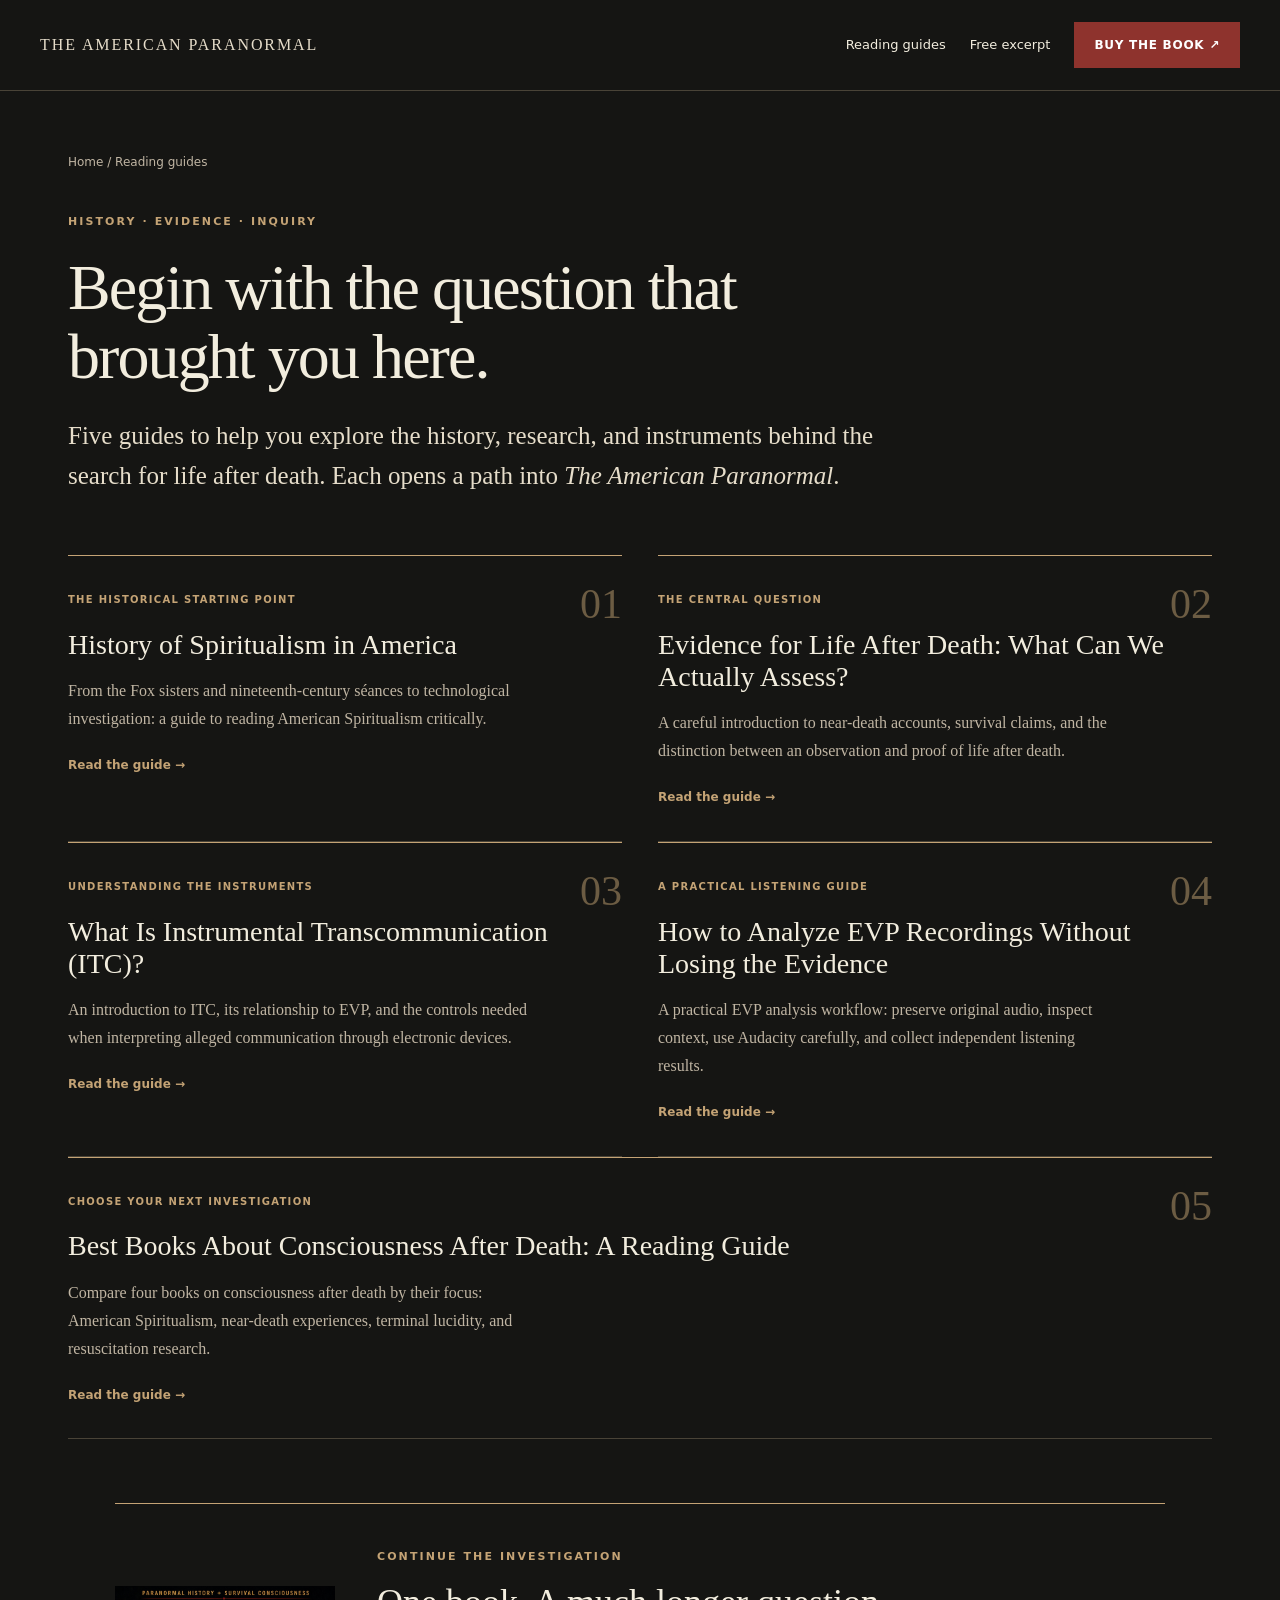
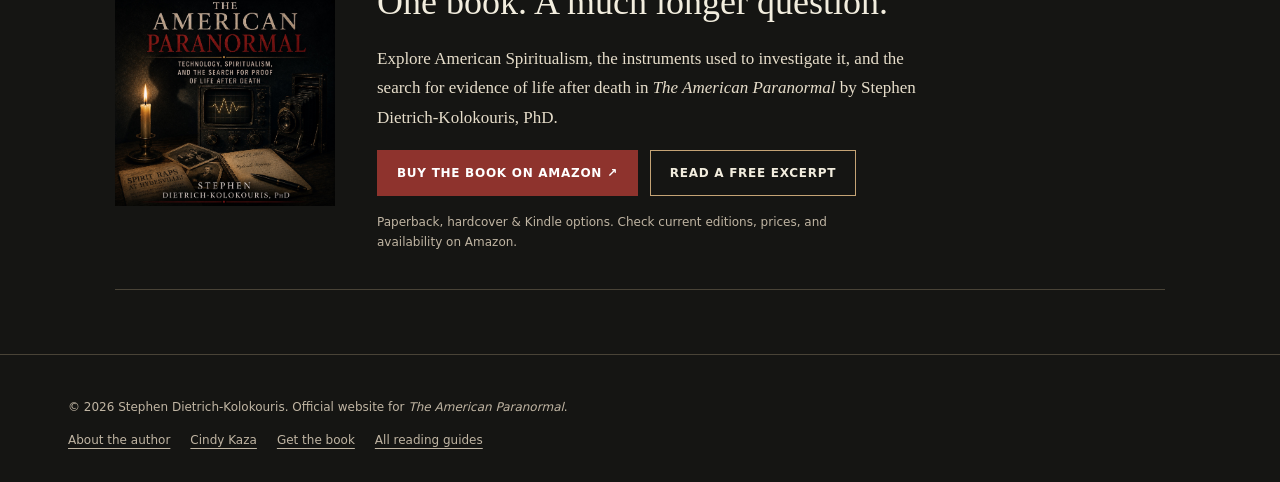
<file: guides/index.html>
<!DOCTYPE html>
<html lang="en"><head><meta charset="utf-8"/><meta content="width=device-width,initial-scale=1" name="viewport"/><title>Spiritualism &amp; Consciousness Guides | American Paranormal</title><meta content="Explore five guides to American Spiritualism, life after death, ITC, EVP analysis, and books about consciousness. Read an excerpt of The American Paranormal." name="description"/><meta content="index,follow,max-image-preview:large,max-snippet:-1,max-video-preview:-1" name="robots"/><link href="https://theamericanparanormal.com/guides/" rel="canonical"/><meta content="website" property="og:type"/><meta content="Spiritualism &amp; Consciousness Guides | American Paranormal" property="og:title"/><meta content="Explore five guides to American Spiritualism, life after death, ITC, EVP analysis, and books about consciousness. Read an excerpt of The American Paranormal." property="og:description"/><meta content="https://theamericanparanormal.com/guides/" property="og:url"/><meta content="The American Paranormal" property="og:site_name"/><meta content="https://theamericanparanormal.com/assets/editorial/american-paranormal-cover.jpg" property="og:image"/><meta content="The American Paranormal book cover" property="og:image:alt"/><meta content="summary_large_image" name="twitter:card"/><meta content="#151513" name="theme-color"/><link href="../assets/editorial/guides.css" rel="stylesheet"/><script type="application/ld+json">[{"@context":"https://schema.org","@type":"CollectionPage","name":"Reading Guides: Spiritualism, Consciousness & Paranormal Research","url":"https://theamericanparanormal.com/guides/","description":"Explore five guides to American Spiritualism, life after death, ITC, EVP analysis, and books about consciousness. Read an excerpt of The American Paranormal.","hasPart":[{"@type":"Article","headline":"History of Spiritualism in America","url":"https://theamericanparanormal.com/guides/history-of-spiritualism-in-america.html"},{"@type":"Article","headline":"Evidence for Life After Death: What Can We Actually Assess?","url":"https://theamericanparanormal.com/guides/evidence-for-life-after-death.html"},{"@type":"Article","headline":"What Is Instrumental Transcommunication (ITC)?","url":"https://theamericanparanormal.com/guides/what-is-instrumental-transcommunication.html"},{"@type":"Article","headline":"How to Analyze EVP Recordings Without Losing the Evidence","url":"https://theamericanparanormal.com/guides/how-to-analyze-evp-recordings.html"},{"@type":"Article","headline":"Best Books About Consciousness After Death: A Reading Guide","url":"https://theamericanparanormal.com/guides/best-books-about-consciousness-after-death.html"}],"@id":"https://theamericanparanormal.com/guides/#webpage","isPartOf":{"@id":"https://theamericanparanormal.com/#website"},"inLanguage":"en"},{"@context":"https://schema.org","@type":"BreadcrumbList","itemListElement":[{"@type":"ListItem","position":1,"name":"Home","item":"https://theamericanparanormal.com/"},{"@type":"ListItem","position":2,"name":"Reading guides","item":"https://theamericanparanormal.com/guides/"}]}]</script><meta content="Spiritualism &amp; Consciousness Guides | American Paranormal" name="twitter:title"/><meta content="Explore five guides to American Spiritualism, life after death, ITC, EVP analysis, and books about consciousness. Read an excerpt of The American Paranormal." name="twitter:description"/><meta content="https://theamericanparanormal.com/assets/editorial/american-paranormal-cover.jpg" name="twitter:image"/><meta content="The American Paranormal book cover" name="twitter:image:alt"/><meta content="en_US" property="og:locale"/></head><body><a class="skip-link" href="#main">Skip to content</a><header class="guide-nav"><a class="brand" href="../">The American Paranormal</a><nav aria-label="Main navigation"><a href="./">Reading guides</a><a href="../#excerpt">Free excerpt</a><a class="button primary" href="https://a.co/d/0gmGH7Vk" rel="noopener noreferrer" target="_blank">Buy the book ↗</a></nav></header><main id="main"><header class="hub-header"><nav aria-label="Breadcrumb" class="breadcrumbs"><a href="../">Home</a> / Reading guides</nav><span class="kicker">History · Evidence · Inquiry</span><h1>Begin with the question that brought you here.</h1><p class="intro">Five guides to help you explore the history, research, and instruments behind the search for life after death. Each opens a path into <em>The American Paranormal</em>.</p></header><div class="guide-grid"><a class="guide-card" href="history-of-spiritualism-in-america.html"><span class="guide-number">01</span><span class="guide-label">The historical starting point</span><h3>History of Spiritualism in America</h3><p>From the Fox sisters and nineteenth-century séances to technological investigation: a guide to reading American Spiritualism critically.</p><span class="text-link">Read the guide →</span></a><a class="guide-card" href="evidence-for-life-after-death.html"><span class="guide-number">02</span><span class="guide-label">The central question</span><h3>Evidence for Life After Death: What Can We Actually Assess?</h3><p>A careful introduction to near-death accounts, survival claims, and the distinction between an observation and proof of life after death.</p><span class="text-link">Read the guide →</span></a><a class="guide-card" href="what-is-instrumental-transcommunication.html"><span class="guide-number">03</span><span class="guide-label">Understanding the instruments</span><h3>What Is Instrumental Transcommunication (ITC)?</h3><p>An introduction to ITC, its relationship to EVP, and the controls needed when interpreting alleged communication through electronic devices.</p><span class="text-link">Read the guide →</span></a><a class="guide-card" href="how-to-analyze-evp-recordings.html"><span class="guide-number">04</span><span class="guide-label">A practical listening guide</span><h3>How to Analyze EVP Recordings Without Losing the Evidence</h3><p>A practical EVP analysis workflow: preserve original audio, inspect context, use Audacity carefully, and collect independent listening results.</p><span class="text-link">Read the guide →</span></a><a class="guide-card" href="best-books-about-consciousness-after-death.html"><span class="guide-number">05</span><span class="guide-label">Choose your next investigation</span><h3>Best Books About Consciousness After Death: A Reading Guide</h3><p>Compare four books on consciousness after death by their focus: American Spiritualism, near-death experiences, terminal lucidity, and resuscitation research.</p><span class="text-link">Read the guide →</span></a></div><aside aria-label="Explore the book" class="article-book"><img alt="The American Paranormal book cover" height="1254" loading="lazy" src="../assets/editorial/american-paranormal-cover.jpg" width="1254"/><div><span class="kicker">Continue the investigation</span><h2>One book. A much longer question.</h2><p>Explore American Spiritualism, the instruments used to investigate it, and the search for evidence of life after death in <em>The American Paranormal</em> by Stephen Dietrich-Kolokouris, PhD.</p><div class="actions"><a class="button primary" href="https://a.co/d/0gmGH7Vk" rel="noopener noreferrer" target="_blank">Buy the book on Amazon ↗</a><a class="button" href="../#excerpt">Read a free excerpt</a></div><p class="purchase-note">Paperback, hardcover &amp; Kindle options. Check current editions, prices, and availability on Amazon.</p></div></aside></main><footer class="guide-footer"><p>© 2026 Stephen Dietrich-Kolokouris. Official website for <em>The American Paranormal</em>.</p><nav aria-label="Footer"><a href="../#author">About the author</a><a href="../#collaboration">Cindy Kaza</a><a href="../#buy">Get the book</a><a href="./">All reading guides</a></nav></footer></body></html>
</file>
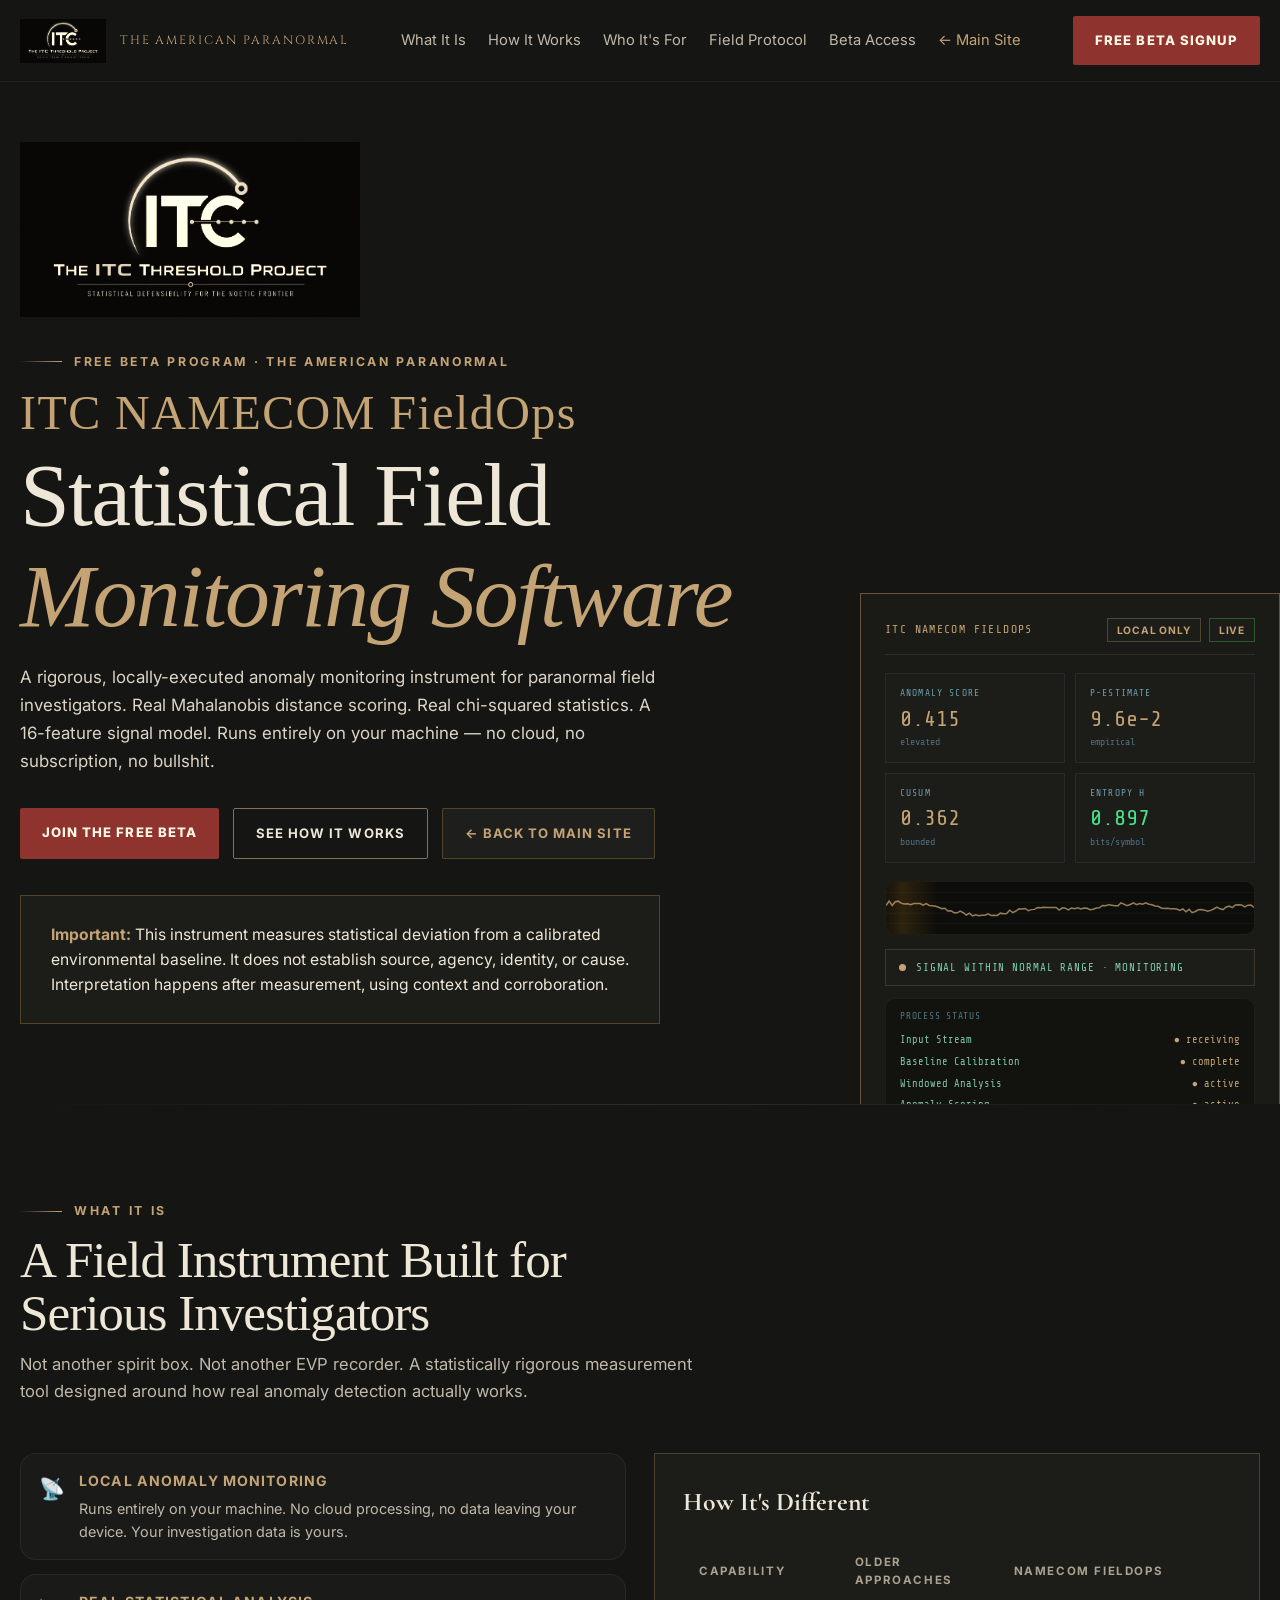
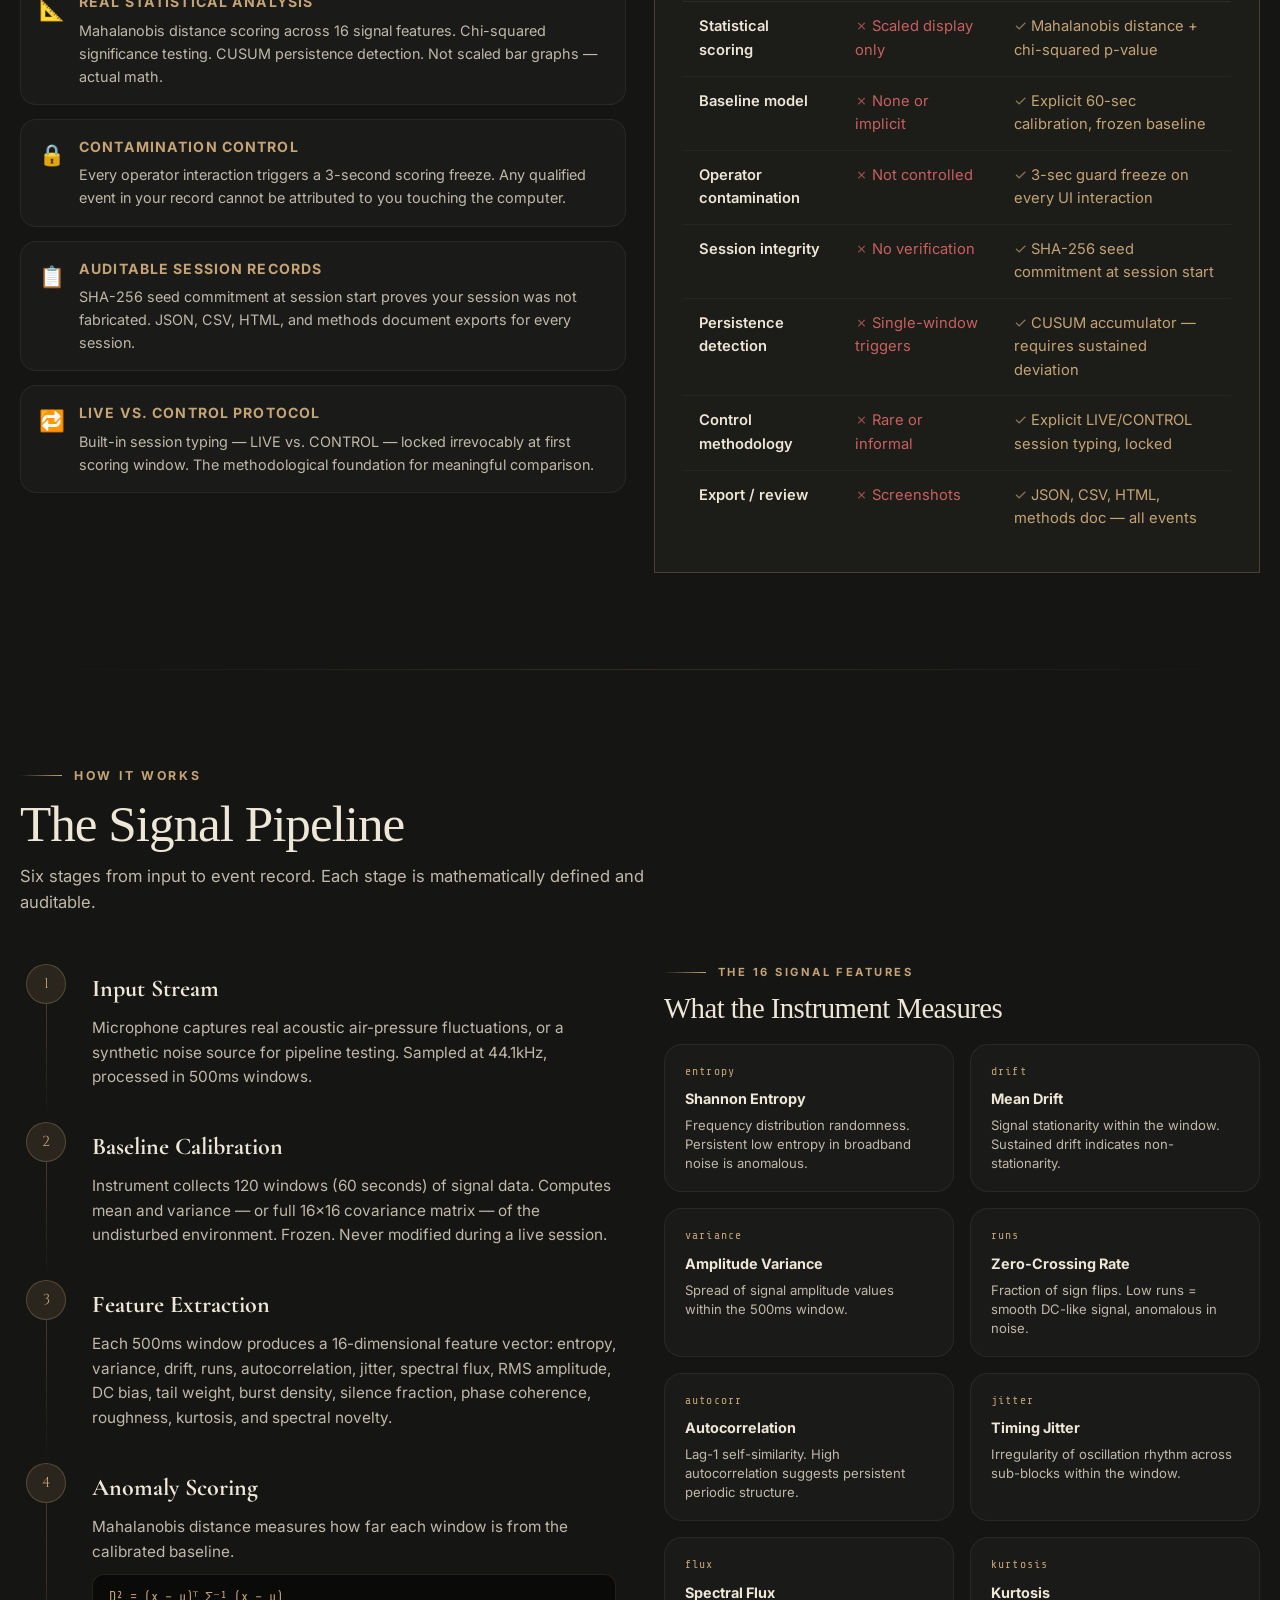
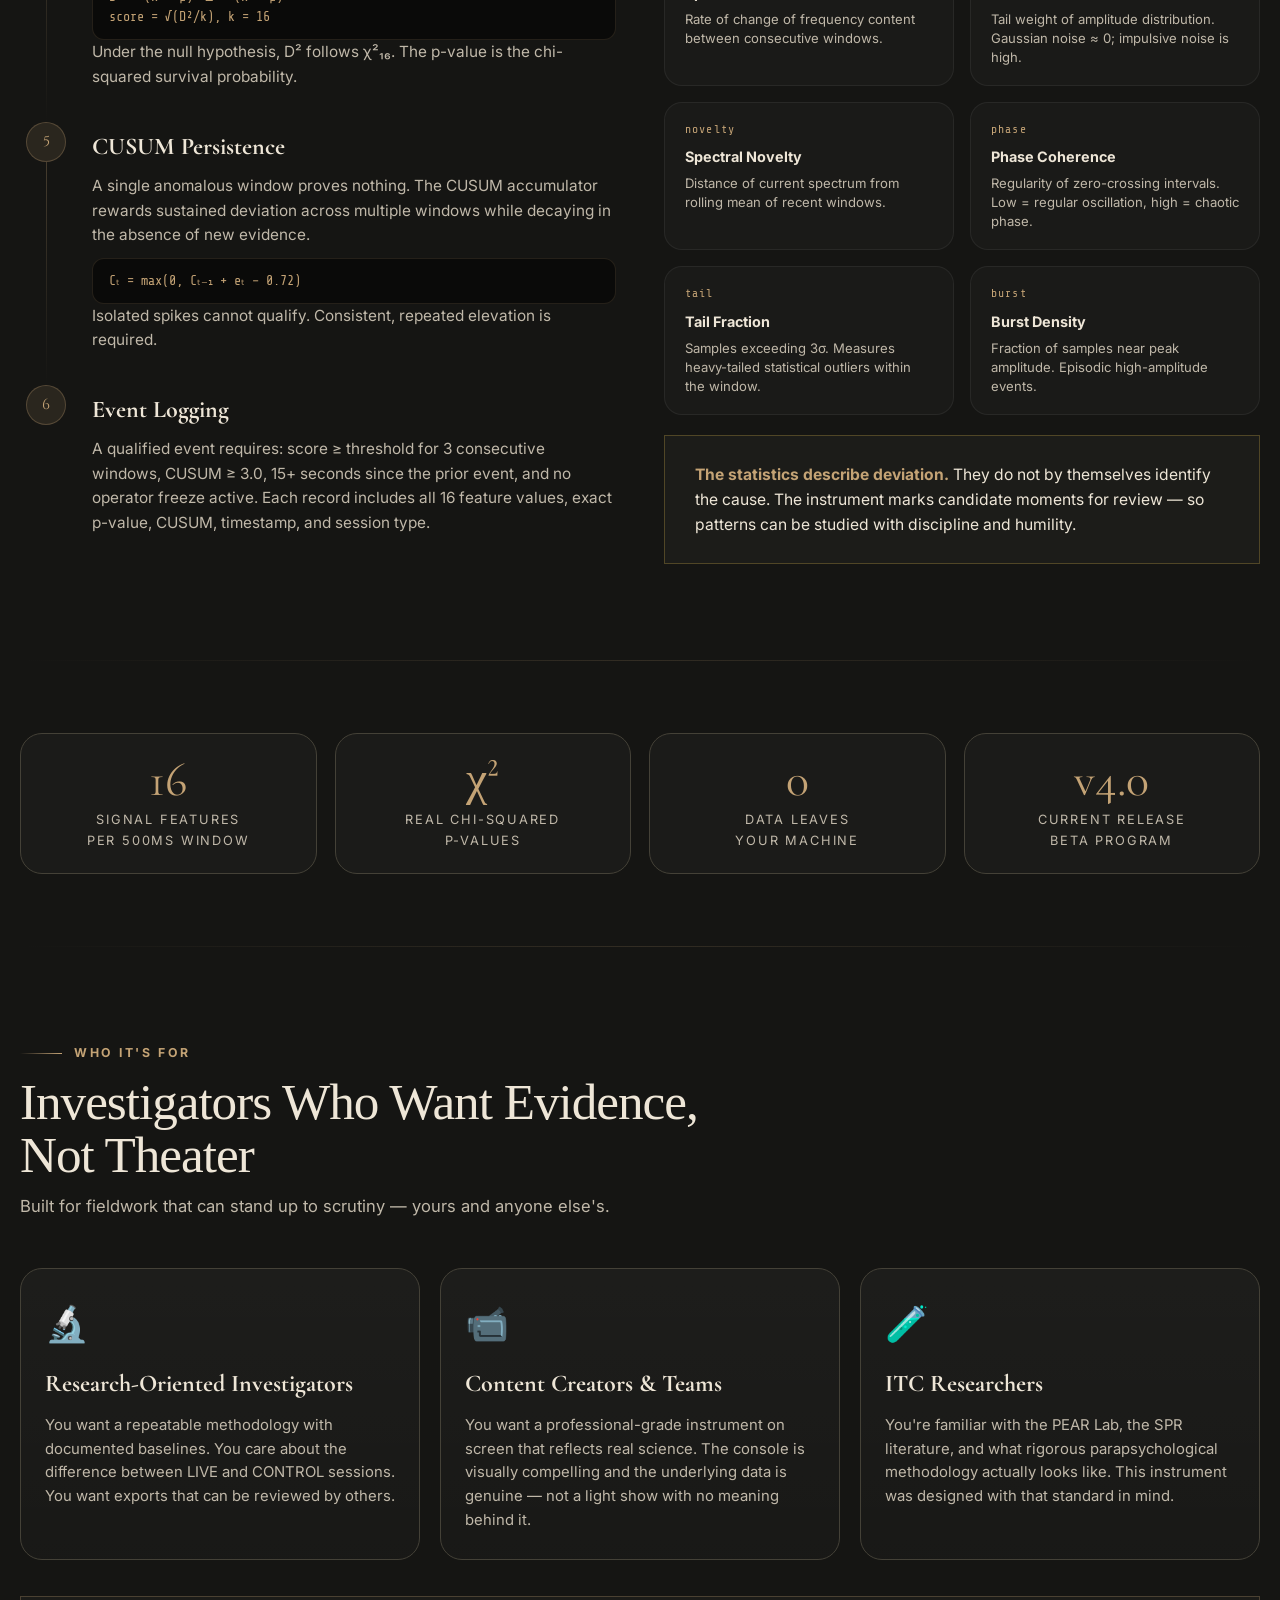
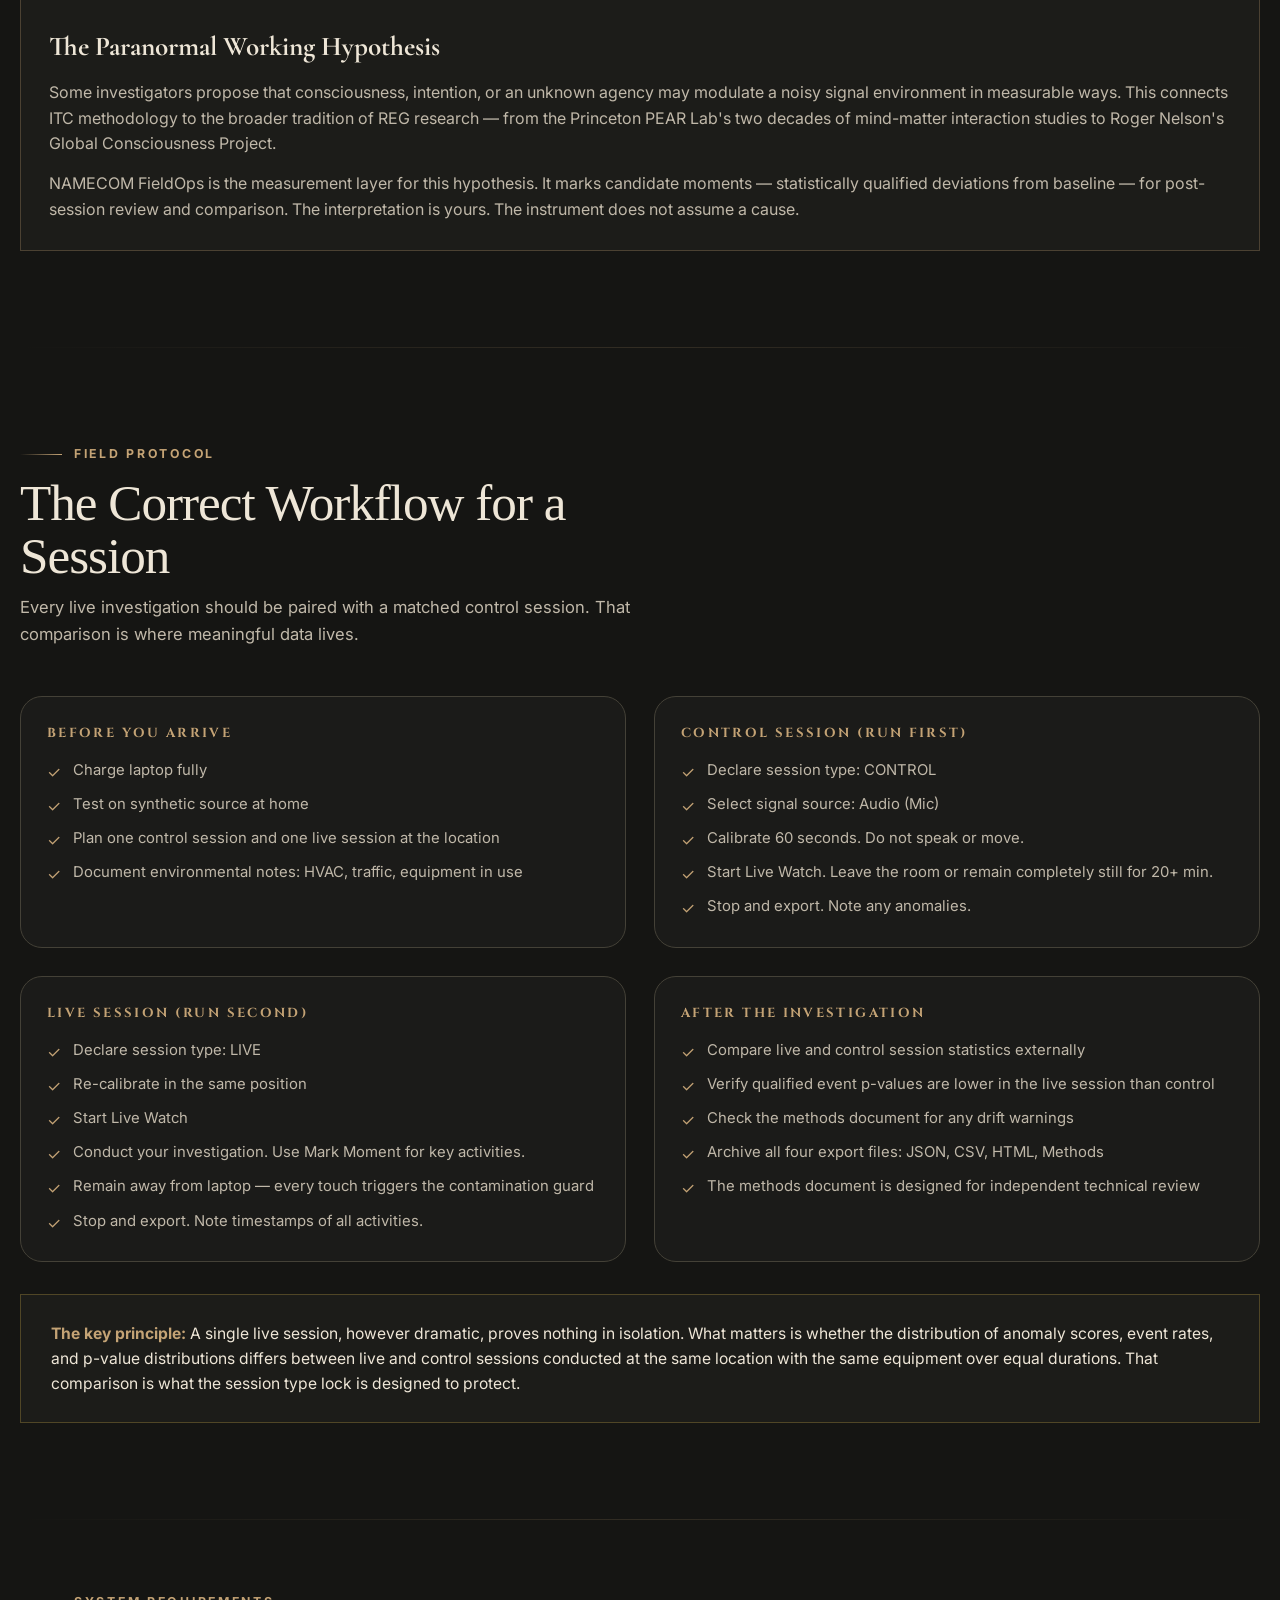
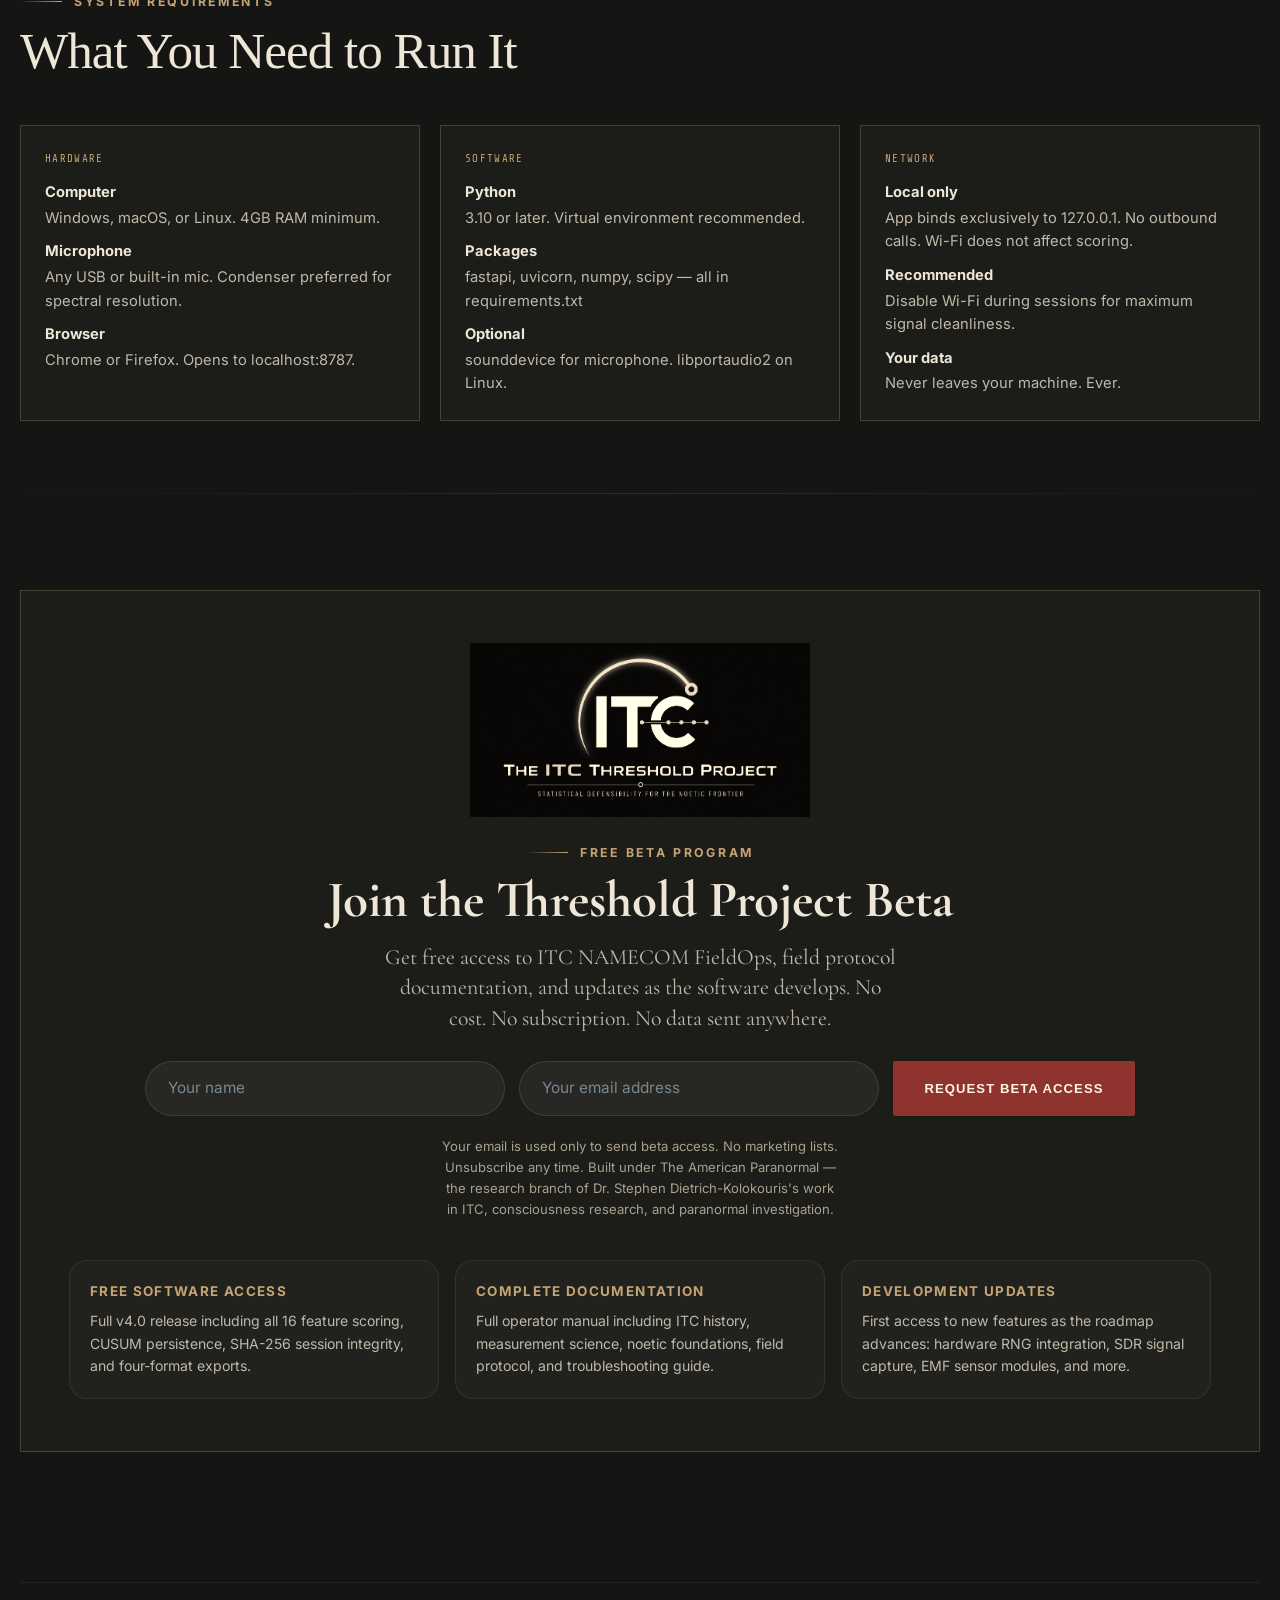
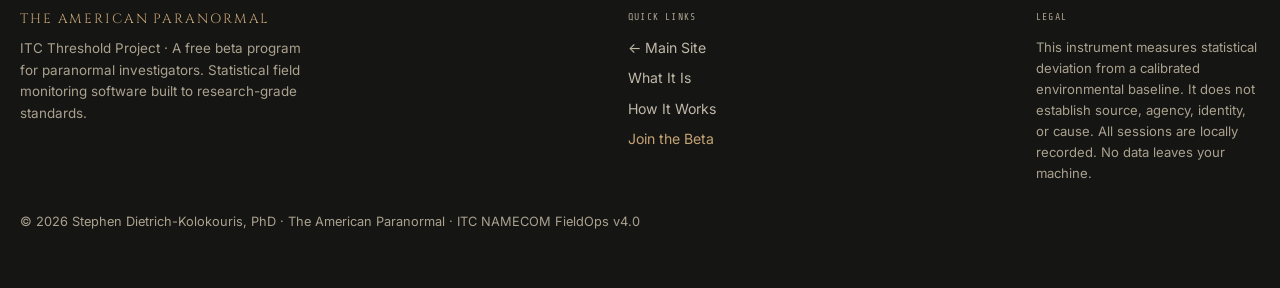
<file: itc-threshold.html>
<!DOCTYPE html>
<html lang="en">
<head>
<meta charset="utf-8"/>
<meta content="width=device-width, initial-scale=1.0" name="viewport"/>
<title>ITC Threshold Project | Paranormal Research Software</title>
<meta content="Explore ITC NAMECOM FieldOps, an experimental tool for anomaly monitoring and entropy analysis in paranormal investigation. Request free beta access." name="description"/>
<meta content="Stephen Dietrich-Kolokouris, PhD" name="author"/>
<meta content="index,follow,max-image-preview:large,max-snippet:-1,max-video-preview:-1" name="robots"/>
<link href="https://theamericanparanormal.com/itc-threshold.html" rel="canonical"/>
<meta content="website" property="og:type"/>
<meta content="ITC Threshold Project | Paranormal Research Software" property="og:title"/>
<meta content="Explore ITC NAMECOM FieldOps, an experimental tool for anomaly monitoring and entropy analysis in paranormal investigation. Request free beta access." property="og:description"/>
<meta content="https://theamericanparanormal.com/itc-threshold.html" property="og:url"/>
<meta content="https://theamericanparanormal.com/ITC-NameCom-Official_Logo.png" property="og:image"/>
<meta content="The ITC Threshold Project — Statistical Defensibility for the Noetic Frontier" property="og:image:alt"/>
<meta content="#0b0b0c" name="theme-color"/>
<link href="https://fonts.googleapis.com" rel="preconnect"/>
<link crossorigin="" href="https://fonts.gstatic.com" rel="preconnect"/>
<link href="https://fonts.googleapis.com/css2?family=Cinzel:wght@500;600;700&amp;family=Inter:wght@400;500;600;700;800&amp;family=Cormorant+Garamond:wght@500;600;700&amp;family=Share+Tech+Mono&amp;display=swap" rel="stylesheet"/>
<style>
:root {
  --bg:#0b0b0c;
  --panel:rgba(255,255,255,.045);
  --line:rgba(214,179,74,.18);
  --line-strong:rgba(214,179,74,.36);
  --gold:#d6b34a;
  --ivory:#f5efe3;
  --muted:#b4aa98;
  --muted-2:#8f8573;
  --shadow:0 18px 60px rgba(0,0,0,.42);
  --radius:24px;
  --max:1240px;
  --nav:82px;
  /* ITC accent palette */
  --cyan:#c4a375;
  --cyan-dim:rgba(196,163,117,.18);
  --cyan-line:rgba(196,163,117,.28);
  --red-dim:rgba(200,40,40,.18);
  --amber:#e8a020;
  --amber-dim:rgba(232,160,32,.18);
}

*{box-sizing:border-box} html{scroll-behavior:smooth}

body{
  margin:0; font-family:Inter,system-ui,sans-serif; color:var(--ivory);
  line-height:1.6; overflow-x:hidden;
  background:
    radial-gradient(circle at 18% 8%, rgba(196,163,117,.06), transparent 28%),
    radial-gradient(circle at 84% 14%, rgba(100,22,28,.18), transparent 24%),
    radial-gradient(circle at 50% 70%, rgba(214,179,74,.05), transparent 35%),
    linear-gradient(180deg,#0c0c0d 0%, #101013 48%, #0b0b0c 100%);
}

body::before{
  content:""; position:fixed; inset:0; pointer-events:none; opacity:.10;
  background:repeating-linear-gradient(90deg, rgba(196,163,117,.012) 0, rgba(196,163,117,.012) 1px, transparent 1px, transparent 112px);
  mask-image:linear-gradient(to bottom, rgba(0,0,0,.82), rgba(0,0,0,.05));
}

a{color:inherit; text-decoration:none}
img,video{display:block; max-width:100%}
.wrap{width:min(calc(100% - 40px), var(--max)); margin-inline:auto}

/* ── NAV ─────────────────────────────────────────────────────────── */
.nav{position:sticky; top:0; z-index:60; height:var(--nav); background:rgba(11,11,12,.78); backdrop-filter:blur(16px); border-bottom:1px solid rgba(255,255,255,.05)}
.nav-inner{height:100%; display:flex; align-items:center; justify-content:space-between; gap:24px}
.brand{font-family:Cinzel,serif; color:var(--gold); font-size:.88rem; letter-spacing:.16em; text-transform:uppercase}
.brand-sub{font-family:Cinzel,serif; color:var(--cyan); font-size:.72rem; letter-spacing:.18em; text-transform:uppercase; opacity:.8}
.nav-links{display:flex; gap:22px; flex-wrap:wrap; font-size:.92rem; color:var(--muted)}
.nav-links a:hover{color:var(--ivory)}
.btn{display:inline-block; padding:14px 22px; border-radius:999px; font-size:.82rem; font-weight:700; text-transform:uppercase; letter-spacing:.08em; border:none; cursor:pointer; transition:transform .2s ease, background .2s ease, box-shadow .2s ease}
.btn:hover{transform:translateY(-2px)}
.btn-primary{background:linear-gradient(180deg,#e3c160,#bf9428); color:#151108; box-shadow:0 10px 26px rgba(214,179,74,.24)}
.btn-cyan{background:linear-gradient(180deg,#c4a375,#9c8058); color:#04141a; box-shadow:0 10px 26px rgba(196,163,117,.28); font-weight:800}
.btn-ghost{background:transparent; border:1px solid var(--cyan-line); color:var(--cyan)}
.btn-ghost:hover{background:var(--cyan-dim)}

/* ── EYEBROW ─────────────────────────────────────────────────────── */
.eyebrow{display:inline-flex; align-items:center; gap:12px; color:var(--gold); text-transform:uppercase; letter-spacing:.22em; font-size:.77rem; font-weight:700}
.eyebrow::before{content:""; width:42px; height:1px; background:linear-gradient(90deg, transparent, var(--gold))}
.eyebrow-cyan{color:var(--cyan)}
.eyebrow-cyan::before{background:linear-gradient(90deg, transparent, var(--cyan))}

/* ── HERO ────────────────────────────────────────────────────────── */
.hero{min-height:calc(100dvh - var(--nav)); display:grid; align-items:center; padding:60px 0 80px; position:relative; overflow:hidden}

.hero-bg{position:absolute; inset:0; pointer-events:none; z-index:0}
.hero-bg::after{
  content:""; position:absolute; inset:0;
  background:
    radial-gradient(ellipse 70% 60% at 60% 40%, rgba(196,163,117,.07), transparent 60%),
    radial-gradient(ellipse 50% 50% at 20% 80%, rgba(214,179,74,.06), transparent 55%);
}

/* Scanning line animation */
.scan-line{
  position:absolute; left:0; right:0; height:1px;
  background:linear-gradient(90deg, transparent 0%, rgba(196,163,117,.4) 40%, rgba(196,163,117,.6) 50%, rgba(196,163,117,.4) 60%, transparent 100%);
  animation:scan 6s linear infinite; opacity:.5;
}
@keyframes scan{0%{top:-2px} 100%{top:100%}}

.hero-content{position:relative; z-index:1; max-width:760px}
.hero-title{margin:14px 0 18px; font-family:"Cormorant Garamond",serif; font-size:clamp(2.8rem, 7vw, 5.6rem); line-height:.92; letter-spacing:-.02em}
.hero-title .word-itc{font-family:Cinzel,serif; color:var(--cyan); font-size:clamp(1.6rem, 4vw, 3rem); display:block; letter-spacing:.22em; margin-bottom:6px}
.hero-title .word-threshold{display:block}
.hero-title .word-project{color:var(--gold); font-style:italic}

.hero-lede{max-width:58ch; color:#ddd4c6; margin:0 0 32px; font-size:1.06rem; line-height:1.65}
.hero-cta{display:flex; flex-wrap:wrap; gap:14px; margin-bottom:36px}

/* Signal display widget */
.hero-signal{
  position:absolute; right:0; top:50%; transform:translateY(-50%);
  width:min(420px, 40%);
  padding:24px; border-radius:24px;
  border:1px solid var(--cyan-line);
  background:linear-gradient(180deg, rgba(0,20,28,.82), rgba(0,10,18,.9));
  box-shadow:0 0 60px rgba(196,163,117,.1), inset 0 0 40px rgba(0,0,0,.4);
  z-index:1;
}
.console-header{display:flex; justify-content:space-between; align-items:center; margin-bottom:18px; padding-bottom:12px; border-bottom:1px solid rgba(196,163,117,.15)}
.console-title{font-family:"Share Tech Mono",monospace; font-size:.72rem; color:var(--cyan); letter-spacing:.12em; text-transform:uppercase}
.console-badges{display:flex; gap:8px}
.cbadge{padding:3px 9px; border-radius:999px; font-size:.64rem; font-weight:700; letter-spacing:.08em; text-transform:uppercase}
.cbadge-green{background:rgba(80,200,80,.15); border:1px solid rgba(80,200,80,.35); color:#c4a375}
.cbadge-blue{background:rgba(196,163,117,.1); border:1px solid rgba(196,163,117,.3); color:var(--cyan)}

.kpi-grid{display:grid; grid-template-columns:1fr 1fr; gap:10px; margin-bottom:18px}
.kpi{padding:12px 14px; border-radius:14px; background:rgba(0,0,0,.4); border:1px solid rgba(255,255,255,.06)}
.kpi-label{font-family:"Share Tech Mono",monospace; font-size:.6rem; color:#6a9eaa; text-transform:uppercase; letter-spacing:.12em; margin-bottom:6px}
.kpi-val{font-family:"Share Tech Mono",monospace; font-size:1.4rem; color:var(--cyan); line-height:1}
.kpi-sub{font-size:.62rem; color:#507080; margin-top:4px; font-family:"Share Tech Mono",monospace}
.kpi-val.amber{color:var(--amber)}
.kpi-val.normal{color:#4ae08a}

.signal-canvas{height:54px; border-radius:10px; background:rgba(0,0,0,.5); border:1px solid rgba(196,163,117,.1); overflow:hidden; position:relative; margin-bottom:14px}
.signal-canvas canvas{position:absolute; inset:0; width:100%; height:100%}

.status-bar{display:flex; align-items:center; gap:10px; padding:9px 13px; border-radius:10px; background:rgba(196,163,117,.06); border:1px solid rgba(196,163,117,.2)}
.status-dot{width:7px; height:7px; border-radius:50%; background:#4ae08a; box-shadow:0 0 6px #4ae08a; animation:pulse-dot 2s ease-in-out infinite}
@keyframes pulse-dot{0%,100%{opacity:1} 50%{opacity:.4}}
.status-text{font-family:"Share Tech Mono",monospace; font-size:.68rem; color:#7ecfaa; letter-spacing:.08em}

/* ── SECTIONS ─────────────────────────────────────────────────────── */
section{padding:96px 0; scroll-margin-top:var(--nav)}
.head{display:grid; gap:12px; margin-bottom:48px; max-width:700px}
.head h2{margin:0; font-family:"Cormorant Garamond",serif; font-size:clamp(2rem,4vw,3.2rem); line-height:1.04}
.head p{margin:0; color:var(--muted); font-size:1.04rem}

/* divider */
.divider{height:1px; background:linear-gradient(90deg, transparent, var(--cyan-line), transparent); margin:0 auto; max-width:var(--max); opacity:.6}

/* ── WHAT IT IS ───────────────────────────────────────────────────── */
.what-grid{display:grid; grid-template-columns:1fr 1fr; gap:28px; align-items:start}
.panel{padding:28px; border-radius:var(--radius); border:1px solid var(--line); box-shadow:var(--shadow); background:linear-gradient(180deg, rgba(255,255,255,.04), rgba(255,255,255,.02))}
.panel-cyan{border-color:var(--cyan-line); background:linear-gradient(180deg, rgba(0,20,28,.6), rgba(0,10,18,.4))}

.diff-list{display:grid; gap:14px; margin-top:0}
.diff-item{display:flex; gap:14px; padding:16px 18px; border-radius:16px; border:1px solid rgba(255,255,255,.06); background:rgba(255,255,255,.025); align-items:flex-start}
.diff-icon{font-size:1.3rem; flex-shrink:0; margin-top:2px}
.diff-item h4{margin:0 0 5px; font-size:.88rem; text-transform:uppercase; letter-spacing:.08em; color:var(--cyan)}
.diff-item p{margin:0; color:var(--muted); font-size:.9rem}

/* ── MATH / HOW IT WORKS ─────────────────────────────────────────── */
.pipeline{display:grid; gap:0}
.pipe-step{display:grid; grid-template-columns:52px 1fr; gap:20px; align-items:stretch}
.pipe-num{display:flex; flex-direction:column; align-items:center}
.pipe-circle{width:40px; height:40px; border-radius:50%; background:rgba(196,163,117,.12); border:1px solid var(--cyan-line); display:flex; align-items:center; justify-content:center; font-family:Cinzel,serif; font-size:.9rem; color:var(--cyan); flex-shrink:0}
.pipe-line{flex:1; width:1px; background:linear-gradient(180deg, var(--cyan-line), transparent); margin-inline:auto; min-height:28px}
.pipe-content{padding:0 0 32px}
.pipe-content h3{margin:6px 0 8px; font-family:"Cormorant Garamond",serif; font-size:1.5rem; color:var(--ivory)}
.pipe-content p{margin:0; color:var(--muted); font-size:.96rem}
.pipe-last .pipe-line{display:none}
.pipe-last .pipe-content{padding-bottom:0}

.math-box{margin-top:10px; padding:12px 16px; border-radius:12px; background:rgba(0,0,0,.5); border:1px solid rgba(196,163,117,.15); font-family:"Share Tech Mono",monospace; font-size:.84rem; color:var(--cyan); line-height:1.5}
.math-note{font-family:Inter,sans-serif; color:var(--muted-2); font-size:.8rem; margin-top:6px}

/* ── FEATURES GRID ────────────────────────────────────────────────── */
.features-grid{display:grid; grid-template-columns:repeat(4,minmax(0,1fr)); gap:16px}
.feat{padding:18px 20px; border-radius:18px; border:1px solid rgba(255,255,255,.06); background:rgba(255,255,255,.025); transition:.2s ease}
.feat:hover{transform:translateY(-3px); border-color:var(--cyan-line); background:rgba(0,20,28,.5)}
.feat-mono{font-family:"Share Tech Mono",monospace; font-size:.72rem; color:var(--cyan); letter-spacing:.1em; margin-bottom:6px}
.feat h4{margin:0 0 6px; font-size:.9rem; color:var(--ivory)}
.feat p{margin:0; color:var(--muted); font-size:.82rem; line-height:1.45}

/* ── STATS ────────────────────────────────────────────────────────── */
.stats-row{display:grid; grid-template-columns:repeat(4,minmax(0,1fr)); gap:18px}
.stat{padding:22px; border-radius:22px; border:1px solid var(--line); background:rgba(255,255,255,.024); text-align:center}
.stat-num{font-family:"Cormorant Garamond",serif; font-size:3rem; color:var(--cyan); line-height:1; display:block; margin-bottom:6px}
.stat-label{font-size:.8rem; text-transform:uppercase; letter-spacing:.14em; color:var(--muted)}

/* ── METHODOLOGY / PROTOCOL ───────────────────────────────────────── */
.protocol-grid{display:grid; grid-template-columns:1fr 1fr; gap:28px}
.protocol-block{padding:26px; border-radius:22px; border:1px solid var(--line); background:rgba(255,255,255,.025)}
.protocol-block h3{margin:0 0 16px; font-family:Cinzel,serif; font-size:.82rem; letter-spacing:.18em; text-transform:uppercase; color:var(--gold)}
.checklist{display:grid; gap:10px; padding:0; list-style:none; margin:0}
.checklist li{display:flex; gap:12px; align-items:flex-start; color:var(--muted); font-size:.93rem; line-height:1.45}
.check-icon{color:var(--cyan); flex-shrink:0; margin-top:1px; font-size:1rem}

/* ── WHO IT'S FOR ─────────────────────────────────────────────────── */
.audience-grid{display:grid; grid-template-columns:repeat(3,minmax(0,1fr)); gap:20px}
.audience-card{padding:26px 24px; border-radius:22px; border:1px solid var(--line); background:linear-gradient(180deg, rgba(255,255,255,.035), rgba(255,255,255,.015)); transition:.2s ease}
.audience-card:hover{transform:translateY(-3px); border-color:var(--line-strong)}
.audience-card .icon{font-size:2.2rem; margin-bottom:14px}
.audience-card h3{margin:0 0 10px; font-family:"Cormorant Garamond",serif; font-size:1.5rem}
.audience-card p{margin:0; color:var(--muted); font-size:.93rem}

/* ── IMPORTANT NOTE ───────────────────────────────────────────────── */
.science-note{padding:26px 30px; border-radius:22px; border:1px solid rgba(214,179,74,.28); background:linear-gradient(180deg, rgba(214,179,74,.06), rgba(0,0,0,0)); margin-top:32px}
.science-note p{margin:0; font-size:.98rem}
.science-note strong{color:var(--gold)}

/* ── BETA SIGNUP ──────────────────────────────────────────────────── */
.signup-section{padding:96px 0}
.signup-box{
  padding:52px 48px; border-radius:36px;
  border:1px solid var(--cyan-line);
  background:
    radial-gradient(ellipse 80% 60% at 50% 0%, rgba(196,163,117,.08), transparent 55%),
    linear-gradient(180deg, rgba(0,20,28,.7), rgba(0,10,18,.5));
  box-shadow:0 0 80px rgba(196,163,117,.08), var(--shadow);
  text-align:center;
}
.signup-box h2{margin:12px 0 16px; font-family:"Cormorant Garamond",serif; font-size:clamp(2.2rem,4vw,3.6rem); line-height:1}
.signup-box .sub{font-family:"Cormorant Garamond",serif; font-size:1.36rem; color:var(--muted); margin:0 auto 28px; max-width:52ch; line-height:1.4}
.signup-form{display:flex; flex-wrap:wrap; gap:14px; justify-content:center; margin-bottom:20px}
.signup-input{
  flex:1; min-width:240px; max-width:360px;
  background:rgba(255,255,255,.05); border:1px solid rgba(255,255,255,.1);
  color:var(--ivory); border-radius:999px; padding:14px 22px;
  font:inherit; font-size:.96rem; outline:none;
  transition:border-color .2s ease;
}
.signup-input:focus{border-color:var(--cyan-line)}
.signup-input::placeholder{color:#7a8890}
.signup-legal{color:var(--muted-2); font-size:.82rem; max-width:50ch; margin:0 auto}
.signup-msg{display:none; padding:12px 18px; border-radius:12px; font-size:.9rem; margin-top:14px}
.signup-msg.success{background:rgba(80,200,80,.12); border:1px solid rgba(80,200,80,.3); color:#9de0a0}
.signup-msg.error{background:rgba(200,60,60,.12); border:1px solid rgba(200,60,60,.3); color:#e09090}

.beta-perks{display:grid; grid-template-columns:repeat(3,minmax(0,1fr)); gap:16px; margin:40px 0 0; text-align:left}
.perk{padding:20px; border-radius:18px; border:1px solid rgba(255,255,255,.07); background:rgba(255,255,255,.025)}
.perk h4{margin:0 0 8px; color:var(--cyan); font-size:.84rem; text-transform:uppercase; letter-spacing:.1em}
.perk p{margin:0; color:var(--muted); font-size:.88rem}

/* ── FOOTER ───────────────────────────────────────────────────────── */
footer{padding:34px 0 56px; color:#8f856f; font-size:.9rem}
.footer-grid{display:flex; justify-content:space-between; gap:20px; flex-wrap:wrap; padding-top:26px; border-top:1px solid rgba(255,255,255,.06)}
.footer-brand{font-family:Cinzel,serif; color:var(--gold); font-size:.84rem; letter-spacing:.14em; text-transform:uppercase; display:block; margin-bottom:8px}

/* ── REVEAL ───────────────────────────────────────────────────────── */
.reveal{opacity:0; transform:translateY(18px); transition:opacity .65s ease, transform .65s ease}
.reveal.visible{opacity:1; transform:none}

/* ── LOGO MARK ────────────────────────────────────────────────────── */
.logo-mark{
  display:inline-block;
  margin-bottom:20px;
}
.logo-mark img{
  width:340px; max-width:90vw; height:auto; display:block;
  filter:drop-shadow(0 0 28px rgba(196,163,117,.35));
}
/* Hide old text elements — logo image replaces them */
.logo-mark-itc,.logo-mark-sub,.logo-mark-project{display:none}

/* ── COMPARISON TABLE ─────────────────────────────────────────────── */
.compare-table{width:100%; border-collapse:collapse; margin-top:8px}
.compare-table th{padding:12px 16px; text-align:left; font-size:.72rem; text-transform:uppercase; letter-spacing:.14em; color:var(--muted-2); border-bottom:1px solid rgba(255,255,255,.07)}
.compare-table td{padding:13px 16px; font-size:.92rem; border-bottom:1px solid rgba(255,255,255,.04); vertical-align:top}
.compare-table tr:last-child td{border-bottom:none}
.compare-table td:first-child{color:var(--ivory); font-weight:600}
.compare-table .old{color:#c86060}
.compare-table .new{color:#c4a375}
.compare-table .new::before{content:"✓ "; opacity:.7}
.compare-table .old::before{content:"✗ "; opacity:.7}

/* ── RESPONSIVE ───────────────────────────────────────────────────── */

/* Hamburger */
.nav-hamburger{display:none; flex-direction:column; justify-content:space-between; width:26px; height:18px; background:none; border:none; cursor:pointer; padding:0; flex-shrink:0; z-index:70}
.nav-hamburger span{display:block; width:100%; height:2px; background:var(--ivory); border-radius:2px; transition:transform .25s ease, opacity .25s ease}
.nav-hamburger.open span:nth-child(1){transform:translateY(8px) rotate(45deg)}
.nav-hamburger.open span:nth-child(2){opacity:0}
.nav-hamburger.open span:nth-child(3){transform:translateY(-8px) rotate(-45deg)}

@media(max-width:1100px){
  .what-grid,.protocol-grid{grid-template-columns:1fr}
  .hero-signal{display:none}
  .hero-content{max-width:100%}
  .how-it-works > .wrap > div[style*="grid-template-columns"]{display:block}
}
@media(max-width:860px){
  .nav-hamburger{display:flex}
  .nav-links{
    display:none; position:absolute; top:var(--nav); left:0; right:0;
    flex-direction:column; background:rgba(11,11,12,.97);
    backdrop-filter:blur(20px); border-bottom:1px solid rgba(196,163,117,.15);
    padding:16px 20px; gap:0; z-index:59;
  }
  .nav-links.open{display:flex}
  .nav-links a{padding:12px 0; border-bottom:1px solid rgba(255,255,255,.05); font-size:1rem; color:var(--ivory)}
  .nav-links a:last-child{border-bottom:none}
  .nav-inner{flex-wrap:nowrap; gap:12px; position:relative}
  /* Hide the CTA button in nav on mobile — signup is in page */
  .nav > .wrap > .nav-inner > .btn-cyan{display:none}

  .features-grid{grid-template-columns:1fr 1fr}
  .stats-row,.beta-perks,.audience-grid{grid-template-columns:1fr}
  section{padding:64px 0}
  .signup-box{padding:32px 20px}
  .hero{padding:40px 0 60px; min-height:auto}
  .hero-title{font-size:clamp(2.2rem,8vw,3.6rem)}
  .hero-lede{font-size:.98rem}
  .hero-cta{flex-direction:column; align-items:flex-start; gap:10px}
  .hero-cta .btn{width:100%; text-align:center; padding:15px 20px}
  .logo-mark img{width:min(280px, 80vw)}
  .protocol-grid{grid-template-columns:1fr}
  .signup-form{flex-direction:column}
  .signup-input{min-width:unset; max-width:100%; width:100%}
  .signup-form .btn-cyan{width:100%; text-align:center}
  /* Compare table scrollable on mobile */
  .panel-cyan{overflow-x:auto; -webkit-overflow-scrolling:touch}
  .compare-table{min-width:520px}
  /* Pipeline two-col becomes single */
  #how-it-works .wrap > div{grid-template-columns:1fr !important; display:block !important}
  #how-it-works .wrap > div > div + div{margin-top:48px}
}
@media(max-width:640px){
  .wrap{width:min(calc(100% - 20px), var(--max))}
  .features-grid{grid-template-columns:1fr}
  .kpi-grid{grid-template-columns:1fr 1fr}
  .stats-row{grid-template-columns:1fr 1fr}
  .beta-perks{grid-template-columns:1fr}
  .audience-grid{grid-template-columns:1fr}
  .footer-grid{flex-direction:column; gap:28px}
  .science-note{padding:18px 16px}
  .signup-box{padding:28px 16px}
  .head h2{font-size:clamp(1.7rem,6vw,2.4rem)}
  .itc-console .kpi-grid{grid-template-columns:1fr 1fr}
  /* Nav logo smaller */
  .nav-inner img{height:36px !important}
}
@media(min-width:861px){
  /* Ensure desktop nav CTA is visible */
  .nav > .wrap > .nav-inner > .btn-cyan{display:inline-block}
}
</style>
<style>
:root{--bg:#151513;--ivory:#eee6d7;--gold:#c4a375;--muted:#c0b8a9;--muted-2:#aaa18f;--line:#444137;--line-strong:#807057;--shadow:none;--radius:0px;--cyan:#c4a375}
body{background:#151513}body::before,.hero-bg,.scan-line{display:none}
.nav{background:#151513}.nav img,.logo-mark img,.signup-logo img{filter:grayscale(1) sepia(.5)!important}
.hero-title{font-family:Georgia,serif;line-height:1.12;font-weight:400}.hero-title .word-itc{font-family:Georgia,serif;letter-spacing:.03em;font-weight:400}
.hero-signal,.panel,.panel-cyan,.feature-card,.step,.science-note,.signup-box,.req-card,.kpi,.wave-wrap,.cbadge,.pill,.field,.status-bar,details{border-radius:0!important;box-shadow:none!important;background:#1c1c19}
.btn,.btn-cyan,.btn-primary{border-radius:2px;box-shadow:none;background:#8e332d;color:#fff5e5}
.btn-ghost{background:none;border:1px solid #827159;color:var(--ivory)}
.hero-signal{background:#1a1b16;border-color:#65543e}.head h2{font-family:Georgia,serif;font-weight:400;letter-spacing:-.02em}
.reveal{opacity:1;transform:none}.status-dot{box-shadow:none;animation:none;background:var(--gold)}
:focus-visible{outline:2px solid #c4a375;outline-offset:4px}
@media(prefers-reduced-motion:reduce){html{scroll-behavior:auto}*,*::before,*::after{animation:none!important;transition:none!important}}
</style>
<meta content="ITC Threshold Project | Paranormal Research Software" name="twitter:title"/><meta content="Explore ITC NAMECOM FieldOps, an experimental tool for anomaly monitoring and entropy analysis in paranormal investigation. Request free beta access." name="twitter:description"/><meta content="summary_large_image" name="twitter:card"/><meta content="https://theamericanparanormal.com/ITC-NameCom-Official_Logo.png" name="twitter:image"/><meta content="The ITC Threshold Project — Statistical Defensibility for the Noetic Frontier" name="twitter:image:alt"/><meta content="en_US" property="og:locale"/><meta content="The American Paranormal" property="og:site_name"/><script type="application/ld+json">[{"@context":"https://schema.org","@type":"WebPage","name":"ITC Threshold Project | Paranormal Research Software","url":"https://theamericanparanormal.com/itc-threshold.html","description":"Explore ITC NAMECOM FieldOps, an experimental tool for anomaly monitoring and entropy analysis in paranormal investigation. Request free beta access.","@id":"https://theamericanparanormal.com/itc-threshold.html#webpage","isPartOf":{"@id":"https://theamericanparanormal.com/#website"},"inLanguage":"en"}]</script></head>
<body>

<!-- ── NAV ──────────────────────────────────────────────────────────── -->
<header class="nav">
  <div class="wrap nav-inner">
    <div style="display:flex; align-items:center; gap:14px; flex-shrink:0">
      <a href="itc-threshold.html" style="display:block; line-height:0">
        <img alt="ITC Threshold Project" decoding="async" height="899" loading="eager" src="ITC-NameCom-Official_Logo.png" style="height:44px; width:auto; filter:drop-shadow(0 0 8px rgba(196,163,117,.4))" width="1750"/>
      </a>
      <a class="brand" href="./" style="font-size:.76rem">The American Paranormal</a>
    </div>
    <nav class="nav-links" id="navLinks">
      <a href="#what-it-is">What It Is</a>
      <a href="#how-it-works">How It Works</a>
      <a href="#who">Who It's For</a>
      <a href="#protocol">Field Protocol</a>
      <a href="#signup">Beta Access</a>
      <a href="./" style="color:var(--gold)">← Main Site</a>
    </nav>
    <div style="display:flex; align-items:center; gap:12px; flex-shrink:0">
      <a class="btn btn-cyan" href="#signup" style="white-space:nowrap">Free Beta Signup</a>
      <button class="nav-hamburger" id="navHamburger" aria-label="Open navigation menu" aria-expanded="false">
        <span></span><span></span><span></span>
      </button>
    </div>
  </div>
</header>

<main>

<!-- ── HERO ─────────────────────────────────────────────────────────── -->
<section class="hero" id="top">
  <div class="hero-bg"><div class="scan-line"></div></div>
  <div class="wrap">
    <div class="hero-content reveal">

      <div class="logo-mark">
        <img alt="The ITC Threshold Project — Statistical Defensibility for the Noetic Frontier" decoding="async" height="899" loading="lazy" src="ITC-NameCom-Official_Logo.png" width="1750"/>
      </div>

      <span class="eyebrow eyebrow-cyan">Free Beta Program · The American Paranormal</span>
      <h1 class="hero-title">
        <span class="word-itc">ITC NAMECOM FieldOps</span>
        <span class="word-threshold">Statistical Field</span>
        <span class="word-project">Monitoring Software</span>
      </h1>

      <p class="hero-lede">
        A rigorous, locally-executed anomaly monitoring instrument for paranormal field investigators.
        Real Mahalanobis distance scoring. Real chi-squared statistics. A 16-feature signal model.
        Runs entirely on your machine — no cloud, no subscription, no bullshit.
      </p>

      <div class="hero-cta">
        <a class="btn btn-cyan" href="#signup">Join the Free Beta</a>
        <a class="btn btn-ghost" href="#how-it-works">See How It Works</a>
        <a class="btn" style="background:rgba(255,255,255,.04); border:1px solid rgba(214,179,74,.28); color:var(--gold)" href="./">← Back to Main Site</a>
      </div>

      <div class="science-note" style="margin-top:0; max-width:64ch">
        <p><strong>Important:</strong> This instrument measures statistical deviation from a calibrated environmental baseline. It does not establish source, agency, identity, or cause. Interpretation happens after measurement, using context and corroboration.</p>
      </div>
    </div>

    <!-- Simulated Console Widget -->
    <div class="hero-signal reveal">
      <div class="console-header">
        <span class="console-title">ITC NAMECOM FieldOps</span>
        <div class="console-badges">
          <span class="cbadge cbadge-blue">LOCAL ONLY</span>
          <span class="cbadge cbadge-green">LIVE</span>
        </div>
      </div>

      <div class="kpi-grid">
        <div class="kpi">
          <div class="kpi-label">Anomaly Score</div>
          <div class="kpi-val" id="scoreVal">0.842</div>
          <div class="kpi-sub">elevated</div>
        </div>
        <div class="kpi">
          <div class="kpi-label">p-Estimate</div>
          <div class="kpi-val amber" id="pVal">1.2e-04</div>
          <div class="kpi-sub">empirical</div>
        </div>
        <div class="kpi">
          <div class="kpi-label">CUSUM</div>
          <div class="kpi-val" id="cusumVal">0.176</div>
          <div class="kpi-sub">bounded</div>
        </div>
        <div class="kpi">
          <div class="kpi-label">Entropy H</div>
          <div class="kpi-val normal" id="entropyVal">0.913</div>
          <div class="kpi-sub">bits/symbol</div>
        </div>
      </div>

      <div class="signal-canvas">
        <canvas id="signalCanvas"></canvas>
      </div>

      <div class="status-bar">
        <div class="status-dot"></div>
        <span class="status-text" id="statusText">SIGNAL WITHIN NORMAL RANGE · MONITORING</span>
      </div>

      <div style="margin-top:12px; padding:10px 14px; border-radius:10px; border:1px solid rgba(255,255,255,.05); background:rgba(0,0,0,.3)">
        <div style="font-family:'Share Tech Mono',monospace; font-size:.6rem; color:#507880; letter-spacing:.08em; margin-bottom:8px">PROCESS STATUS</div>
        <div style="display:grid; gap:5px; font-family:'Share Tech Mono',monospace; font-size:.65rem">
          <div style="display:flex; justify-content:space-between; color:#7ec8aa">
            <span>Input Stream</span><span style="color:#c4a375">● receiving</span>
          </div>
          <div style="display:flex; justify-content:space-between; color:#7ec8aa">
            <span>Baseline Calibration</span><span style="color:#c4a375">● complete</span>
          </div>
          <div style="display:flex; justify-content:space-between; color:#7ec8aa">
            <span>Windowed Analysis</span><span style="color:#c4a375">● active</span>
          </div>
          <div style="display:flex; justify-content:space-between; color:#7ec8aa">
            <span>Anomaly Scoring</span><span style="color:#c4a375">● active</span>
          </div>
          <div style="display:flex; justify-content:space-between; color:#7ec8aa">
            <span>GUARD</span><span style="color:#c4a375">● READY</span>
          </div>
        </div>
      </div>
    </div>
  </div>
</section>

<div class="divider"></div>

<!-- ── WHAT IT IS ─────────────────────────────────────────────────── -->
<section id="what-it-is">
  <div class="wrap">
    <div class="head reveal">
      <span class="eyebrow eyebrow-cyan">What It Is</span>
      <h2>A Field Instrument Built for Serious Investigators</h2>
      <p>Not another spirit box. Not another EVP recorder. A statistically rigorous measurement tool designed around how real anomaly detection actually works.</p>
    </div>

    <div class="what-grid">
      <div class="reveal">
        <div class="diff-list">
          <div class="diff-item">
            <div class="diff-icon">📡</div>
            <div>
              <h4>Local Anomaly Monitoring</h4>
              <p>Runs entirely on your machine. No cloud processing, no data leaving your device. Your investigation data is yours.</p>
            </div>
          </div>
          <div class="diff-item">
            <div class="diff-icon">📐</div>
            <div>
              <h4>Real Statistical Analysis</h4>
              <p>Mahalanobis distance scoring across 16 signal features. Chi-squared significance testing. CUSUM persistence detection. Not scaled bar graphs — actual math.</p>
            </div>
          </div>
          <div class="diff-item">
            <div class="diff-icon">🔒</div>
            <div>
              <h4>Contamination Control</h4>
              <p>Every operator interaction triggers a 3-second scoring freeze. Any qualified event in your record cannot be attributed to you touching the computer.</p>
            </div>
          </div>
          <div class="diff-item">
            <div class="diff-icon">📋</div>
            <div>
              <h4>Auditable Session Records</h4>
              <p>SHA-256 seed commitment at session start proves your session was not fabricated. JSON, CSV, HTML, and methods document exports for every session.</p>
            </div>
          </div>
          <div class="diff-item">
            <div class="diff-icon">🔁</div>
            <div>
              <h4>Live vs. Control Protocol</h4>
              <p>Built-in session typing — LIVE vs. CONTROL — locked irrevocably at first scoring window. The methodological foundation for meaningful comparison.</p>
            </div>
          </div>
        </div>
      </div>

      <div class="reveal">
        <div class="panel panel-cyan">
          <h3 style="margin:0 0 18px; font-family:'Cormorant Garamond',serif; font-size:1.6rem">How It's Different</h3>
          <table class="compare-table">
            <thead>
              <tr>
                <th>Capability</th>
                <th>Older Approaches</th>
                <th>NAMECOM FieldOps</th>
              </tr>
            </thead>
            <tbody>
              <tr>
                <td>Statistical scoring</td>
                <td class="old">Scaled display only</td>
                <td class="new">Mahalanobis distance + chi-squared p-value</td>
              </tr>
              <tr>
                <td>Baseline model</td>
                <td class="old">None or implicit</td>
                <td class="new">Explicit 60-sec calibration, frozen baseline</td>
              </tr>
              <tr>
                <td>Operator contamination</td>
                <td class="old">Not controlled</td>
                <td class="new">3-sec guard freeze on every UI interaction</td>
              </tr>
              <tr>
                <td>Session integrity</td>
                <td class="old">No verification</td>
                <td class="new">SHA-256 seed commitment at session start</td>
              </tr>
              <tr>
                <td>Persistence detection</td>
                <td class="old">Single-window triggers</td>
                <td class="new">CUSUM accumulator — requires sustained deviation</td>
              </tr>
              <tr>
                <td>Control methodology</td>
                <td class="old">Rare or informal</td>
                <td class="new">Explicit LIVE/CONTROL session typing, locked</td>
              </tr>
              <tr>
                <td>Export / review</td>
                <td class="old">Screenshots</td>
                <td class="new">JSON, CSV, HTML, methods doc — all events</td>
              </tr>
            </tbody>
          </table>
        </div>
      </div>
    </div>
  </div>
</section>

<div class="divider"></div>

<!-- ── HOW IT WORKS ───────────────────────────────────────────────── -->
<section id="how-it-works">
  <div class="wrap">
    <div class="head reveal">
      <span class="eyebrow eyebrow-cyan">How It Works</span>
      <h2>The Signal Pipeline</h2>
      <p>Six stages from input to event record. Each stage is mathematically defined and auditable.</p>
    </div>

    <div style="display:grid; grid-template-columns:1fr 1fr; gap:48px; align-items:start">
      <div class="pipeline reveal">
        <div class="pipe-step">
          <div class="pipe-num"><div class="pipe-circle">1</div><div class="pipe-line"></div></div>
          <div class="pipe-content">
            <h3>Input Stream</h3>
            <p>Microphone captures real acoustic air-pressure fluctuations, or a synthetic noise source for pipeline testing. Sampled at 44.1kHz, processed in 500ms windows.</p>
          </div>
        </div>
        <div class="pipe-step">
          <div class="pipe-num"><div class="pipe-circle">2</div><div class="pipe-line"></div></div>
          <div class="pipe-content">
            <h3>Baseline Calibration</h3>
            <p>Instrument collects 120 windows (60 seconds) of signal data. Computes mean and variance — or full 16×16 covariance matrix — of the undisturbed environment. Frozen. Never modified during a live session.</p>
          </div>
        </div>
        <div class="pipe-step">
          <div class="pipe-num"><div class="pipe-circle">3</div><div class="pipe-line"></div></div>
          <div class="pipe-content">
            <h3>Feature Extraction</h3>
            <p>Each 500ms window produces a 16-dimensional feature vector: entropy, variance, drift, runs, autocorrelation, jitter, spectral flux, RMS amplitude, DC bias, tail weight, burst density, silence fraction, phase coherence, roughness, kurtosis, and spectral novelty.</p>
          </div>
        </div>
        <div class="pipe-step">
          <div class="pipe-num"><div class="pipe-circle">4</div><div class="pipe-line"></div></div>
          <div class="pipe-content">
            <h3>Anomaly Scoring</h3>
            <p>Mahalanobis distance measures how far each window is from the calibrated baseline.</p>
            <div class="math-box">D² = (x − μ)ᵀ Σ⁻¹ (x − μ)<br>score = √(D²/k), k = 16</div>
            <p class="math-note">Under the null hypothesis, D² follows χ²₁₆. The p-value is the chi-squared survival probability.</p>
          </div>
        </div>
        <div class="pipe-step">
          <div class="pipe-num"><div class="pipe-circle">5</div><div class="pipe-line"></div></div>
          <div class="pipe-content">
            <h3>CUSUM Persistence</h3>
            <p>A single anomalous window proves nothing. The CUSUM accumulator rewards sustained deviation across multiple windows while decaying in the absence of new evidence.</p>
            <div class="math-box">Cₜ = max(0, Cₜ₋₁ + eₜ − 0.72)</div>
            <p class="math-note">Isolated spikes cannot qualify. Consistent, repeated elevation is required.</p>
          </div>
        </div>
        <div class="pipe-step pipe-last">
          <div class="pipe-num"><div class="pipe-circle">6</div><div class="pipe-line"></div></div>
          <div class="pipe-content">
            <h3>Event Logging</h3>
            <p>A qualified event requires: score ≥ threshold for 3 consecutive windows, CUSUM ≥ 3.0, 15+ seconds since the prior event, and no operator freeze active. Each record includes all 16 feature values, exact p-value, CUSUM, timestamp, and session type.</p>
          </div>
        </div>
      </div>

      <div style="display:grid; gap:20px">
        <div class="reveal">
          <div class="head" style="margin-bottom:20px">
            <span class="eyebrow eyebrow-cyan" style="font-size:.7rem">The 16 Signal Features</span>
            <h2 style="font-size:1.8rem">What the Instrument Measures</h2>
          </div>
          <div class="features-grid" style="grid-template-columns:1fr 1fr">
            <div class="feat"><div class="feat-mono">entropy</div><h4>Shannon Entropy</h4><p>Frequency distribution randomness. Persistent low entropy in broadband noise is anomalous.</p></div>
            <div class="feat"><div class="feat-mono">drift</div><h4>Mean Drift</h4><p>Signal stationarity within the window. Sustained drift indicates non-stationarity.</p></div>
            <div class="feat"><div class="feat-mono">variance</div><h4>Amplitude Variance</h4><p>Spread of signal amplitude values within the 500ms window.</p></div>
            <div class="feat"><div class="feat-mono">runs</div><h4>Zero-Crossing Rate</h4><p>Fraction of sign flips. Low runs = smooth DC-like signal, anomalous in noise.</p></div>
            <div class="feat"><div class="feat-mono">autocorr</div><h4>Autocorrelation</h4><p>Lag-1 self-similarity. High autocorrelation suggests persistent periodic structure.</p></div>
            <div class="feat"><div class="feat-mono">jitter</div><h4>Timing Jitter</h4><p>Irregularity of oscillation rhythm across sub-blocks within the window.</p></div>
            <div class="feat"><div class="feat-mono">flux</div><h4>Spectral Flux</h4><p>Rate of change of frequency content between consecutive windows.</p></div>
            <div class="feat"><div class="feat-mono">kurtosis</div><h4>Kurtosis</h4><p>Tail weight of amplitude distribution. Gaussian noise ≈ 0; impulsive noise is high.</p></div>
            <div class="feat"><div class="feat-mono">novelty</div><h4>Spectral Novelty</h4><p>Distance of current spectrum from rolling mean of recent windows.</p></div>
            <div class="feat"><div class="feat-mono">phase</div><h4>Phase Coherence</h4><p>Regularity of zero-crossing intervals. Low = regular oscillation, high = chaotic phase.</p></div>
            <div class="feat"><div class="feat-mono">tail</div><h4>Tail Fraction</h4><p>Samples exceeding 3σ. Measures heavy-tailed statistical outliers within the window.</p></div>
            <div class="feat"><div class="feat-mono">burst</div><h4>Burst Density</h4><p>Fraction of samples near peak amplitude. Episodic high-amplitude events.</p></div>
          </div>
          <div class="science-note" style="margin-top:20px">
            <p><strong>The statistics describe deviation.</strong> They do not by themselves identify the cause. The instrument marks candidate moments for review — so patterns can be studied with discipline and humility.</p>
          </div>
        </div>
      </div>
    </div>
  </div>
</section>

<div class="divider"></div>

<!-- ── STATS ──────────────────────────────────────────────────────── -->
<section style="padding:72px 0">
  <div class="wrap">
    <div class="stats-row reveal">
      <div class="stat">
        <span class="stat-num">16</span>
        <div class="stat-label">Signal Features<br>per 500ms Window</div>
      </div>
      <div class="stat">
        <span class="stat-num">χ²</span>
        <div class="stat-label">Real Chi-Squared<br>p-Values</div>
      </div>
      <div class="stat">
        <span class="stat-num">0</span>
        <div class="stat-label">Data Leaves<br>Your Machine</div>
      </div>
      <div class="stat">
        <span class="stat-num">v4.0</span>
        <div class="stat-label">Current Release<br>Beta Program</div>
      </div>
    </div>
  </div>
</section>

<div class="divider"></div>

<!-- ── WHO IT'S FOR ───────────────────────────────────────────────── -->
<section id="who">
  <div class="wrap">
    <div class="head reveal">
      <span class="eyebrow eyebrow-cyan">Who It's For</span>
      <h2>Investigators Who Want Evidence, Not Theater</h2>
      <p>Built for fieldwork that can stand up to scrutiny — yours and anyone else's.</p>
    </div>

    <div class="audience-grid reveal">
      <div class="audience-card">
        <div class="icon">🔬</div>
        <h3>Research-Oriented Investigators</h3>
        <p>You want a repeatable methodology with documented baselines. You care about the difference between LIVE and CONTROL sessions. You want exports that can be reviewed by others.</p>
      </div>
      <div class="audience-card">
        <div class="icon">📹</div>
        <h3>Content Creators & Teams</h3>
        <p>You want a professional-grade instrument on screen that reflects real science. The console is visually compelling and the underlying data is genuine — not a light show with no meaning behind it.</p>
      </div>
      <div class="audience-card">
        <div class="icon">🧪</div>
        <h3>ITC Researchers</h3>
        <p>You're familiar with the PEAR Lab, the SPR literature, and what rigorous parapsychological methodology actually looks like. This instrument was designed with that standard in mind.</p>
      </div>
    </div>

    <div style="margin-top:36px" class="reveal">
      <div class="panel panel-cyan">
        <h3 style="margin:0 0 12px; font-family:'Cormorant Garamond',serif; font-size:1.7rem">The Paranormal Working Hypothesis</h3>
        <p style="color:var(--muted); margin:0 0 14px">Some investigators propose that consciousness, intention, or an unknown agency may modulate a noisy signal environment in measurable ways. This connects ITC methodology to the broader tradition of REG research — from the Princeton PEAR Lab's two decades of mind-matter interaction studies to Roger Nelson's Global Consciousness Project.</p>
        <p style="color:var(--muted); margin:0">NAMECOM FieldOps is the measurement layer for this hypothesis. It marks candidate moments — statistically qualified deviations from baseline — for post-session review and comparison. The interpretation is yours. The instrument does not assume a cause.</p>
      </div>
    </div>
  </div>
</section>

<div class="divider"></div>

<!-- ── FIELD PROTOCOL ─────────────────────────────────────────────── -->
<section id="protocol">
  <div class="wrap">
    <div class="head reveal">
      <span class="eyebrow eyebrow-cyan">Field Protocol</span>
      <h2>The Correct Workflow for a Session</h2>
      <p>Every live investigation should be paired with a matched control session. That comparison is where meaningful data lives.</p>
    </div>

    <div class="protocol-grid reveal">
      <div class="protocol-block">
        <h3>Before You Arrive</h3>
        <ul class="checklist">
          <li><span class="check-icon">✓</span> Charge laptop fully</li>
          <li><span class="check-icon">✓</span> Test on synthetic source at home</li>
          <li><span class="check-icon">✓</span> Plan one control session and one live session at the location</li>
          <li><span class="check-icon">✓</span> Document environmental notes: HVAC, traffic, equipment in use</li>
        </ul>
      </div>

      <div class="protocol-block">
        <h3>Control Session (Run First)</h3>
        <ul class="checklist">
          <li><span class="check-icon">✓</span> Declare session type: CONTROL</li>
          <li><span class="check-icon">✓</span> Select signal source: Audio (Mic)</li>
          <li><span class="check-icon">✓</span> Calibrate 60 seconds. Do not speak or move.</li>
          <li><span class="check-icon">✓</span> Start Live Watch. Leave the room or remain completely still for 20+ min.</li>
          <li><span class="check-icon">✓</span> Stop and export. Note any anomalies.</li>
        </ul>
      </div>

      <div class="protocol-block">
        <h3>Live Session (Run Second)</h3>
        <ul class="checklist">
          <li><span class="check-icon">✓</span> Declare session type: LIVE</li>
          <li><span class="check-icon">✓</span> Re-calibrate in the same position</li>
          <li><span class="check-icon">✓</span> Start Live Watch</li>
          <li><span class="check-icon">✓</span> Conduct your investigation. Use Mark Moment for key activities.</li>
          <li><span class="check-icon">✓</span> Remain away from laptop — every touch triggers the contamination guard</li>
          <li><span class="check-icon">✓</span> Stop and export. Note timestamps of all activities.</li>
        </ul>
      </div>

      <div class="protocol-block">
        <h3>After the Investigation</h3>
        <ul class="checklist">
          <li><span class="check-icon">✓</span> Compare live and control session statistics externally</li>
          <li><span class="check-icon">✓</span> Verify qualified event p-values are lower in the live session than control</li>
          <li><span class="check-icon">✓</span> Check the methods document for any drift warnings</li>
          <li><span class="check-icon">✓</span> Archive all four export files: JSON, CSV, HTML, Methods</li>
          <li><span class="check-icon">✓</span> The methods document is designed for independent technical review</li>
        </ul>
      </div>
    </div>

    <div class="science-note reveal" style="margin-top:32px">
      <p><strong>The key principle:</strong> A single live session, however dramatic, proves nothing in isolation. What matters is whether the distribution of anomaly scores, event rates, and p-value distributions differs between live and control sessions conducted at the same location with the same equipment over equal durations. That comparison is what the session type lock is designed to protect.</p>
    </div>
  </div>
</section>

<div class="divider"></div>

<!-- ── SYSTEM REQUIREMENTS ────────────────────────────────────────── -->
<section style="padding:72px 0">
  <div class="wrap">
    <div class="head reveal">
      <span class="eyebrow eyebrow-cyan">System Requirements</span>
      <h2>What You Need to Run It</h2>
    </div>
    <div style="display:grid; grid-template-columns:repeat(3,minmax(0,1fr)); gap:20px" class="reveal">
      <div class="panel" style="padding:24px">
        <div style="font-family:'Share Tech Mono',monospace; font-size:.68rem; color:var(--cyan); letter-spacing:.12em; margin-bottom:14px">HARDWARE</div>
        <div style="display:grid; gap:10px">
          <div style="color:var(--muted); font-size:.92rem"><strong style="color:var(--ivory); display:block; margin-bottom:2px">Computer</strong>Windows, macOS, or Linux. 4GB RAM minimum.</div>
          <div style="color:var(--muted); font-size:.92rem"><strong style="color:var(--ivory); display:block; margin-bottom:2px">Microphone</strong>Any USB or built-in mic. Condenser preferred for spectral resolution.</div>
          <div style="color:var(--muted); font-size:.92rem"><strong style="color:var(--ivory); display:block; margin-bottom:2px">Browser</strong>Chrome or Firefox. Opens to localhost:8787.</div>
        </div>
      </div>
      <div class="panel" style="padding:24px">
        <div style="font-family:'Share Tech Mono',monospace; font-size:.68rem; color:var(--cyan); letter-spacing:.12em; margin-bottom:14px">SOFTWARE</div>
        <div style="display:grid; gap:10px">
          <div style="color:var(--muted); font-size:.92rem"><strong style="color:var(--ivory); display:block; margin-bottom:2px">Python</strong>3.10 or later. Virtual environment recommended.</div>
          <div style="color:var(--muted); font-size:.92rem"><strong style="color:var(--ivory); display:block; margin-bottom:2px">Packages</strong>fastapi, uvicorn, numpy, scipy — all in requirements.txt</div>
          <div style="color:var(--muted); font-size:.92rem"><strong style="color:var(--ivory); display:block; margin-bottom:2px">Optional</strong>sounddevice for microphone. libportaudio2 on Linux.</div>
        </div>
      </div>
      <div class="panel" style="padding:24px">
        <div style="font-family:'Share Tech Mono',monospace; font-size:.68rem; color:var(--cyan); letter-spacing:.12em; margin-bottom:14px">NETWORK</div>
        <div style="display:grid; gap:10px">
          <div style="color:var(--muted); font-size:.92rem"><strong style="color:var(--ivory); display:block; margin-bottom:2px">Local only</strong>App binds exclusively to 127.0.0.1. No outbound calls. Wi-Fi does not affect scoring.</div>
          <div style="color:var(--muted); font-size:.92rem"><strong style="color:var(--ivory); display:block; margin-bottom:2px">Recommended</strong>Disable Wi-Fi during sessions for maximum signal cleanliness.</div>
          <div style="color:var(--muted); font-size:.92rem"><strong style="color:var(--ivory); display:block; margin-bottom:2px">Your data</strong>Never leaves your machine. Ever.</div>
        </div>
      </div>
    </div>
  </div>
</section>

<div class="divider"></div>

<!-- ── BETA SIGNUP ────────────────────────────────────────────────── -->
<section class="signup-section" id="signup">
  <div class="wrap">
    <div class="signup-box reveal">
      <div style="display:flex; justify-content:center; margin-bottom:18px">
        <div class="logo-mark" style="margin-bottom:0">
          <img alt="The ITC Threshold Project" decoding="async" height="899" loading="lazy" src="ITC-NameCom-Official_Logo.png" width="1750"/>
        </div>
      </div>

      <span class="eyebrow eyebrow-cyan" style="justify-content:center">Free Beta Program</span>
      <h2>Join the Threshold Project Beta</h2>
      <p class="sub">Get free access to ITC NAMECOM FieldOps, field protocol documentation, and updates as the software develops. No cost. No subscription. No data sent anywhere.</p>

      <div class="signup-form">
        <input class="signup-input" type="text" id="betaName" placeholder="Your name" required autocomplete="name" />
        <input class="signup-input" type="email" id="betaEmail" placeholder="Your email address" required autocomplete="email" />
        <button class="btn btn-cyan" type="button" onclick="handleBetaSubmit()" style="padding:14px 32px; white-space:nowrap">Request Beta Access</button>
      </div>

      <div id="betaMsg" class="signup-msg"></div>

      <p class="signup-legal">Your email is used only to send beta access. No marketing lists. Unsubscribe any time. Built under The American Paranormal — the research branch of Dr. Stephen Dietrich-Kolokouris's work in ITC, consciousness research, and paranormal investigation.</p>

      <div class="beta-perks">
        <div class="perk">
          <h4>Free Software Access</h4>
          <p>Full v4.0 release including all 16 feature scoring, CUSUM persistence, SHA-256 session integrity, and four-format exports.</p>
        </div>
        <div class="perk">
          <h4>Complete Documentation</h4>
          <p>Full operator manual including ITC history, measurement science, noetic foundations, field protocol, and troubleshooting guide.</p>
        </div>
        <div class="perk">
          <h4>Development Updates</h4>
          <p>First access to new features as the roadmap advances: hardware RNG integration, SDR signal capture, EMF sensor modules, and more.</p>
        </div>
      </div>
    </div>
  </div>
</section>

</main>

<!-- ── FOOTER ─────────────────────────────────────────────────────── -->
<footer>
  <div class="wrap">
    <div class="footer-grid">
      <div>
        <a class="footer-brand" href="./">The American Paranormal</a>
        <p style="margin:0; color:var(--muted-2); font-size:.84rem; max-width:36ch">ITC Threshold Project · A free beta program for paranormal investigators. Statistical field monitoring software built to research-grade standards.</p>
      </div>
      <div>
        <div style="font-family:'Share Tech Mono',monospace; font-size:.62rem; color:var(--muted-2); letter-spacing:.12em; margin-bottom:12px">QUICK LINKS</div>
        <div style="display:grid; gap:8px">
          <a href="./" style="color:var(--muted); font-size:.88rem; transition:.15s ease">← Main Site</a>
          <a href="#what-it-is" style="color:var(--muted); font-size:.88rem">What It Is</a>
          <a href="#how-it-works" style="color:var(--muted); font-size:.88rem">How It Works</a>
          <a href="#signup" style="color:var(--cyan); font-size:.88rem">Join the Beta</a>
        </div>
      </div>
      <div>
        <div style="font-family:'Share Tech Mono',monospace; font-size:.62rem; color:var(--muted-2); letter-spacing:.12em; margin-bottom:12px">LEGAL</div>
        <p style="color:var(--muted-2); font-size:.82rem; margin:0; max-width:28ch">This instrument measures statistical deviation from a calibrated environmental baseline. It does not establish source, agency, identity, or cause. All sessions are locally recorded. No data leaves your machine.</p>
      </div>
    </div>
    <p style="margin:28px 0 0; color:var(--muted-2); font-size:.8rem">© 2026 Stephen Dietrich-Kolokouris, PhD · The American Paranormal · ITC NAMECOM FieldOps v4.0</p>
  </div>
</footer>

<script>
// ── Scroll reveal ──────────────────────────────────────────────────
const observer = new IntersectionObserver(entries => {
  entries.forEach((e,i) => {
    if(e.isIntersecting){
      setTimeout(()=>e.target.classList.add('visible'), i*60);
      observer.unobserve(e.target);
    }
  });
}, {threshold:0.08});
document.querySelectorAll('.reveal').forEach(el=>observer.observe(el));

// ── Animated signal waveform ──────────────────────────────────────
const canvas = document.getElementById('signalCanvas');
if(canvas){
  const ctx = canvas.getContext('2d');
  let phase = 0;
  let noisePhase = 0;
  let anomalyTimer = 0;
  let isAnomaly = false;

  function resize(){
    canvas.width = canvas.offsetWidth;
    canvas.height = canvas.offsetHeight;
  }
  resize();
  window.addEventListener('resize', resize);

  const waveHistory = [];
  const MAX_HISTORY = 120;

  function tick(){
    noisePhase += 0.04;
    phase += 0.08;
    anomalyTimer--;
    if(anomalyTimer <= 0){
      isAnomaly = Math.random() < 0.08;
      anomalyTimer = 20 + Math.floor(Math.random()*40);
    }

    const base = Math.sin(phase)*0.2 + Math.sin(phase*2.3)*0.12 + Math.sin(phase*0.7)*0.15;
    const noise = (Math.random()-0.5)*0.18;
    const anomalyPulse = isAnomaly ? (Math.random()-0.5)*0.5 : 0;
    const val = base + noise + anomalyPulse;
    waveHistory.push({v:val, a:isAnomaly});
    if(waveHistory.length > MAX_HISTORY) waveHistory.shift();

    draw();
    // Update KPIs occasionally
    if(Math.random()<0.05) updateKPIs(isAnomaly);
    requestAnimationFrame(tick);
  }

  function draw(){
    const W = canvas.width, H = canvas.height;
    ctx.clearRect(0,0,W,H);

    if(waveHistory.length < 2) return;
    const step = W / (MAX_HISTORY - 1);
    const mid = H/2;

    // Grid lines
    ctx.strokeStyle = 'rgba(196,163,117,0.06)';
    ctx.lineWidth = 1;
    [0.2,0.4,0.6,0.8].forEach(y=>{
      ctx.beginPath(); ctx.moveTo(0,H*y); ctx.lineTo(W,H*y); ctx.stroke();
    });

    // Waveform
    ctx.beginPath();
    waveHistory.forEach((pt,i)=>{
      const x = i*step;
      const y = mid - pt.v * (H*0.38);
      i===0 ? ctx.moveTo(x,y) : ctx.lineTo(x,y);
    });
    ctx.strokeStyle = 'rgba(196,163,117,0.75)';
    ctx.lineWidth = 1.5;
    ctx.stroke();

    // Anomaly highlight
    const lastAnomaly = waveHistory.findLastIndex(p=>p.a);
    if(lastAnomaly > 0){
      const startX = lastAnomaly * step;
      const grad = ctx.createLinearGradient(startX-20,0,startX+40,0);
      grad.addColorStop(0,'rgba(232,160,32,0)');
      grad.addColorStop(0.4,'rgba(232,160,32,0.15)');
      grad.addColorStop(1,'rgba(232,160,32,0)');
      ctx.fillStyle = grad;
      ctx.fillRect(startX-20, 0, 60, H);
    }
  }

  function updateKPIs(anomaly){
    const score = anomaly
      ? (0.7 + Math.random()*0.6).toFixed(3)
      : (0.4 + Math.random()*0.4).toFixed(3);
    const pExp = anomaly ? -(2 + Math.random()*2).toFixed(1) : -(0.5+Math.random()).toFixed(1);
    const cusum = anomaly ? (Math.random()*3).toFixed(3) : (Math.random()*0.5).toFixed(3);
    const entropy = (0.82 + Math.random()*0.1).toFixed(3);

    document.getElementById('scoreVal').textContent = score;
    const pEl = document.getElementById('pVal');
    pEl.textContent = `${(Math.random()*9+1).toFixed(1)}e${Math.floor(pExp)}`;
    pEl.className = 'kpi-val' + (anomaly ? ' amber' : '');
    document.getElementById('cusumVal').textContent = cusum;
    document.getElementById('entropyVal').textContent = entropy;

    const statusEl = document.getElementById('statusText');
    if(anomaly && parseFloat(cusum)>1.5){
      statusEl.textContent = 'ELEVATED DEVIATION · PATTERN SHIFT DETECTED';
      statusEl.style.color = '#e8a020';
    } else {
      statusEl.textContent = 'SIGNAL WITHIN NORMAL RANGE · MONITORING';
      statusEl.style.color = '#7ecfaa';
    }
  }

  tick();
}

// ── Hamburger menu ────────────────────────────────────────────────
const ham = document.getElementById('navHamburger');
const nav = document.getElementById('navLinks');
if(ham && nav){
  ham.addEventListener('click', () => {
    const open = nav.classList.toggle('open');
    ham.classList.toggle('open', open);
    ham.setAttribute('aria-expanded', open);
  });
  // Close menu on link click
  nav.querySelectorAll('a').forEach(a => a.addEventListener('click', () => {
    nav.classList.remove('open');
    ham.classList.remove('open');
    ham.setAttribute('aria-expanded', false);
  }));
}

// ── Beta signup ───────────────────────────────────────────────────
function handleBetaSubmit(){
  const nameEl = document.getElementById('betaName');
  const emailEl = document.getElementById('betaEmail');
  const msg = document.getElementById('betaMsg');

  const name = nameEl ? nameEl.value.trim() : '';
  const email = emailEl ? emailEl.value.trim() : '';

  if(!name || !email){
    msg.style.display = 'block';
    msg.className = 'signup-msg error';
    msg.textContent = 'Please enter both your name and email address.';
    return;
  }
  const emailRe = /^[^\s@]+@[^\s@]+\.[^\s@]+$/;
  if(!emailRe.test(email)){
    msg.style.display = 'block';
    msg.className = 'signup-msg error';
    msg.textContent = 'Please enter a valid email address.';
    return;
  }

  // Send via mailto as functional fallback (replace with Formspree/backend endpoint)
  const subject = encodeURIComponent('ITC Threshold Project Beta Signup');
  const body = encodeURIComponent('Name: ' + name + '\nEmail: ' + email + '\nSource: ITC Threshold Project Beta Signup Page');
  window.location.href = 'mailto:info@theamericanparanormal.com?subject=' + subject + '&body=' + body;

  msg.style.display = 'block';
  msg.className = 'signup-msg success';
  msg.textContent = "Your email client should open now. Send that message to complete your signup — we'll get back to you within 24 hours with beta access.";
  if(nameEl) nameEl.value = '';
  if(emailEl) emailEl.value = '';
}
</script>

</body>
</html>
</file>
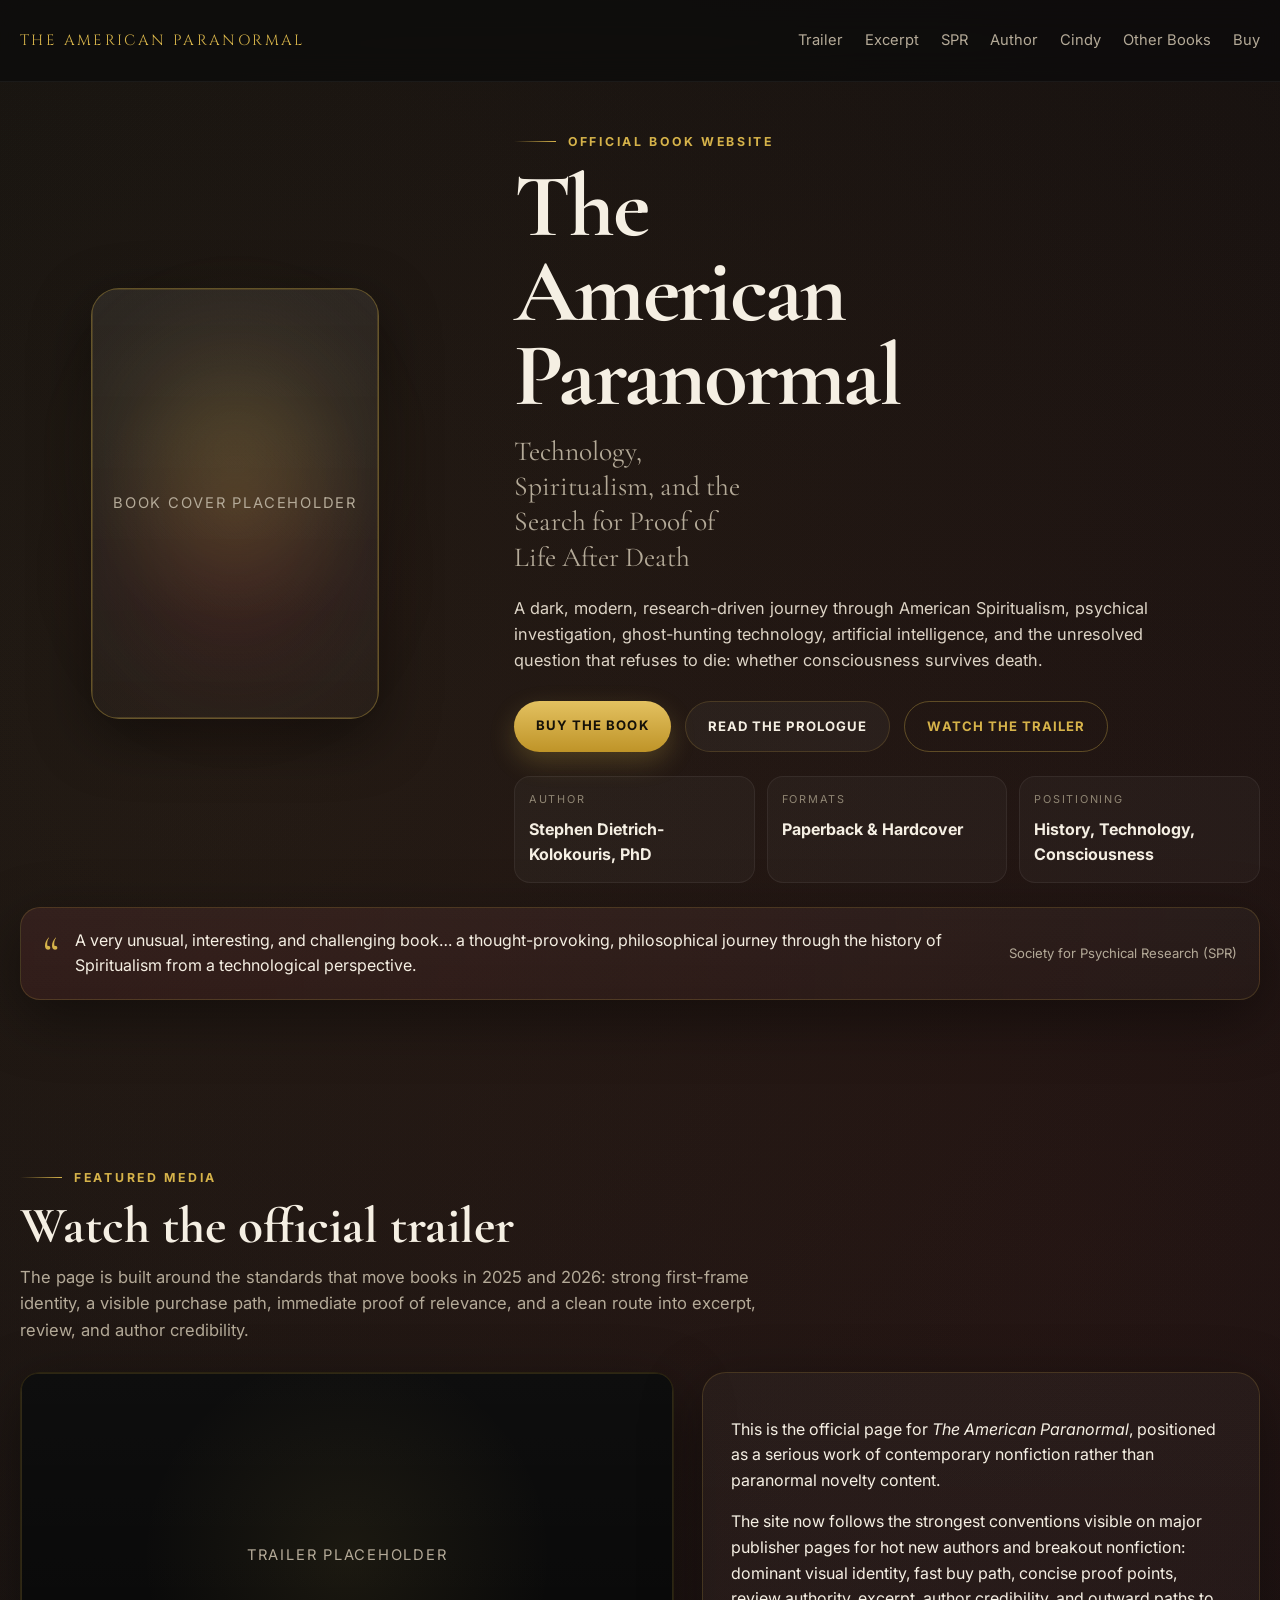
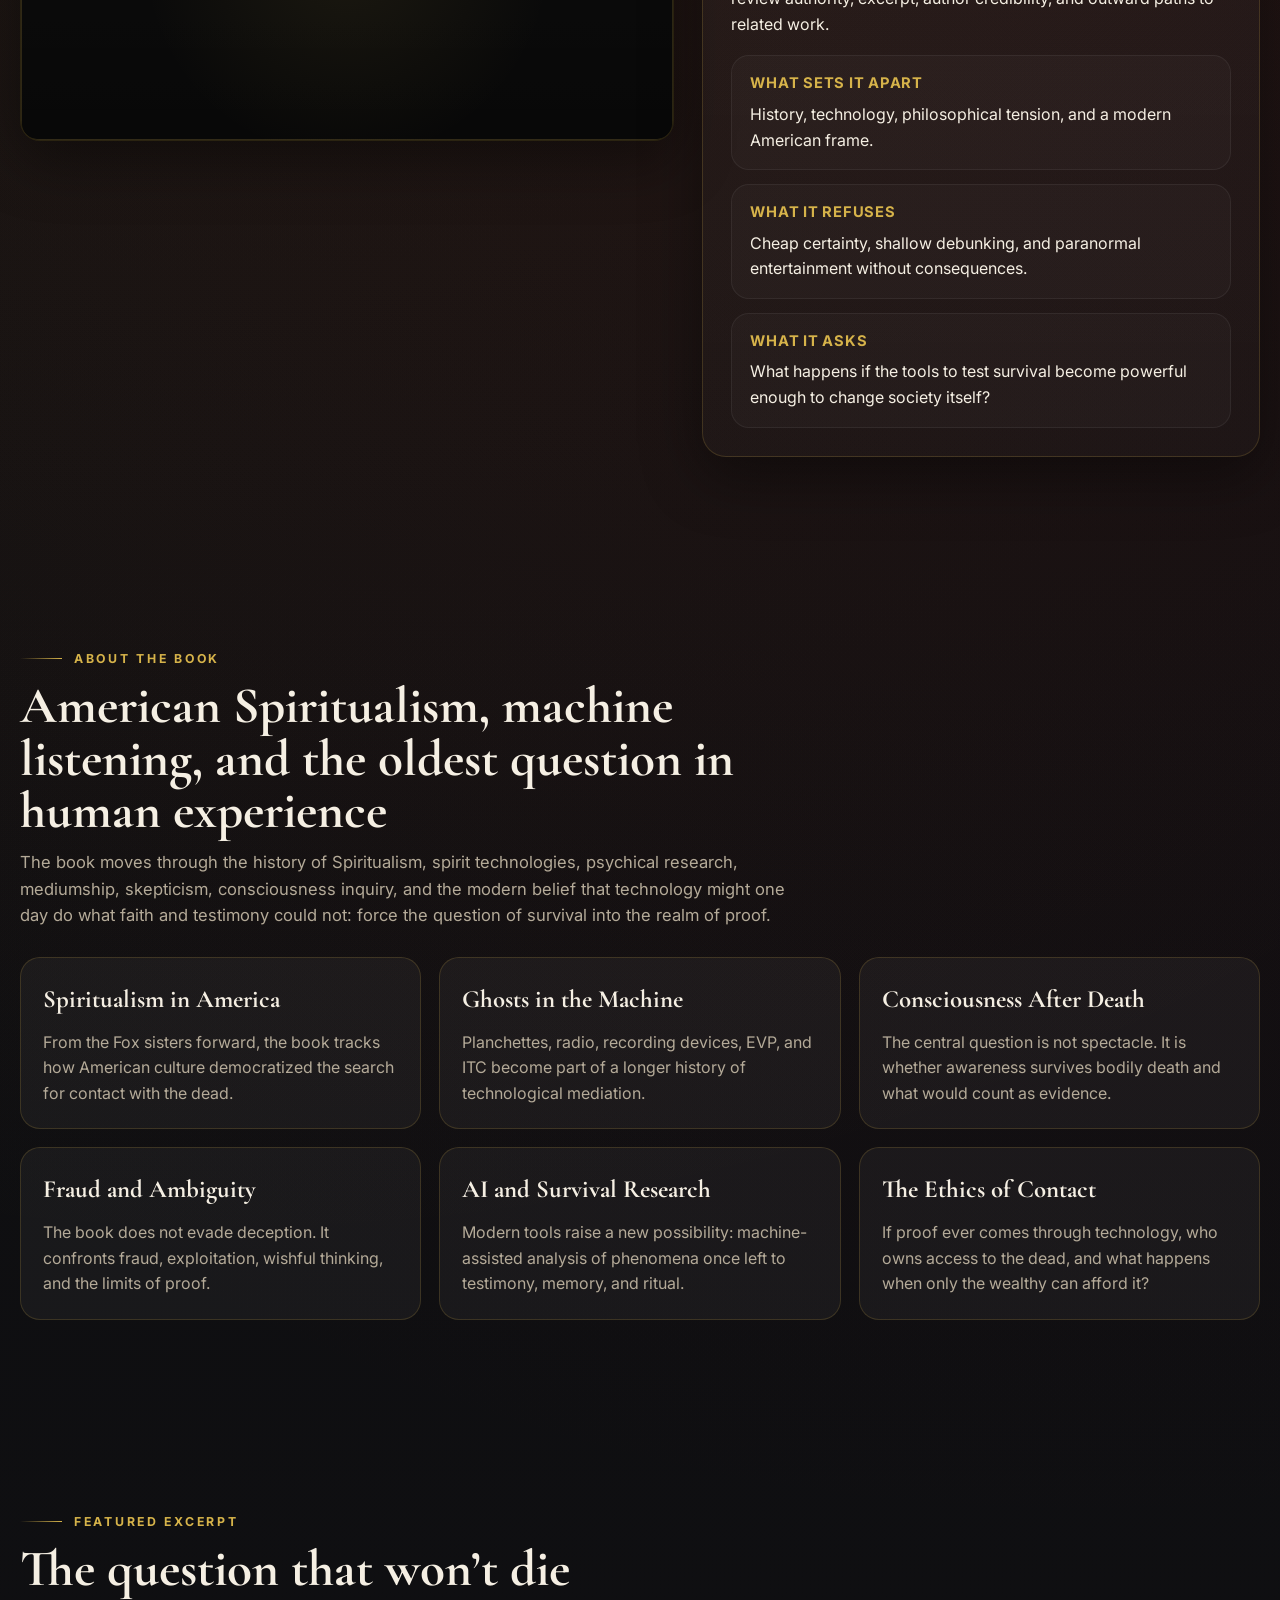
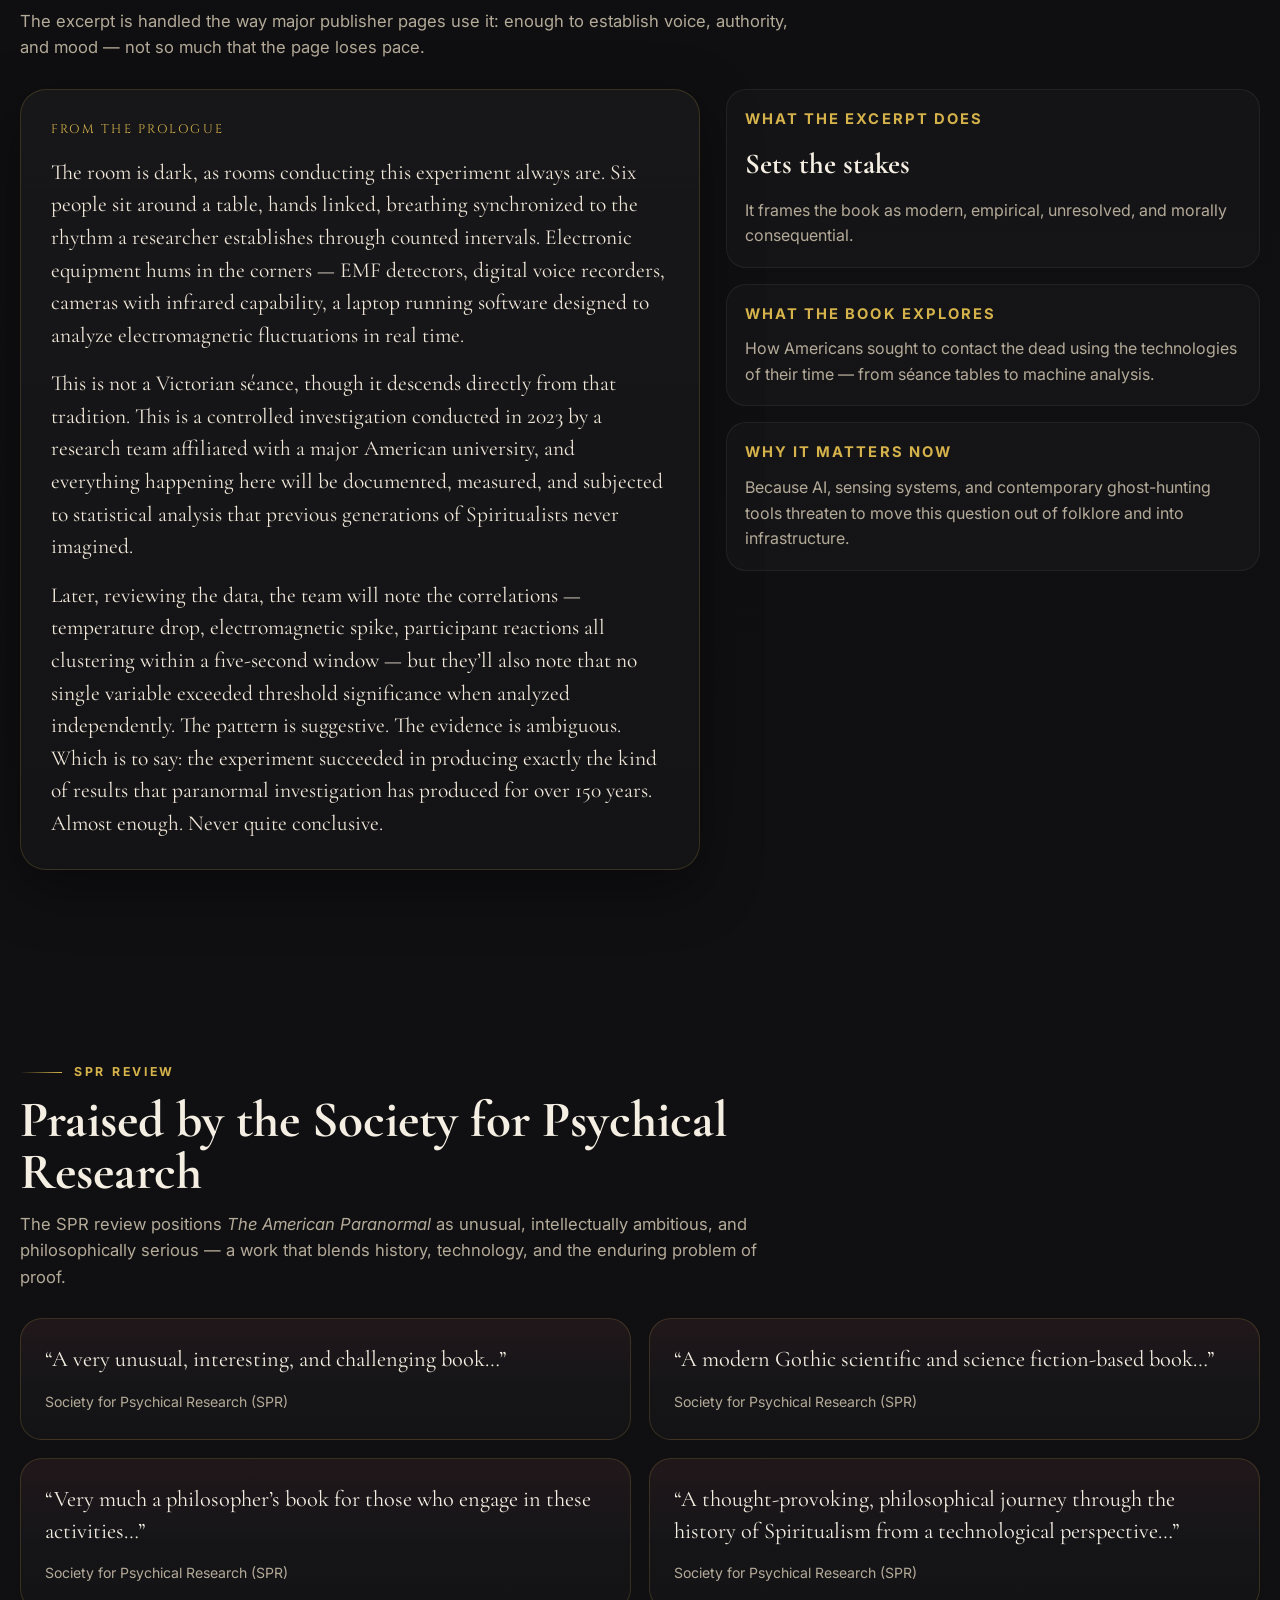
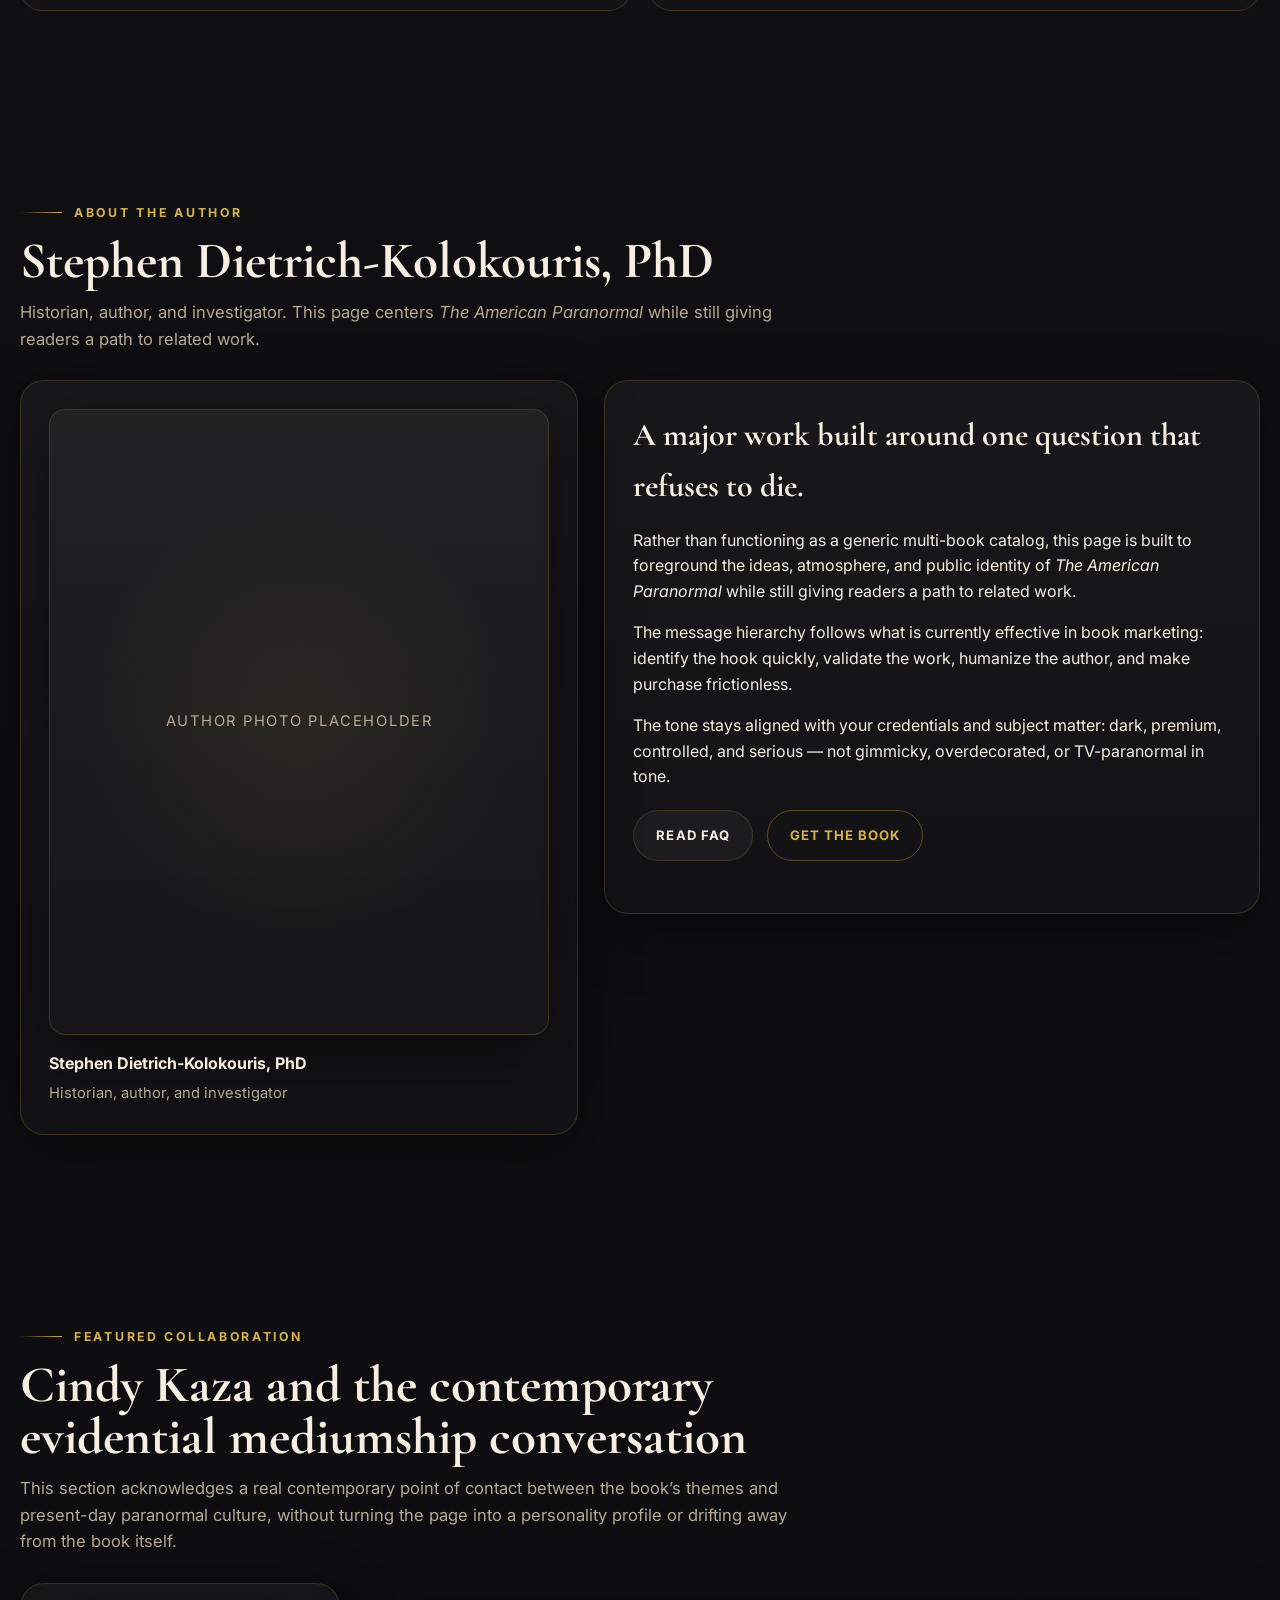
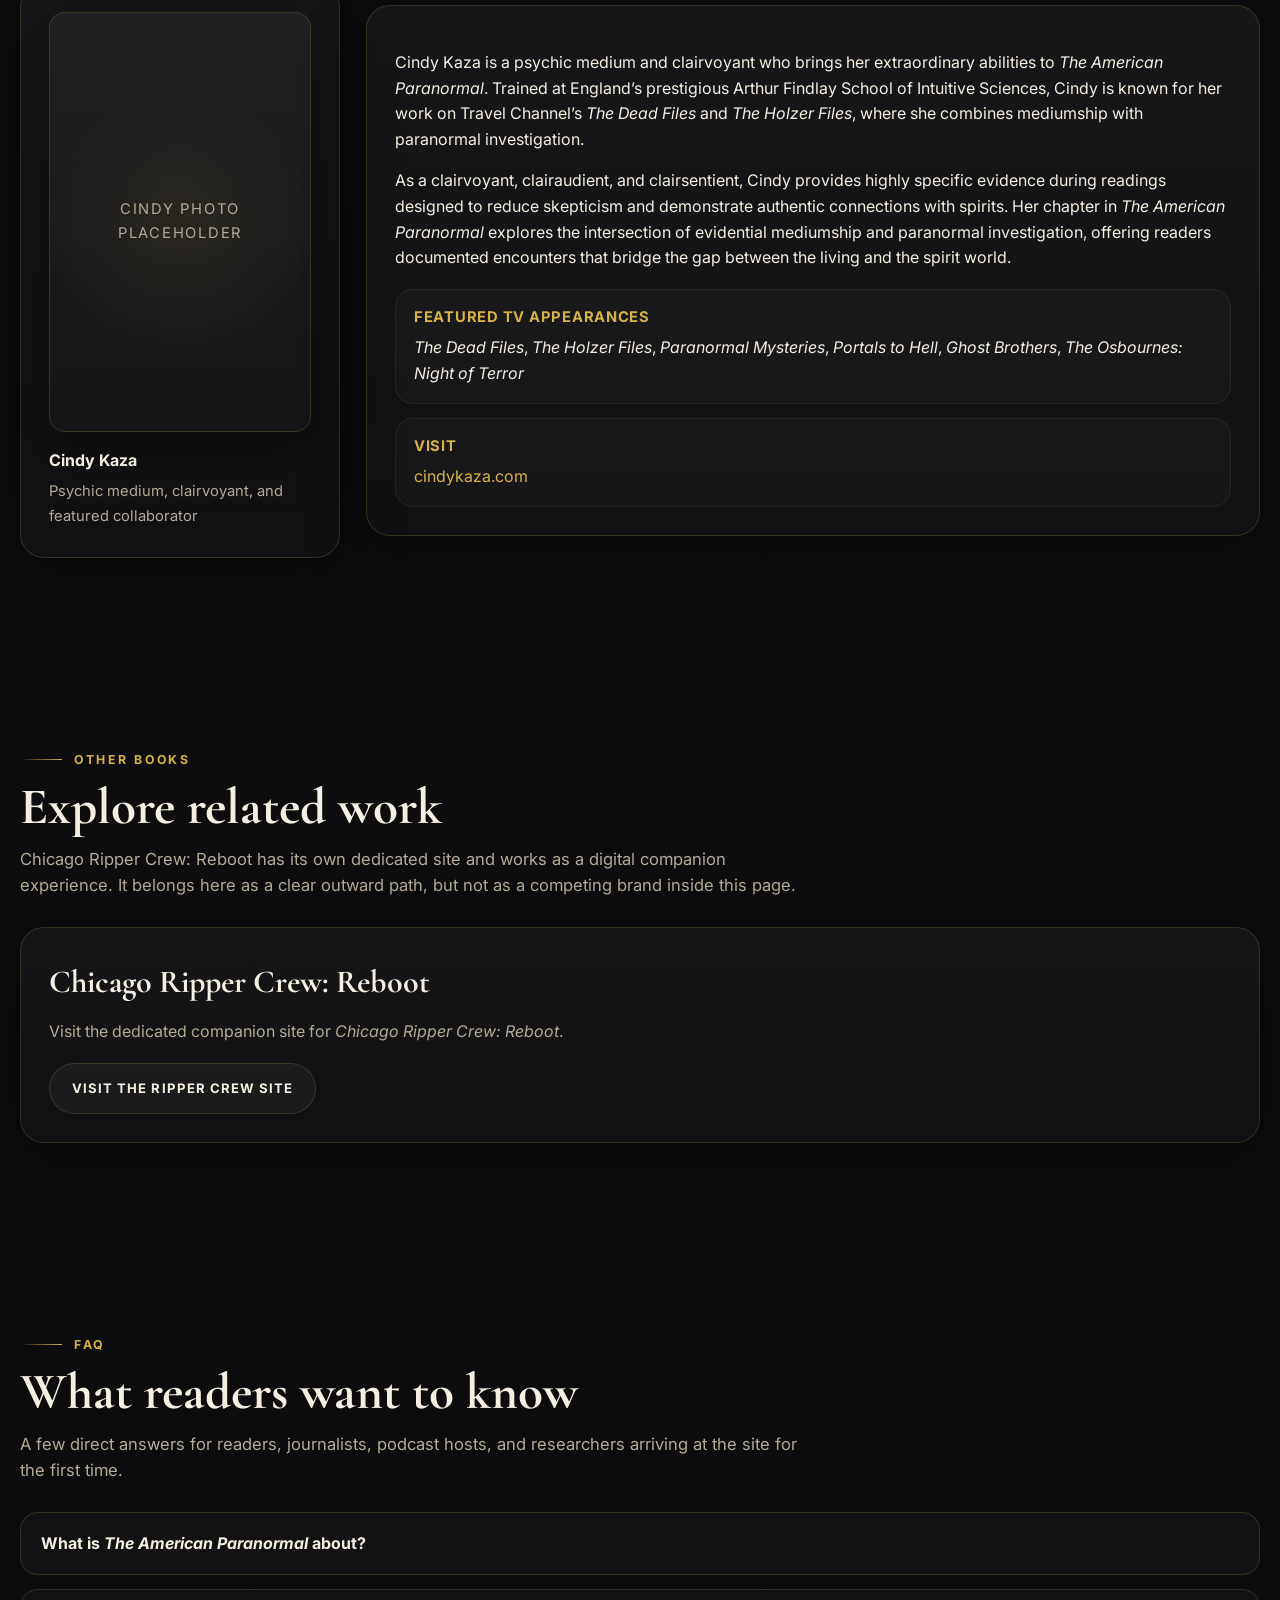
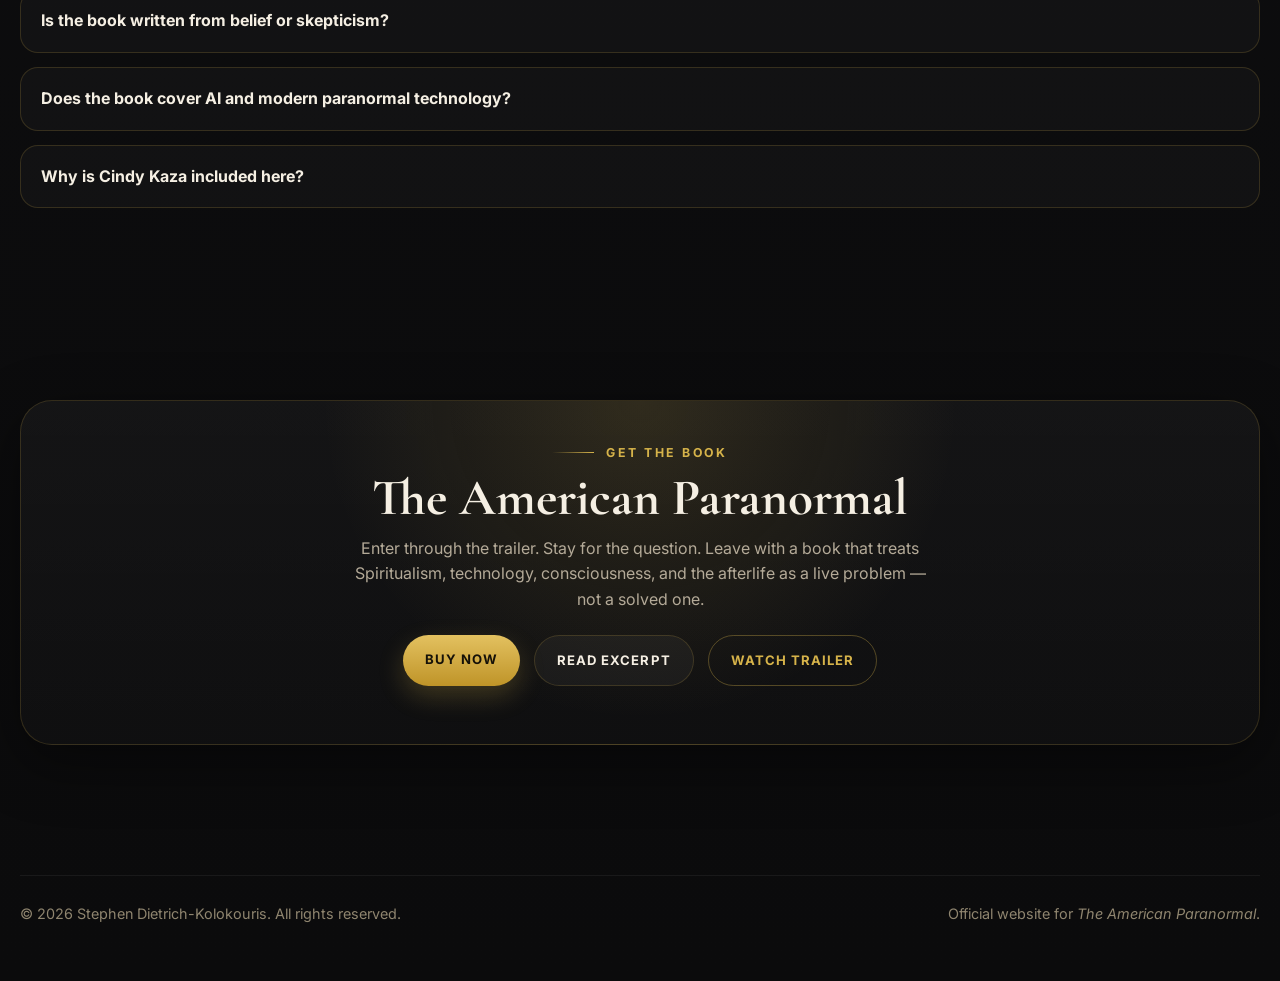
<file: The_American_Paranormal_2026_Rebuild_Embedded_No_Media_FINAL.html>
<!DOCTYPE html>
<html lang="en">
<head>
<meta charset="UTF-8" />
<meta name="viewport" content="width=device-width, initial-scale=1.0" />
<title>The American Paranormal | Official Website</title>
<meta name="description" content="Official website for The American Paranormal by Stephen Dietrich-Kolokouris, PhD — technology, Spiritualism, and the search for proof of life after death." />
<meta name="keywords" content="The American Paranormal, Stephen Dietrich-Kolokouris, Spiritualism, consciousness, psychical research, EVP, ITC, paranormal history, Cindy Kaza" />
<meta name="author" content="Stephen Dietrich-Kolokouris, PhD" />
<meta name="robots" content="index,follow,max-image-preview:large" />
<meta property="og:title" content="The American Paranormal | Official Website" />
<meta property="og:description" content="Technology, Spiritualism, and the Search for Proof of Life After Death." />
<meta property="og:type" content="website" />
<meta property="og:image" content="" />
<meta name="twitter:card" content="summary_large_image" />
<meta name="twitter:title" content="The American Paranormal | Official Website" />
<meta name="twitter:description" content="Technology, Spiritualism, and the Search for Proof of Life After Death." />
<meta name="twitter:image" content="" />
<meta name="theme-color" content="#0b0b0c" />
<link rel="preconnect" href="https://fonts.googleapis.com" />
<link rel="preconnect" href="https://fonts.gstatic.com" crossorigin />
<link href="https://fonts.googleapis.com/css2?family=Cinzel:wght@500;600;700&family=Inter:wght@400;500;600;700;800&family=Cormorant+Garamond:wght@500;600;700&display=swap" rel="stylesheet" />
<script type="application/ld+json">
{
  "@context":"https://schema.org",
  "@type":"Book",
  "name":"The American Paranormal",
  "alternateName":"The American Paranormal: Technology, Spiritualism, and the Search for Proof of Life After Death",
  "author":{"@type":"Person","name":"Stephen Dietrich-Kolokouris, PhD"},
  "bookFormat":"https://schema.org/Paperback",
  "isbn":"9798269454498",
  "image":"",
  "description":"A dark, modern exploration of American Spiritualism, psychical research, technology, and the search for proof of life after death."
}
</script>
<style>
:root {
  --bg:#0b0b0c; --panel:rgba(255,255,255,.045); --line:rgba(214,179,74,.18); --line-strong:rgba(214,179,74,.36);
  --gold:#d6b34a; --ivory:#f5efe3; --muted:#b4aa98; --muted-2:#8f8573; --shadow:0 18px 60px rgba(0,0,0,.42);
  --radius:24px; --max:1240px; --nav:82px;
}
*{box-sizing:border-box} html{scroll-behavior:smooth}
body{
  margin:0; font-family:Inter,system-ui,sans-serif; color:var(--ivory); line-height:1.6; overflow-x:hidden;
  background:
    radial-gradient(circle at 18% 8%, rgba(214,179,74,.08), transparent 26%),
    radial-gradient(circle at 84% 14%, rgba(100,22,28,.18), transparent 24%),
    linear-gradient(180deg,#0c0c0d 0%, #101013 48%, #0b0b0c 100%);
}
body::before{
  content:""; position:fixed; inset:0; pointer-events:none; opacity:.12;
  background:repeating-linear-gradient(90deg, rgba(255,255,255,.015) 0, rgba(255,255,255,.015) 1px, transparent 1px, transparent 112px);
  mask-image:linear-gradient(to bottom, rgba(0,0,0,.82), rgba(0,0,0,.08));
}
a{color:inherit; text-decoration:none} img,video{display:block; max-width:100%}
.wrap{width:min(calc(100% - 40px), var(--max)); margin-inline:auto}
.nav{position:sticky; top:0; z-index:60; height:var(--nav); background:rgba(11,11,12,.74); backdrop-filter:blur(16px); border-bottom:1px solid rgba(255,255,255,.05)}
.nav-inner{height:100%; display:flex; align-items:center; justify-content:space-between; gap:24px}
.brand{font-family:Cinzel,serif; color:var(--gold); font-size:.93rem; letter-spacing:.16em; text-transform:uppercase}
.nav-links{display:flex; gap:22px; flex-wrap:wrap; font-size:.92rem; color:var(--muted)} .nav-links a:hover{color:var(--ivory)}
.eyebrow{display:inline-flex; align-items:center; gap:12px; color:var(--gold); text-transform:uppercase; letter-spacing:.22em; font-size:.77rem; font-weight:700}
.eyebrow::before{content:""; width:42px; height:1px; background:linear-gradient(90deg, transparent, var(--gold))}
.hero{min-height:calc(100dvh - var(--nav)); display:grid; align-items:center; padding:42px 0 72px}
@supports not (height:100dvh){.hero{min-height:calc(100vh - var(--nav))}}
.hero-grid{display:grid; grid-template-columns:minmax(300px,430px) 1fr; gap:64px; align-items:center}
.book-wrap{position:relative; max-width:430px; margin-inline:auto}
.book-wrap::before{content:""; position:absolute; inset:-28px; z-index:-1; filter:blur(32px); background:radial-gradient(circle at 50% 38%, rgba(214,179,74,.18), transparent 45%), radial-gradient(circle at 50% 64%, rgba(100,22,28,.25), transparent 45%)}
.book{border:1px solid var(--line-strong); border-radius:28px; overflow:hidden; box-shadow:var(--shadow); background:linear-gradient(180deg, rgba(255,255,255,.04), rgba(255,255,255,.015))}
h1{margin:14px 0 16px; font-family:"Cormorant Garamond",serif; font-size:clamp(3rem, 7vw, 6rem); line-height:.94; letter-spacing:-.03em; max-width:10.5ch}
.sub{font-family:"Cormorant Garamond",serif; font-size:clamp(1.14rem,2.2vw,1.72rem); color:var(--muted); max-width:18ch; line-height:1.28}
.lede{max-width:64ch; color:#ddd4c6; margin:20px 0 28px; font-size:1.02rem}
.cta{display:flex; flex-wrap:wrap; gap:14px; margin-bottom:24px}
.btn{display:inline-block; padding:14px 22px; border-radius:999px; font-size:.82rem; font-weight:700; text-transform:uppercase; letter-spacing:.08em; border:none; cursor:pointer; transition:transform .2s ease, background .2s ease, border-color .2s ease}
.btn:hover{transform:translateY(-2px)}
.btn-primary{background:linear-gradient(180deg,#e3c160,#bf9428); color:#151108; box-shadow:0 10px 26px rgba(214,179,74,.24)}
.btn-secondary{background:rgba(255,255,255,.04); border:1px solid var(--line); color:var(--ivory)}
.btn-ghost{background:transparent; border:1px solid rgba(214,179,74,.34); color:var(--gold)}
.meta{display:grid; grid-template-columns:repeat(3,minmax(0,1fr)); gap:12px}
.meta-card{padding:14px; border-radius:16px; background:rgba(255,255,255,.03); border:1px solid rgba(255,255,255,.06)}
.meta-label{margin-bottom:8px; color:var(--muted-2); font-size:.68rem; text-transform:uppercase; letter-spacing:.16em}
.quote-band{margin-top:24px; display:grid; grid-template-columns:auto 1fr auto; gap:16px; align-items:center; padding:20px 22px; border-radius:20px; border:1px solid var(--line); box-shadow:var(--shadow); background:linear-gradient(180deg, rgba(255,255,255,.035), rgba(255,255,255,.02)), linear-gradient(90deg, rgba(100,22,28,.18), rgba(0,0,0,0))}
.qmark{font-family:"Cormorant Garamond",serif; font-size:3rem; line-height:1; color:var(--gold)} .qsrc{font-size:.82rem; color:var(--muted); text-align:right}
section{padding:96px 0}
.head{display:grid; gap:12px; margin-bottom:28px; max-width:780px}
.head h2{margin:0; font-family:"Cormorant Garamond",serif; font-size:clamp(2rem,4vw,3.35rem); line-height:1.02}
.head p{margin:0; color:var(--muted); font-size:1.04rem}
.grid2{display:grid; grid-template-columns:1.08fr .92fr; gap:28px; align-items:start}
.panel{padding:28px; border-radius:var(--radius); border:1px solid var(--line); box-shadow:var(--shadow); background:linear-gradient(180deg, rgba(255,255,255,.04), rgba(255,255,255,.02))}
.soft{background:linear-gradient(180deg, rgba(255,255,255,.03), rgba(255,255,255,.018))}
.video{overflow:hidden; border-radius:20px; border:1px solid var(--line); box-shadow:var(--shadow); background:#050505}
.video video{width:100%; aspect-ratio:16/9; object-fit:cover}
.detail-list{display:grid; gap:14px; margin-top:18px}
.detail{padding:16px 18px; border-radius:18px; border:1px solid rgba(255,255,255,.06); background:rgba(255,255,255,.024)}
.detail strong{display:block; margin-bottom:6px; color:var(--gold); font-size:.92rem; text-transform:uppercase; letter-spacing:.05em}
.themes{display:grid; grid-template-columns:repeat(3,minmax(0,1fr)); gap:18px}
.theme{padding:22px; border-radius:20px; border:1px solid var(--line); background:var(--panel); transition:.2s ease}
.theme:hover{transform:translateY(-3px); background:rgba(255,255,255,.05)}
.theme h3{margin:0 0 10px; font-family:"Cormorant Garamond",serif; font-size:1.55rem} .theme p{margin:0; color:var(--muted)}
.excerpt{display:grid; grid-template-columns:1.12fr .88fr; gap:26px; align-items:start}
.excerpt-box{padding:30px; border-radius:26px; border:1px solid var(--line); background:linear-gradient(180deg, rgba(255,255,255,.035), rgba(255,255,255,.02)); box-shadow:var(--shadow)}
.excerpt-title{margin-bottom:16px; color:var(--gold); font-family:Cinzel,serif; font-size:.78rem; text-transform:uppercase; letter-spacing:.18em}
.excerpt-box p{margin:0 0 16px; font-family:"Cormorant Garamond",serif; font-size:1.34rem; line-height:1.52; color:#f1e8d9} .excerpt-box p:last-child{margin-bottom:0}
.side{display:grid; gap:16px}
.stat{padding:18px; border-radius:20px; border:1px solid rgba(255,255,255,.06); background:rgba(255,255,255,.024)}
.stat h3{margin:0 0 10px; color:var(--gold); font-size:.92rem; text-transform:uppercase; letter-spacing:.14em}
.stat strong{display:block; margin-bottom:10px; font-family:"Cormorant Garamond",serif; font-size:1.8rem} .stat p{margin:0; color:var(--muted)}
.review-grid{display:grid; grid-template-columns:repeat(2,minmax(0,1fr)); gap:18px}
.review-card{padding:24px; border-radius:22px; border:1px solid var(--line); background:linear-gradient(180deg, rgba(255,255,255,.03), rgba(255,255,255,.02)), linear-gradient(180deg, rgba(100,22,28,.12), transparent 55%)}
.review-card p{margin:0 0 14px; font-family:"Cormorant Garamond",serif; font-size:1.4rem; line-height:1.42} .review-card span{color:var(--muted); font-size:.88rem}
.author-grid{display:grid; grid-template-columns:.92fr 1.08fr; gap:26px; align-items:start}
.portrait-panel img{width:100%; aspect-ratio:4/5; object-fit:cover; border-radius:16px}
.caption{padding-top:16px} .caption strong{display:block; margin-bottom:4px} .caption span{color:var(--muted); font-size:.92rem}
.collab{display:grid; grid-template-columns:320px 1fr; gap:26px; align-items:center}
.collab img{width:100%; aspect-ratio:1/1; object-fit:cover; border-radius:16px}
.other-books{display:grid; grid-template-columns:1fr; gap:18px}
.faq{display:grid; gap:14px}
details{padding:18px 20px; border-radius:18px; border:1px solid var(--line); background:rgba(255,255,255,.028)}
summary{cursor:pointer; list-style:none; font-weight:700} summary::-webkit-details-marker{display:none} details p{margin:14px 0 0; color:var(--muted)}
.final{padding:34px; border-radius:32px; border:1px solid var(--line); box-shadow:var(--shadow); text-align:center; background:radial-gradient(circle at top center, rgba(214,179,74,.14), transparent 45%), linear-gradient(180deg, rgba(255,255,255,.04), rgba(255,255,255,.02))}
.final h2{margin:10px 0 12px; font-family:"Cormorant Garamond",serif; font-size:clamp(2rem,4vw,3.4rem); line-height:1} .final p{max-width:58ch; margin:0 auto 22px; color:var(--muted)}
footer{padding:34px 0 56px; color:#8f856f; font-size:.9rem}
.footer-grid{display:flex; justify-content:space-between; gap:20px; flex-wrap:wrap; padding-top:26px; border-top:1px solid rgba(255,255,255,.06)}
.reveal{opacity:0; transform:translateY(16px); transition:opacity .6s ease, transform .6s ease} .reveal.visible{opacity:1; transform:none}

.media-placeholder{
  width:100%;
  border:1px solid var(--line);
  border-radius:16px;
  background:
    linear-gradient(180deg, rgba(255,255,255,.04), rgba(255,255,255,.015)),
    radial-gradient(circle at center, rgba(214,179,74,.08), transparent 55%);
  display:flex;
  align-items:center;
  justify-content:center;
  text-align:center;
  box-shadow:var(--shadow);
}
.media-placeholder span{
  color:var(--muted);
  font-size:.92rem;
  text-transform:uppercase;
  letter-spacing:.12em;
  padding:20px;
}
.cover-placeholder{aspect-ratio:2/3; min-height:420px;}
.portrait-placeholder{aspect-ratio:4/5; min-height:420px;}
.video-placeholder{aspect-ratio:16/9; min-height:260px;}

@media (max-width:1100px){.hero-grid,.grid2,.excerpt,.author-grid,.collab{grid-template-columns:1fr} h1{max-width:none}}
@media (max-width:860px){.themes,.review-grid,.meta{grid-template-columns:1fr} .quote-band{grid-template-columns:1fr; text-align:left} .qsrc{text-align:left} .nav{height:auto} .nav-inner{min-height:var(--nav); padding:14px 0; align-items:flex-start} .nav-links{gap:14px; font-size:.88rem}}
@media (max-width:640px){.wrap{width:min(calc(100% - 24px), var(--max))} section{padding:72px 0} .panel,.excerpt-box,.final{padding:22px} .hero{padding-top:28px} .excerpt-box p{font-size:1.18rem} .brand{font-size:.82rem}}
</style>
</head>
<body>
<header class="nav">
  <div class="wrap nav-inner">
    <a class="brand" href="#top">The American Paranormal</a>
    <nav class="nav-links">
      <a href="#trailer">Trailer</a>
      <a href="#excerpt">Excerpt</a>
      <a href="#reviews">SPR</a>
      <a href="#author">Author</a>
      <a href="#collaboration">Cindy</a>
      <a href="#other-books">Other Books</a>
      <a href="#buy">Buy</a>
    </nav>
  </div>
</header>

<main id="top">
  <section class="hero">
    <div class="wrap">
      <div class="hero-grid">
        <div class="book-wrap reveal">
          <div class="book">
            <div class="media-placeholder cover-placeholder" aria-label="Book cover placeholder"><span>Book Cover Placeholder</span></div>
          </div>
        </div>

        <div class="reveal">
          <span class="eyebrow">Official Book Website</span>
          <h1>The American Paranormal</h1>
          <div class="sub">Technology, Spiritualism, and the Search for Proof of Life After Death</div>
          <p class="lede">A dark, modern, research-driven journey through American Spiritualism, psychical investigation, ghost-hunting technology, artificial intelligence, and the unresolved question that refuses to die: whether consciousness survives death.</p>

          <div class="cta">
            <a class="btn btn-primary" href="https://a.co/d/0gmGH7Vk" target="_blank" rel="noopener noreferrer">Buy the Book</a>
            <a class="btn btn-secondary" href="#excerpt">Read the Prologue</a>
            <a class="btn btn-ghost" href="#trailer">Watch the Trailer</a>
          </div>

          <div class="meta">
            <div class="meta-card">
              <div class="meta-label">Author</div>
              <strong>Stephen Dietrich-Kolokouris, PhD</strong>
            </div>
            <div class="meta-card">
              <div class="meta-label">Formats</div>
              <strong>Paperback & Hardcover</strong>
            </div>
            <div class="meta-card">
              <div class="meta-label">Positioning</div>
              <strong>History, Technology, Consciousness</strong>
            </div>
          </div>
        </div>
      </div>

      <div class="quote-band reveal">
        <div class="qmark">“</div>
        <div>A very unusual, interesting, and challenging book… a thought-provoking, philosophical journey through the history of Spiritualism from a technological perspective.</div>
        <div class="qsrc">Society for Psychical Research (SPR)</div>
      </div>
    </div>
  </section>

  <section id="trailer">
    <div class="wrap">
      <div class="head reveal">
        <span class="eyebrow">Featured Media</span>
        <h2>Watch the official trailer</h2>
        <p>The page is built around the standards that move books in 2025 and 2026: strong first-frame identity, a visible purchase path, immediate proof of relevance, and a clean route into excerpt, review, and author credibility.</p>
      </div>

      <div class="grid2">
        <div class="video reveal">
          <div class="media-placeholder video-placeholder" aria-label="Trailer placeholder"><span>Trailer Placeholder</span></div>
        </div>

        <div class="panel soft reveal">
          <p>This is the official page for <em>The American Paranormal</em>, positioned as a serious work of contemporary nonfiction rather than paranormal novelty content.</p>
          <p>The site now follows the strongest conventions visible on major publisher pages for hot new authors and breakout nonfiction: dominant visual identity, fast buy path, concise proof points, review authority, excerpt, author credibility, and outward paths to related work.</p>
          <div class="detail-list">
            <div class="detail">
              <strong>What sets it apart</strong>
              <span>History, technology, philosophical tension, and a modern American frame.</span>
            </div>
            <div class="detail">
              <strong>What it refuses</strong>
              <span>Cheap certainty, shallow debunking, and paranormal entertainment without consequences.</span>
            </div>
            <div class="detail">
              <strong>What it asks</strong>
              <span>What happens if the tools to test survival become powerful enough to change society itself?</span>
            </div>
          </div>
        </div>
      </div>
    </div>
  </section>

  <section id="about">
    <div class="wrap">
      <div class="head reveal">
        <span class="eyebrow">About the Book</span>
        <h2>American Spiritualism, machine listening, and the oldest question in human experience</h2>
        <p>The book moves through the history of Spiritualism, spirit technologies, psychical research, mediumship, skepticism, consciousness inquiry, and the modern belief that technology might one day do what faith and testimony could not: force the question of survival into the realm of proof.</p>
      </div>

      <div class="themes">
        <article class="theme reveal"><h3>Spiritualism in America</h3><p>From the Fox sisters forward, the book tracks how American culture democratized the search for contact with the dead.</p></article>
        <article class="theme reveal"><h3>Ghosts in the Machine</h3><p>Planchettes, radio, recording devices, EVP, and ITC become part of a longer history of technological mediation.</p></article>
        <article class="theme reveal"><h3>Consciousness After Death</h3><p>The central question is not spectacle. It is whether awareness survives bodily death and what would count as evidence.</p></article>
        <article class="theme reveal"><h3>Fraud and Ambiguity</h3><p>The book does not evade deception. It confronts fraud, exploitation, wishful thinking, and the limits of proof.</p></article>
        <article class="theme reveal"><h3>AI and Survival Research</h3><p>Modern tools raise a new possibility: machine-assisted analysis of phenomena once left to testimony, memory, and ritual.</p></article>
        <article class="theme reveal"><h3>The Ethics of Contact</h3><p>If proof ever comes through technology, who owns access to the dead, and what happens when only the wealthy can afford it?</p></article>
      </div>
    </div>
  </section>

  <section id="excerpt">
    <div class="wrap">
      <div class="head reveal">
        <span class="eyebrow">Featured Excerpt</span>
        <h2>The question that won’t die</h2>
        <p>The excerpt is handled the way major publisher pages use it: enough to establish voice, authority, and mood — not so much that the page loses pace.</p>
      </div>

      <div class="excerpt">
        <div class="excerpt-box reveal">
          <div class="excerpt-title">From the Prologue</div>
          <p>The room is dark, as rooms conducting this experiment always are. Six people sit around a table, hands linked, breathing synchronized to the rhythm a researcher establishes through counted intervals. Electronic equipment hums in the corners — EMF detectors, digital voice recorders, cameras with infrared capability, a laptop running software designed to analyze electromagnetic fluctuations in real time.</p>
          <p>This is not a Victorian séance, though it descends directly from that tradition. This is a controlled investigation conducted in 2023 by a research team affiliated with a major American university, and everything happening here will be documented, measured, and subjected to statistical analysis that previous generations of Spiritualists never imagined.</p>
          <p>Later, reviewing the data, the team will note the correlations — temperature drop, electromagnetic spike, participant reactions all clustering within a five-second window — but they’ll also note that no single variable exceeded threshold significance when analyzed independently. The pattern is suggestive. The evidence is ambiguous. Which is to say: the experiment succeeded in producing exactly the kind of results that paranormal investigation has produced for over 150 years. Almost enough. Never quite conclusive.</p>
        </div>

        <div class="side">
          <div class="stat reveal">
            <h3>What the excerpt does</h3>
            <strong>Sets the stakes</strong>
            <p>It frames the book as modern, empirical, unresolved, and morally consequential.</p>
          </div>
          <div class="stat reveal">
            <h3>What the book explores</h3>
            <p>How Americans sought to contact the dead using the technologies of their time — from séance tables to machine analysis.</p>
          </div>
          <div class="stat reveal">
            <h3>Why it matters now</h3>
            <p>Because AI, sensing systems, and contemporary ghost-hunting tools threaten to move this question out of folklore and into infrastructure.</p>
          </div>
        </div>
      </div>
    </div>
  </section>

  <section id="reviews">
    <div class="wrap">
      <div class="head reveal">
        <span class="eyebrow">SPR Review</span>
        <h2>Praised by the Society for Psychical Research</h2>
        <p>The SPR review positions <em>The American Paranormal</em> as unusual, intellectually ambitious, and philosophically serious — a work that blends history, technology, and the enduring problem of proof.</p>
      </div>

      <div class="review-grid">
        <article class="review-card reveal"><p>“A very unusual, interesting, and challenging book…”</p><span>Society for Psychical Research (SPR)</span></article>
        <article class="review-card reveal"><p>“A modern Gothic scientific and science fiction-based book…”</p><span>Society for Psychical Research (SPR)</span></article>
        <article class="review-card reveal"><p>“Very much a philosopher’s book for those who engage in these activities…”</p><span>Society for Psychical Research (SPR)</span></article>
        <article class="review-card reveal"><p>“A thought-provoking, philosophical journey through the history of Spiritualism from a technological perspective…”</p><span>Society for Psychical Research (SPR)</span></article>
      </div>
    </div>
  </section>

  <section id="author">
    <div class="wrap">
      <div class="head reveal">
        <span class="eyebrow">About the Author</span>
        <h2>Stephen Dietrich-Kolokouris, PhD</h2>
        <p>Historian, author, and investigator. This page centers <em>The American Paranormal</em> while still giving readers a path to related work.</p>
      </div>

      <div class="author-grid">
        <div class="panel portrait-panel reveal">
          <div class="media-placeholder portrait-placeholder" aria-label="Author photo placeholder"><span>Author Photo Placeholder</span></div>
          <div class="caption">
            <strong>Stephen Dietrich-Kolokouris, PhD</strong>
            <span>Historian, author, and investigator</span>
          </div>
        </div>

        <div class="panel reveal">
          <h3 style="margin:0 0 14px;font-family:'Cormorant Garamond',serif;font-size:2rem">A major work built around one question that refuses to die.</h3>
          <p>Rather than functioning as a generic multi-book catalog, this page is built to foreground the ideas, atmosphere, and public identity of <em>The American Paranormal</em> while still giving readers a path to related work.</p>
          <p>The message hierarchy follows what is currently effective in book marketing: identify the hook quickly, validate the work, humanize the author, and make purchase frictionless.</p>
          <p>The tone stays aligned with your credentials and subject matter: dark, premium, controlled, and serious — not gimmicky, overdecorated, or TV-paranormal in tone.</p>
          <div class="cta" style="margin-top:20px">
            <a class="btn btn-secondary" href="#faq">Read FAQ</a>
            <a class="btn btn-ghost" href="https://a.co/d/0gmGH7Vk" target="_blank" rel="noopener noreferrer">Get the Book</a>
          </div>
        </div>
      </div>
    </div>
  </section>

  <section id="collaboration">
    <div class="wrap">
      <div class="head reveal">
        <span class="eyebrow">Featured Collaboration</span>
        <h2>Cindy Kaza and the contemporary evidential mediumship conversation</h2>
        <p>This section acknowledges a real contemporary point of contact between the book’s themes and present-day paranormal culture, without turning the page into a personality profile or drifting away from the book itself.</p>
      </div>

      <div class="collab">
        <div class="panel reveal">
          <div class="media-placeholder portrait-placeholder" aria-label="Cindy Kaza photo placeholder"><span>Cindy Photo Placeholder</span></div>
          <div class="caption">
            <strong>Cindy Kaza</strong>
            <span>Psychic medium, clairvoyant, and featured collaborator</span>
          </div>
        </div>

        <div class="panel reveal">
          <p>Cindy Kaza is a psychic medium and clairvoyant who brings her extraordinary abilities to <em>The American Paranormal</em>. Trained at England’s prestigious Arthur Findlay School of Intuitive Sciences, Cindy is known for her work on Travel Channel’s <em>The Dead Files</em> and <em>The Holzer Files</em>, where she combines mediumship with paranormal investigation.</p>
          <p>As a clairvoyant, clairaudient, and clairsentient, Cindy provides highly specific evidence during readings designed to reduce skepticism and demonstrate authentic connections with spirits. Her chapter in <em>The American Paranormal</em> explores the intersection of evidential mediumship and paranormal investigation, offering readers documented encounters that bridge the gap between the living and the spirit world.</p>

          <div class="detail-list">
            <div class="detail">
              <strong>Featured TV Appearances</strong>
              <span><em>The Dead Files</em>, <em>The Holzer Files</em>, <em>Paranormal Mysteries</em>, <em>Portals to Hell</em>, <em>Ghost Brothers</em>, <em>The Osbournes: Night of Terror</em></span>
            </div>
            <div class="detail">
              <strong>Visit</strong>
              <span><a href="https://cindykaza.com/" target="_blank" rel="noopener noreferrer" style="color:var(--gold)">cindykaza.com</a></span>
            </div>
          </div>
        </div>
      </div>
    </div>
  </section>

  <section id="other-books">
    <div class="wrap">
      <div class="head reveal">
        <span class="eyebrow">Other Books</span>
        <h2>Explore related work</h2>
        <p>Chicago Ripper Crew: Reboot has its own dedicated site and works as a digital companion experience. It belongs here as a clear outward path, but not as a competing brand inside this page.</p>
      </div>

      <div class="other-books">
        <div class="panel reveal">
          <h3 style="margin:0 0 12px;font-family:'Cormorant Garamond',serif;font-size:2rem">Chicago Ripper Crew: Reboot</h3>
          <p style="margin:0 0 18px;color:var(--muted)">Visit the dedicated companion site for <em>Chicago Ripper Crew: Reboot</em>.</p>
          <div class="cta" style="margin-bottom:0">
            <a class="btn btn-secondary" href="https://skdietrich.github.io/RipperCrew/" target="_blank" rel="noopener noreferrer">Visit the Ripper Crew Site</a>
          </div>
        </div>
      </div>
    </div>
  </section>

  <section id="faq">
    <div class="wrap">
      <div class="head reveal">
        <span class="eyebrow">FAQ</span>
        <h2>What readers want to know</h2>
        <p>A few direct answers for readers, journalists, podcast hosts, and researchers arriving at the site for the first time.</p>
      </div>

      <div class="faq">
        <details class="reveal">
          <summary>What is <em>The American Paranormal</em> about?</summary>
          <p>It is a dark, modern exploration of American Spiritualism, psychical investigation, ghost-hunting technology, consciousness research, and the long search for proof of life after death.</p>
        </details>
        <details class="reveal">
          <summary>Is the book written from belief or skepticism?</summary>
          <p>Neither simplistically. It takes fraud seriously, takes experience seriously, and keeps the tension between evidence, ambiguity, longing, and technological possibility alive.</p>
        </details>
        <details class="reveal">
          <summary>Does the book cover AI and modern paranormal technology?</summary>
          <p>Yes. One of its strongest contemporary threads is the possibility that AI, machine listening, and new sensing tools may change the future of survival research.</p>
        </details>
        <details class="reveal">
          <summary>Why is Cindy Kaza included here?</summary>
          <p>Because she is part of the book’s contemporary investigative context, and her inclusion helps situate the book within a living public conversation rather than a purely historical one.</p>
        </details>
      </div>
    </div>
  </section>

  <section id="buy">
    <div class="wrap">
      <div class="final reveal">
        <span class="eyebrow">Get the Book</span>
        <h2>The American Paranormal</h2>
        <p>Enter through the trailer. Stay for the question. Leave with a book that treats Spiritualism, technology, consciousness, and the afterlife as a live problem — not a solved one.</p>
        <div class="cta" style="justify-content:center">
          <a class="btn btn-primary" href="https://a.co/d/0gmGH7Vk" target="_blank" rel="noopener noreferrer">Buy Now</a>
          <a class="btn btn-secondary" href="#excerpt">Read Excerpt</a>
          <a class="btn btn-ghost" href="#trailer">Watch Trailer</a>
        </div>
      </div>
    </div>
  </section>
</main>

<footer>
  <div class="wrap footer-grid">
    <div>© 2026 Stephen Dietrich-Kolokouris. All rights reserved.</div>
    <div>Official website for <em>The American Paranormal</em>.</div>
  </div>
</footer>

<script>
const observer = new IntersectionObserver((entries)=> {
  entries.forEach(entry => { if (entry.isIntersecting) entry.target.classList.add('visible'); });
}, {threshold:.12});
document.querySelectorAll('.reveal').forEach(el => observer.observe(el));
document.querySelectorAll('details').forEach(detail => {
  detail.addEventListener('toggle', () => {
    if (detail.open) {
      document.querySelectorAll('details').forEach(other => {
        if (other !== detail) other.open = false;
      });
    }
  });
});
</script>
</body>
</html>
</file>
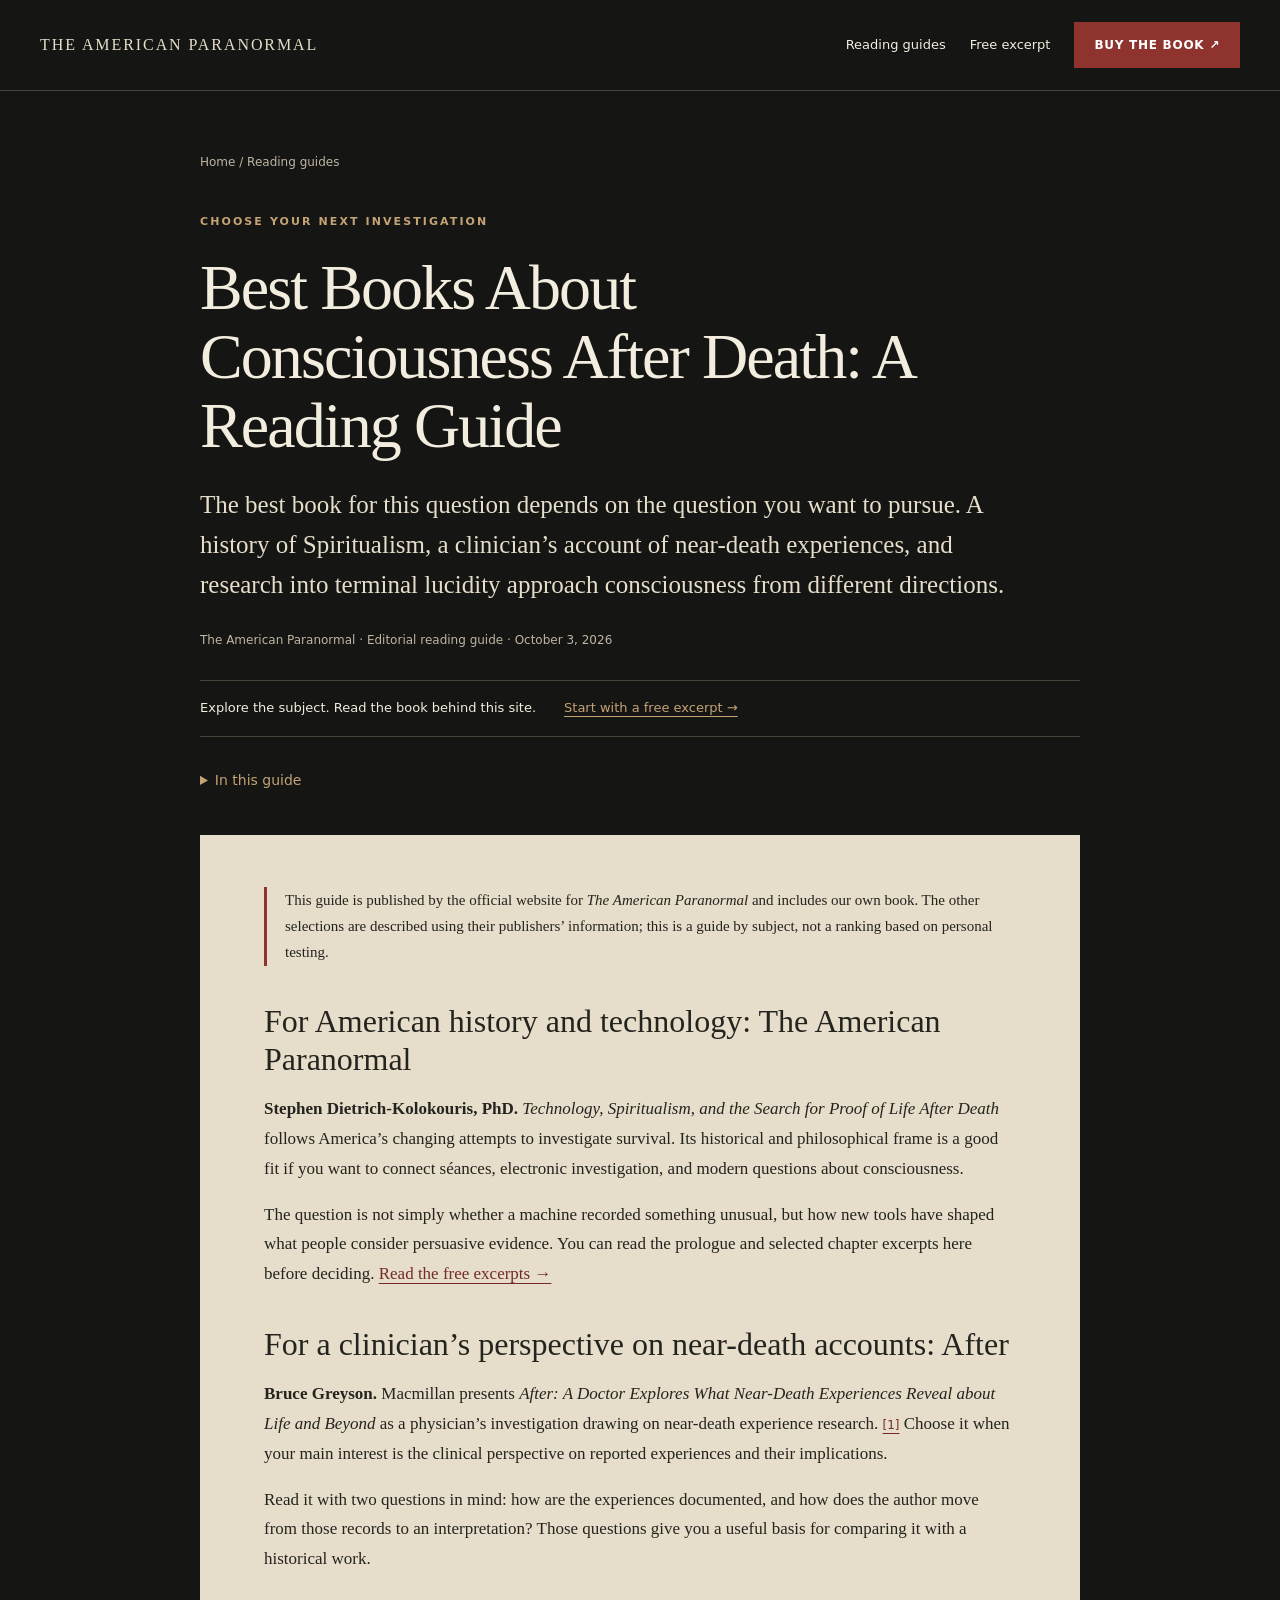
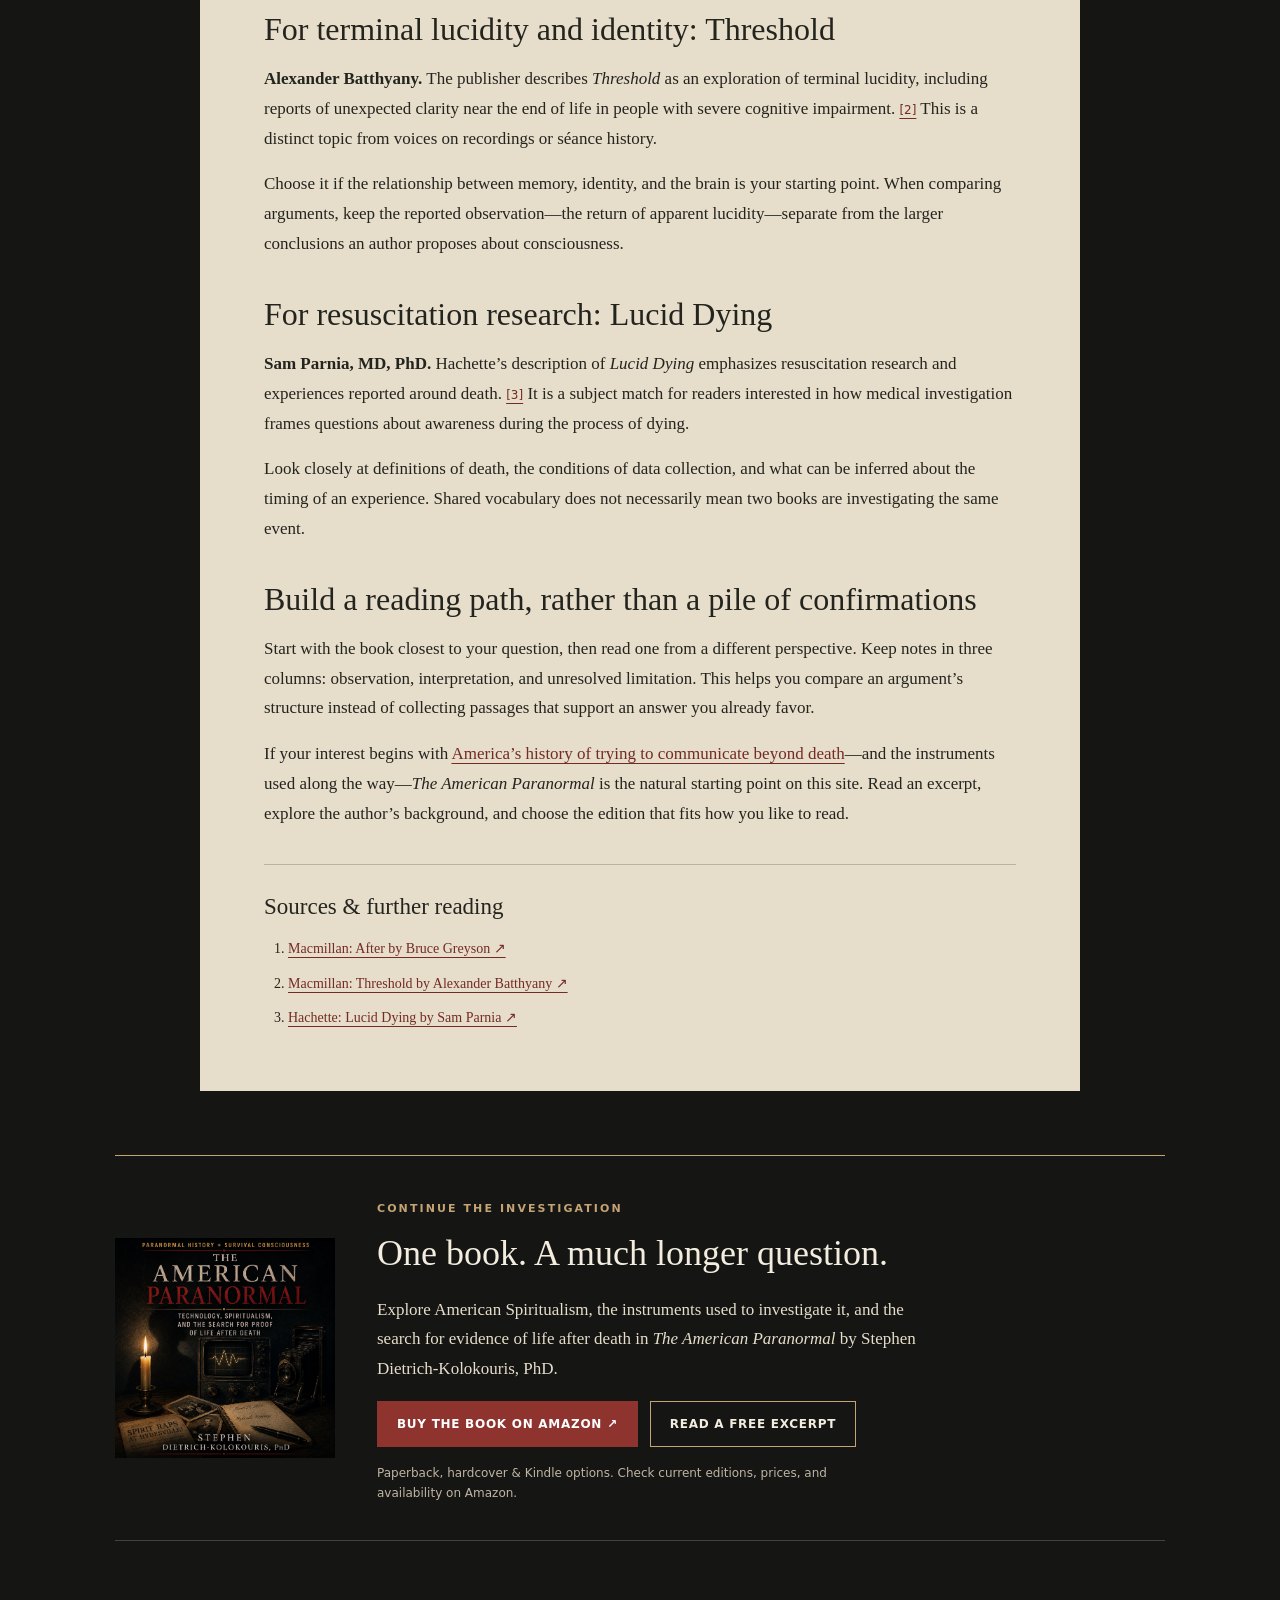
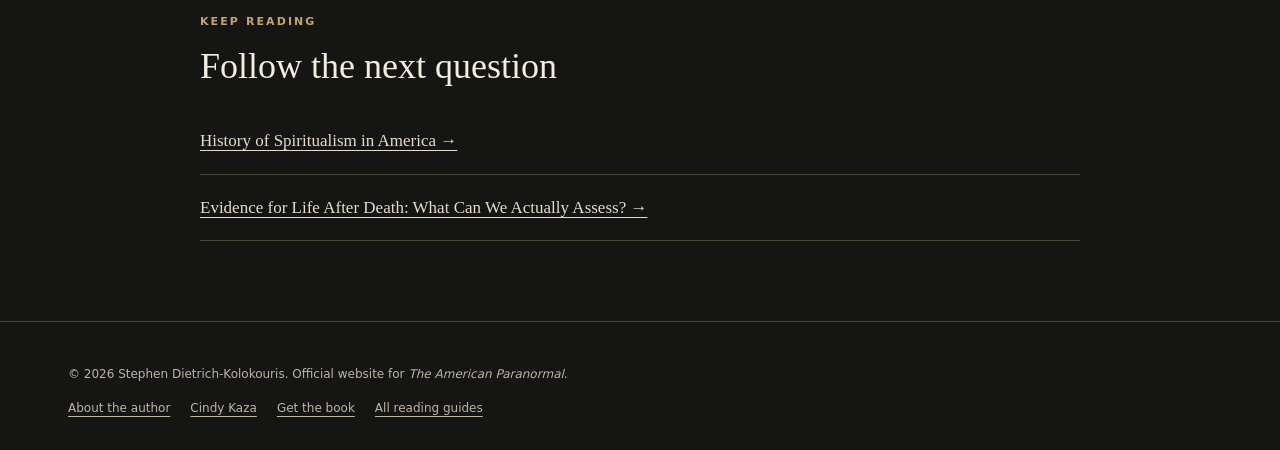
<file: guides/best-books-about-consciousness-after-death.html>
<!DOCTYPE html>
<html lang="en"><head><meta charset="utf-8"/><meta content="width=device-width,initial-scale=1" name="viewport"/><title>Best Books About Consciousness After Death: A Reading Guide</title><meta content="Compare four books on consciousness after death by their focus: American Spiritualism, near-death experiences, terminal lucidity, and resuscitation research." name="description"/><meta content="index,follow,max-image-preview:large,max-snippet:-1,max-video-preview:-1" name="robots"/><link href="https://theamericanparanormal.com/guides/best-books-about-consciousness-after-death.html" rel="canonical"/><meta content="article" property="og:type"/><meta content="Best Books About Consciousness After Death: A Reading Guide" property="og:title"/><meta content="Compare four books on consciousness after death by their focus: American Spiritualism, near-death experiences, terminal lucidity, and resuscitation research." property="og:description"/><meta content="https://theamericanparanormal.com/guides/best-books-about-consciousness-after-death.html" property="og:url"/><meta content="The American Paranormal" property="og:site_name"/><meta content="https://theamericanparanormal.com/assets/editorial/american-paranormal-cover.jpg" property="og:image"/><meta content="The American Paranormal book cover" property="og:image:alt"/><meta content="summary_large_image" name="twitter:card"/><meta content="#151513" name="theme-color"/><link href="../assets/editorial/guides.css" rel="stylesheet"/><script type="application/ld+json">[{"@context":"https://schema.org","@type":"Article","headline":"Best Books About Consciousness After Death: A Reading Guide","description":"Compare four books on consciousness after death by their focus: American Spiritualism, near-death experiences, terminal lucidity, and resuscitation research.","mainEntityOfPage":"https://theamericanparanormal.com/guides/best-books-about-consciousness-after-death.html","datePublished":"2026-10-03","dateModified":"2026-10-03","inLanguage":"en","author":{"@type":"Organization","name":"The American Paranormal","url":"https://theamericanparanormal.com/","@id":"https://theamericanparanormal.com/#publisher"},"publisher":{"@type":"Organization","name":"The American Paranormal","url":"https://theamericanparanormal.com/","@id":"https://theamericanparanormal.com/#publisher"},"image":"https://theamericanparanormal.com/assets/editorial/american-paranormal-cover.jpg","@id":"https://theamericanparanormal.com/guides/best-books-about-consciousness-after-death.html#article","url":"https://theamericanparanormal.com/guides/best-books-about-consciousness-after-death.html","isPartOf":{"@id":"https://theamericanparanormal.com/guides/#webpage"},"isAccessibleForFree":true,"citation":["https://us.macmillan.com/books/9781250265869/after/","https://us.macmillan.com/books/9781250782298/threshold/","https://www.hachettebookgroup.com/titles/sam-parnia-md-phd/lucid-dying/9780306831300/"],"mentions":{"@type":"Book","@id":"https://theamericanparanormal.com/#book","name":"The American Paranormal","author":{"@type":"Person","name":"Stephen Dietrich-Kolokouris, PhD"}}},{"@context":"https://schema.org","@type":"BreadcrumbList","itemListElement":[{"@type":"ListItem","position":1,"name":"Home","item":"https://theamericanparanormal.com/"},{"@type":"ListItem","position":2,"name":"Reading guides","item":"https://theamericanparanormal.com/guides/"},{"@type":"ListItem","position":3,"name":"Best Books About Consciousness After Death: A Reading Guide","item":"https://theamericanparanormal.com/guides/best-books-about-consciousness-after-death.html"}]}]</script><meta content="Best Books About Consciousness After Death: A Reading Guide" name="twitter:title"/><meta content="Compare four books on consciousness after death by their focus: American Spiritualism, near-death experiences, terminal lucidity, and resuscitation research." name="twitter:description"/><meta content="https://theamericanparanormal.com/assets/editorial/american-paranormal-cover.jpg" name="twitter:image"/><meta content="The American Paranormal book cover" name="twitter:image:alt"/><meta content="en_US" property="og:locale"/></head><body><a class="skip-link" href="#main">Skip to content</a><header class="guide-nav"><a class="brand" href="../">The American Paranormal</a><nav aria-label="Main navigation"><a href="./">Reading guides</a><a href="../#excerpt">Free excerpt</a><a class="button primary" href="https://a.co/d/0gmGH7Vk" rel="noopener noreferrer" target="_blank">Buy the book ↗</a></nav></header><main id="main"><article><header class="article-header"><nav aria-label="Breadcrumb" class="breadcrumbs"><a href="../">Home</a> / <a href="./">Reading guides</a></nav><span class="kicker">Choose your next investigation</span><h1>Best Books About Consciousness After Death: A Reading Guide</h1><p class="intro">The best book for this question depends on the question you want to pursue. A history of Spiritualism, a clinician’s account of near-death experiences, and research into terminal lucidity approach consciousness from different directions.</p><p class="byline">The American Paranormal · Editorial reading guide · <time datetime="2026-10-03">October 3, 2026</time></p><div class="article-start"><span>Explore the subject. Read the book behind this site.</span><a href="../#excerpt">Start with a free excerpt →</a></div><nav aria-label="Article contents" class="article-toc"><details><summary>In this guide</summary><ol><li><a href="#for-american-history-and-technology-the-american-paranormal">For American history and technology: The American Paranormal</a></li><li><a href="#for-a-clinician-s-perspective-on-near-death-accounts-after">For a clinician’s perspective on near-death accounts: After</a></li><li><a href="#for-terminal-lucidity-and-identity-threshold">For terminal lucidity and identity: Threshold</a></li><li><a href="#for-resuscitation-research-lucid-dying">For resuscitation research: Lucid Dying</a></li><li><a href="#build-a-reading-path-rather-than-a-pile-of-confirmations">Build a reading path, rather than a pile of confirmations</a></li></ol></details></nav></header><div class="article-body">
<p class="editorial-disclosure">This guide is published by the official website for <em>The American Paranormal</em> and includes our own book. The other selections are described using their publishers’ information; this is a guide by subject, not a ranking based on personal testing.</p>
<h2 id="for-american-history-and-technology-the-american-paranormal">For American history and technology: The American Paranormal</h2>
<p><strong>Stephen Dietrich-Kolokouris, PhD.</strong> <em>Technology, Spiritualism, and the Search for Proof of Life After Death</em> follows America’s changing attempts to investigate survival. Its historical and philosophical frame is a good fit if you want to connect séances, electronic investigation, and modern questions about consciousness.</p>
<p>The question is not simply whether a machine recorded something unusual, but how new tools have shaped what people consider persuasive evidence. You can read the prologue and selected chapter excerpts here before deciding. <a href="../#excerpt">Read the free excerpts →</a></p>
<h2 id="for-a-clinician-s-perspective-on-near-death-accounts-after">For a clinician’s perspective on near-death accounts: After</h2>
<p><strong>Bruce Greyson.</strong> Macmillan presents <em>After: A Doctor Explores What Near-Death Experiences Reveal about Life and Beyond</em> as a physician’s investigation drawing on near-death experience research. <a href="#source-1">[1]</a> Choose it when your main interest is the clinical perspective on reported experiences and their implications.</p>
<p>Read it with two questions in mind: how are the experiences documented, and how does the author move from those records to an interpretation? Those questions give you a useful basis for comparing it with a historical work.</p>
<h2 id="for-terminal-lucidity-and-identity-threshold">For terminal lucidity and identity: Threshold</h2>
<p><strong>Alexander Batthyany.</strong> The publisher describes <em>Threshold</em> as an exploration of terminal lucidity, including reports of unexpected clarity near the end of life in people with severe cognitive impairment. <a href="#source-2">[2]</a> This is a distinct topic from voices on recordings or séance history.</p>
<p>Choose it if the relationship between memory, identity, and the brain is your starting point. When comparing arguments, keep the reported observation—the return of apparent lucidity—separate from the larger conclusions an author proposes about consciousness.</p>
<h2 id="for-resuscitation-research-lucid-dying">For resuscitation research: Lucid Dying</h2>
<p><strong>Sam Parnia, MD, PhD.</strong> Hachette’s description of <em>Lucid Dying</em> emphasizes resuscitation research and experiences reported around death. <a href="#source-3">[3]</a> It is a subject match for readers interested in how medical investigation frames questions about awareness during the process of dying.</p>
<p>Look closely at definitions of death, the conditions of data collection, and what can be inferred about the timing of an experience. Shared vocabulary does not necessarily mean two books are investigating the same event.</p>
<h2 id="build-a-reading-path-rather-than-a-pile-of-confirmations">Build a reading path, rather than a pile of confirmations</h2>
<p>Start with the book closest to your question, then read one from a different perspective. Keep notes in three columns: observation, interpretation, and unresolved limitation. This helps you compare an argument’s structure instead of collecting passages that support an answer you already favor.</p>
<p>If your interest begins with <a href="history-of-spiritualism-in-america.html">America’s history of trying to communicate beyond death</a>—and the instruments used along the way—<em>The American Paranormal</em> is the natural starting point on this site. Read an excerpt, explore the author’s background, and choose the edition that fits how you like to read.</p>
<section aria-label="Sources" class="sources"><h2>Sources &amp; further reading</h2><ol><li id="source-1"><a href="https://us.macmillan.com/books/9781250265869/after/" rel="noopener noreferrer" target="_blank">Macmillan: After by Bruce Greyson ↗</a></li><li id="source-2"><a href="https://us.macmillan.com/books/9781250782298/threshold/" rel="noopener noreferrer" target="_blank">Macmillan: Threshold by Alexander Batthyany ↗</a></li><li id="source-3"><a href="https://www.hachettebookgroup.com/titles/sam-parnia-md-phd/lucid-dying/9780306831300/" rel="noopener noreferrer" target="_blank">Hachette: Lucid Dying by Sam Parnia ↗</a></li></ol></section></div></article><aside aria-label="Explore the book" class="article-book"><img alt="The American Paranormal book cover" height="1254" loading="lazy" src="../assets/editorial/american-paranormal-cover.jpg" width="1254"/><div><span class="kicker">Continue the investigation</span><h2>One book. A much longer question.</h2><p>Explore American Spiritualism, the instruments used to investigate it, and the search for evidence of life after death in <em>The American Paranormal</em> by Stephen Dietrich-Kolokouris, PhD.</p><div class="actions"><a class="button primary" href="https://a.co/d/0gmGH7Vk" rel="noopener noreferrer" target="_blank">Buy the book on Amazon ↗</a><a class="button" href="../#excerpt">Read a free excerpt</a></div><p class="purchase-note">Paperback, hardcover &amp; Kindle options. Check current editions, prices, and availability on Amazon.</p></div></aside><section class="related"><span class="kicker">Keep reading</span><h2>Follow the next question</h2><a href="history-of-spiritualism-in-america.html">History of Spiritualism in America →</a><a href="evidence-for-life-after-death.html">Evidence for Life After Death: What Can We Actually Assess? →</a></section></main><footer class="guide-footer"><p>© 2026 Stephen Dietrich-Kolokouris. Official website for <em>The American Paranormal</em>.</p><nav aria-label="Footer"><a href="../#author">About the author</a><a href="../#collaboration">Cindy Kaza</a><a href="../#buy">Get the book</a><a href="./">All reading guides</a></nav></footer></body></html>
</file>
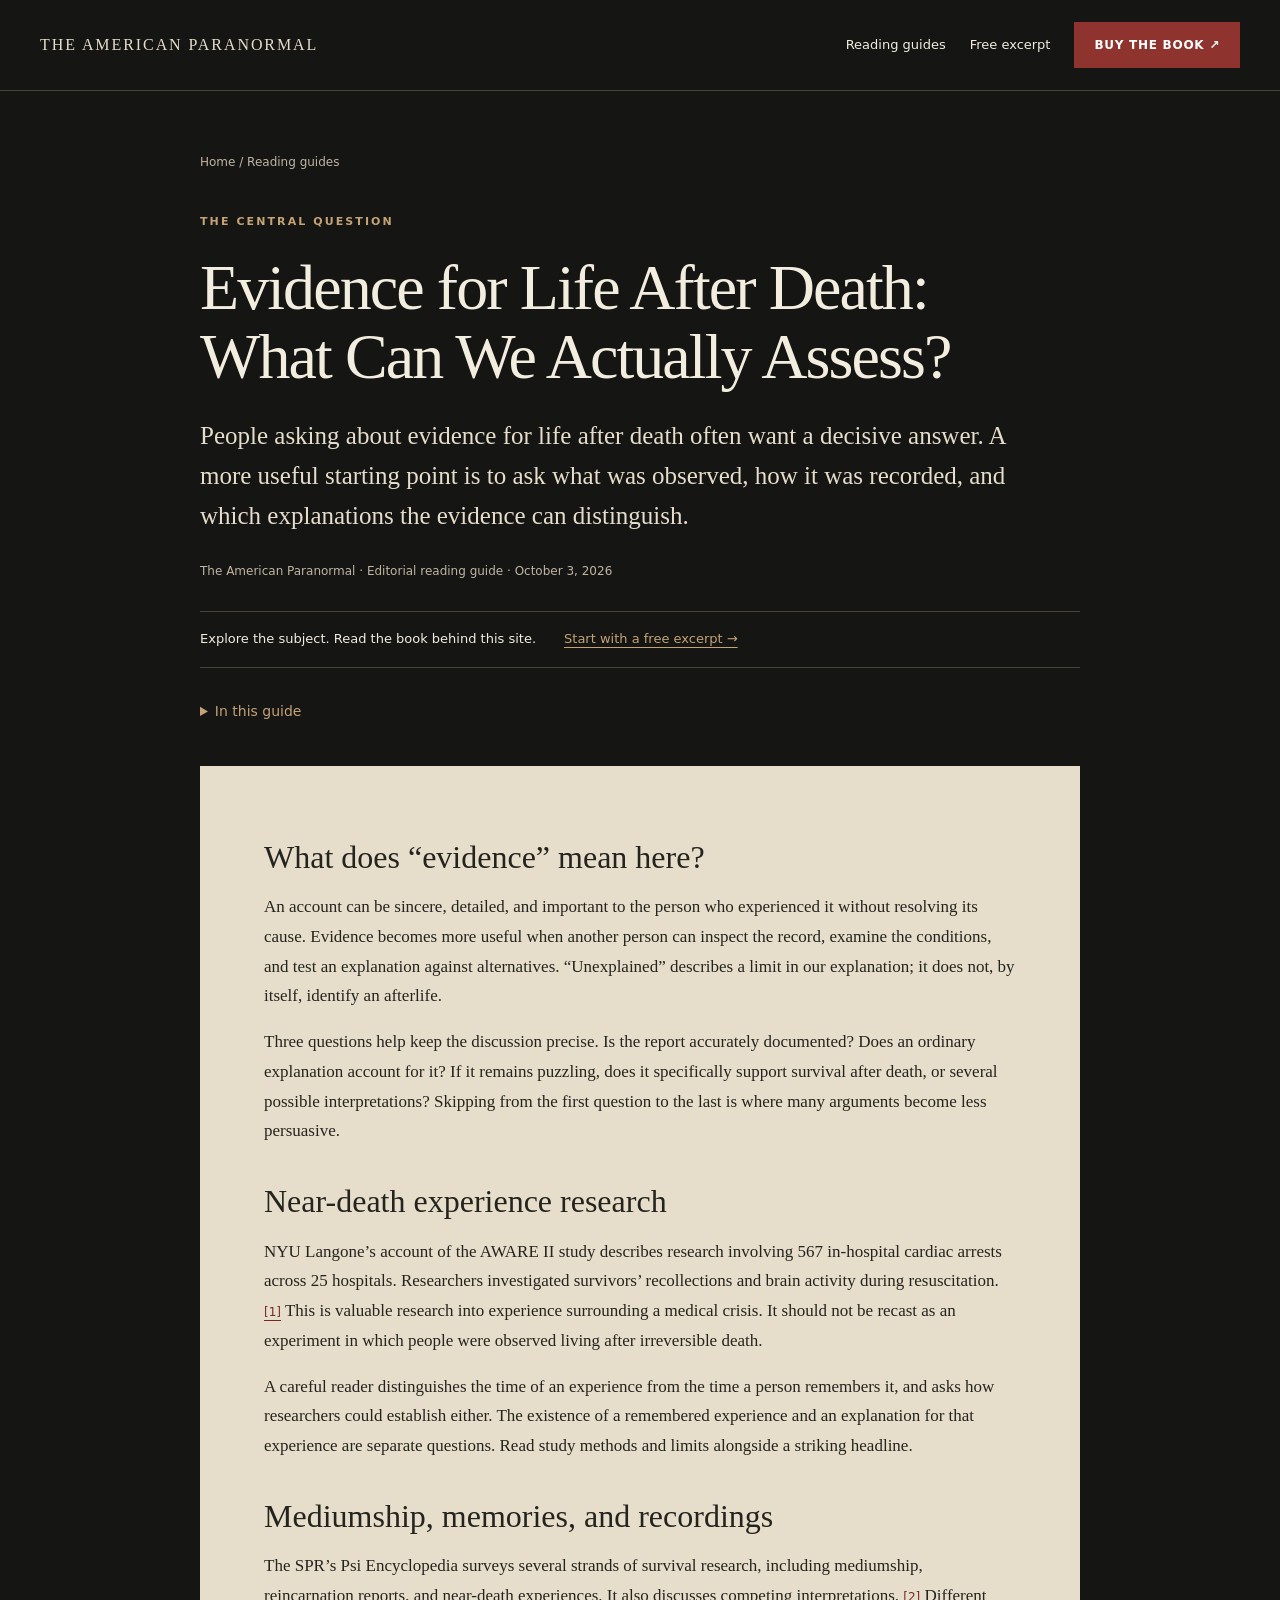
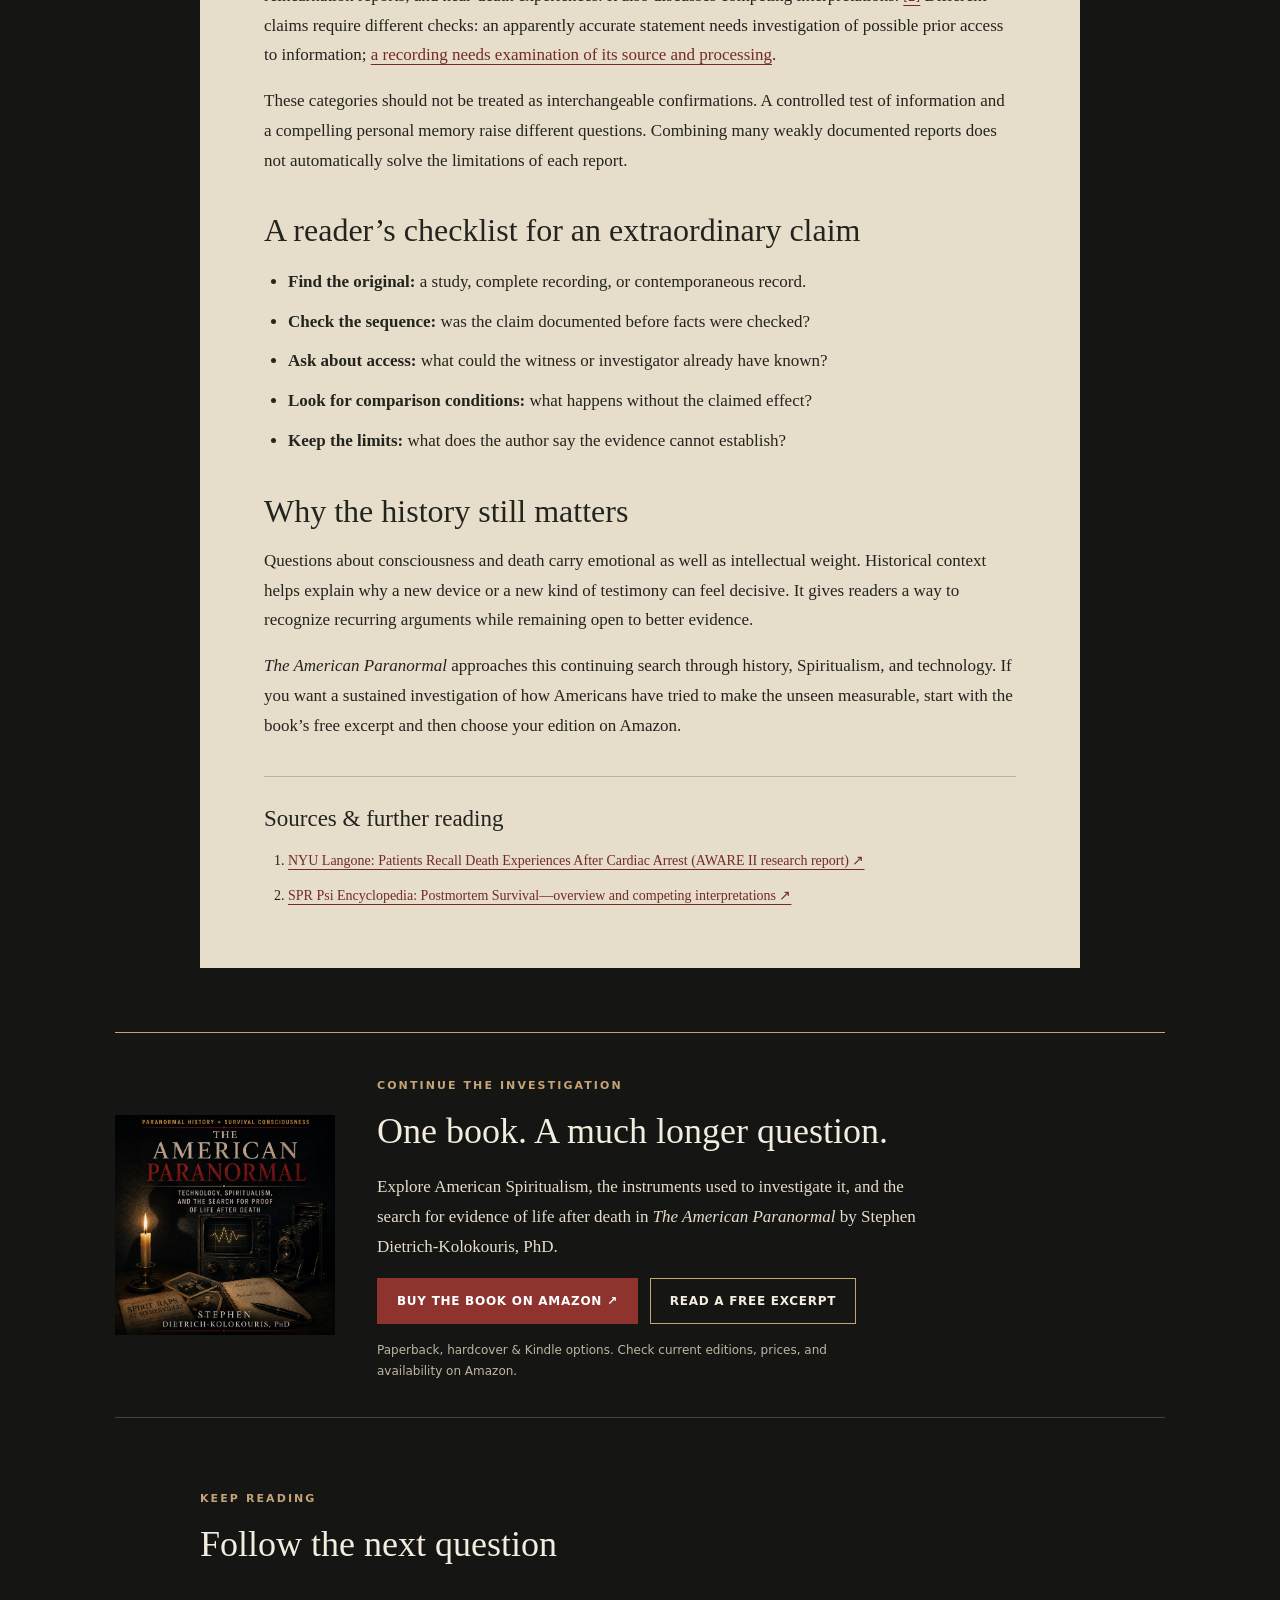
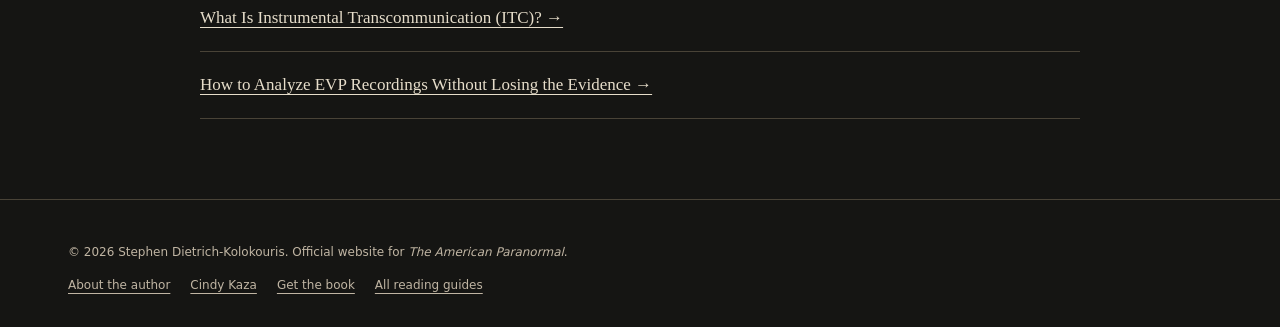
<file: guides/evidence-for-life-after-death.html>
<!DOCTYPE html>
<html lang="en"><head><meta charset="utf-8"/><meta content="width=device-width,initial-scale=1" name="viewport"/><title>Evidence for Life After Death | American Paranormal</title><meta content="A careful introduction to near-death accounts, survival claims, and the distinction between an observation and proof of life after death." name="description"/><meta content="index,follow,max-image-preview:large,max-snippet:-1,max-video-preview:-1" name="robots"/><link href="https://theamericanparanormal.com/guides/evidence-for-life-after-death.html" rel="canonical"/><meta content="article" property="og:type"/><meta content="Evidence for Life After Death | American Paranormal" property="og:title"/><meta content="A careful introduction to near-death accounts, survival claims, and the distinction between an observation and proof of life after death." property="og:description"/><meta content="https://theamericanparanormal.com/guides/evidence-for-life-after-death.html" property="og:url"/><meta content="The American Paranormal" property="og:site_name"/><meta content="https://theamericanparanormal.com/assets/editorial/american-paranormal-cover.jpg" property="og:image"/><meta content="The American Paranormal book cover" property="og:image:alt"/><meta content="summary_large_image" name="twitter:card"/><meta content="#151513" name="theme-color"/><link href="../assets/editorial/guides.css" rel="stylesheet"/><script type="application/ld+json">[{"@context":"https://schema.org","@type":"Article","headline":"Evidence for Life After Death: What Can We Actually Assess?","description":"A careful introduction to near-death accounts, survival claims, and the distinction between an observation and proof of life after death.","mainEntityOfPage":"https://theamericanparanormal.com/guides/evidence-for-life-after-death.html","datePublished":"2026-10-03","dateModified":"2026-10-03","inLanguage":"en","author":{"@type":"Organization","name":"The American Paranormal","url":"https://theamericanparanormal.com/","@id":"https://theamericanparanormal.com/#publisher"},"publisher":{"@type":"Organization","name":"The American Paranormal","url":"https://theamericanparanormal.com/","@id":"https://theamericanparanormal.com/#publisher"},"image":"https://theamericanparanormal.com/assets/editorial/american-paranormal-cover.jpg","@id":"https://theamericanparanormal.com/guides/evidence-for-life-after-death.html#article","url":"https://theamericanparanormal.com/guides/evidence-for-life-after-death.html","isPartOf":{"@id":"https://theamericanparanormal.com/guides/#webpage"},"isAccessibleForFree":true,"citation":["https://nyulangone.org/news/patients-recall-death-experiences-after-cardiac-arrest","https://psi-encyclopedia.spr.ac.uk/articles/postmortem-survival/"],"mentions":{"@type":"Book","@id":"https://theamericanparanormal.com/#book","name":"The American Paranormal","author":{"@type":"Person","name":"Stephen Dietrich-Kolokouris, PhD"}}},{"@context":"https://schema.org","@type":"BreadcrumbList","itemListElement":[{"@type":"ListItem","position":1,"name":"Home","item":"https://theamericanparanormal.com/"},{"@type":"ListItem","position":2,"name":"Reading guides","item":"https://theamericanparanormal.com/guides/"},{"@type":"ListItem","position":3,"name":"Evidence for Life After Death: What Can We Actually Assess?","item":"https://theamericanparanormal.com/guides/evidence-for-life-after-death.html"}]}]</script><meta content="Evidence for Life After Death | American Paranormal" name="twitter:title"/><meta content="A careful introduction to near-death accounts, survival claims, and the distinction between an observation and proof of life after death." name="twitter:description"/><meta content="https://theamericanparanormal.com/assets/editorial/american-paranormal-cover.jpg" name="twitter:image"/><meta content="The American Paranormal book cover" name="twitter:image:alt"/><meta content="en_US" property="og:locale"/></head><body><a class="skip-link" href="#main">Skip to content</a><header class="guide-nav"><a class="brand" href="../">The American Paranormal</a><nav aria-label="Main navigation"><a href="./">Reading guides</a><a href="../#excerpt">Free excerpt</a><a class="button primary" href="https://a.co/d/0gmGH7Vk" rel="noopener noreferrer" target="_blank">Buy the book ↗</a></nav></header><main id="main"><article><header class="article-header"><nav aria-label="Breadcrumb" class="breadcrumbs"><a href="../">Home</a> / <a href="./">Reading guides</a></nav><span class="kicker">The central question</span><h1>Evidence for Life After Death: What Can We Actually Assess?</h1><p class="intro">People asking about evidence for life after death often want a decisive answer. A more useful starting point is to ask what was observed, how it was recorded, and which explanations the evidence can distinguish.</p><p class="byline">The American Paranormal · Editorial reading guide · <time datetime="2026-10-03">October 3, 2026</time></p><div class="article-start"><span>Explore the subject. Read the book behind this site.</span><a href="../#excerpt">Start with a free excerpt →</a></div><nav aria-label="Article contents" class="article-toc"><details><summary>In this guide</summary><ol><li><a href="#what-does-evidence-mean-here">What does “evidence” mean here?</a></li><li><a href="#near-death-experience-research">Near-death experience research</a></li><li><a href="#mediumship-memories-and-recordings">Mediumship, memories, and recordings</a></li><li><a href="#a-reader-s-checklist-for-an-extraordinary-claim">A reader’s checklist for an extraordinary claim</a></li><li><a href="#why-the-history-still-matters">Why the history still matters</a></li></ol></details></nav></header><div class="article-body">
<h2 id="what-does-evidence-mean-here">What does “evidence” mean here?</h2>
<p>An account can be sincere, detailed, and important to the person who experienced it without resolving its cause. Evidence becomes more useful when another person can inspect the record, examine the conditions, and test an explanation against alternatives. “Unexplained” describes a limit in our explanation; it does not, by itself, identify an afterlife.</p>
<p>Three questions help keep the discussion precise. Is the report accurately documented? Does an ordinary explanation account for it? If it remains puzzling, does it specifically support survival after death, or several possible interpretations? Skipping from the first question to the last is where many arguments become less persuasive.</p>
<h2 id="near-death-experience-research">Near-death experience research</h2>
<p>NYU Langone’s account of the AWARE II study describes research involving 567 in-hospital cardiac arrests across 25 hospitals. Researchers investigated survivors’ recollections and brain activity during resuscitation. <a href="#source-1">[1]</a> This is valuable research into experience surrounding a medical crisis. It should not be recast as an experiment in which people were observed living after irreversible death.</p>
<p>A careful reader distinguishes the time of an experience from the time a person remembers it, and asks how researchers could establish either. The existence of a remembered experience and an explanation for that experience are separate questions. Read study methods and limits alongside a striking headline.</p>
<h2 id="mediumship-memories-and-recordings">Mediumship, memories, and recordings</h2>
<p>The SPR’s Psi Encyclopedia surveys several strands of survival research, including mediumship, reincarnation reports, and near-death experiences. It also discusses competing interpretations. <a href="#source-2">[2]</a> Different claims require different checks: an apparently accurate statement needs investigation of possible prior access to information; <a href="how-to-analyze-evp-recordings.html">a recording needs examination of its source and processing</a>.</p>
<p>These categories should not be treated as interchangeable confirmations. A controlled test of information and a compelling personal memory raise different questions. Combining many weakly documented reports does not automatically solve the limitations of each report.</p>
<h2 id="a-reader-s-checklist-for-an-extraordinary-claim">A reader’s checklist for an extraordinary claim</h2>
<ul><li><strong>Find the original:</strong> a study, complete recording, or contemporaneous record.</li><li><strong>Check the sequence:</strong> was the claim documented before facts were checked?</li><li><strong>Ask about access:</strong> what could the witness or investigator already have known?</li><li><strong>Look for comparison conditions:</strong> what happens without the claimed effect?</li><li><strong>Keep the limits:</strong> what does the author say the evidence cannot establish?</li></ul>
<h2 id="why-the-history-still-matters">Why the history still matters</h2>
<p>Questions about consciousness and death carry emotional as well as intellectual weight. Historical context helps explain why a new device or a new kind of testimony can feel decisive. It gives readers a way to recognize recurring arguments while remaining open to better evidence.</p>
<p><em>The American Paranormal</em> approaches this continuing search through history, Spiritualism, and technology. If you want a sustained investigation of how Americans have tried to make the unseen measurable, start with the book’s free excerpt and then choose your edition on Amazon.</p>
<section aria-label="Sources" class="sources"><h2>Sources &amp; further reading</h2><ol><li id="source-1"><a href="https://nyulangone.org/news/patients-recall-death-experiences-after-cardiac-arrest" rel="noopener noreferrer" target="_blank">NYU Langone: Patients Recall Death Experiences After Cardiac Arrest (AWARE II research report) ↗</a></li><li id="source-2"><a href="https://psi-encyclopedia.spr.ac.uk/articles/postmortem-survival/" rel="noopener noreferrer" target="_blank">SPR Psi Encyclopedia: Postmortem Survival—overview and competing interpretations ↗</a></li></ol></section></div></article><aside aria-label="Explore the book" class="article-book"><img alt="The American Paranormal book cover" height="1254" loading="lazy" src="../assets/editorial/american-paranormal-cover.jpg" width="1254"/><div><span class="kicker">Continue the investigation</span><h2>One book. A much longer question.</h2><p>Explore American Spiritualism, the instruments used to investigate it, and the search for evidence of life after death in <em>The American Paranormal</em> by Stephen Dietrich-Kolokouris, PhD.</p><div class="actions"><a class="button primary" href="https://a.co/d/0gmGH7Vk" rel="noopener noreferrer" target="_blank">Buy the book on Amazon ↗</a><a class="button" href="../#excerpt">Read a free excerpt</a></div><p class="purchase-note">Paperback, hardcover &amp; Kindle options. Check current editions, prices, and availability on Amazon.</p></div></aside><section class="related"><span class="kicker">Keep reading</span><h2>Follow the next question</h2><a href="what-is-instrumental-transcommunication.html">What Is Instrumental Transcommunication (ITC)? →</a><a href="how-to-analyze-evp-recordings.html">How to Analyze EVP Recordings Without Losing the Evidence →</a></section></main><footer class="guide-footer"><p>© 2026 Stephen Dietrich-Kolokouris. Official website for <em>The American Paranormal</em>.</p><nav aria-label="Footer"><a href="../#author">About the author</a><a href="../#collaboration">Cindy Kaza</a><a href="../#buy">Get the book</a><a href="./">All reading guides</a></nav></footer></body></html>
</file>
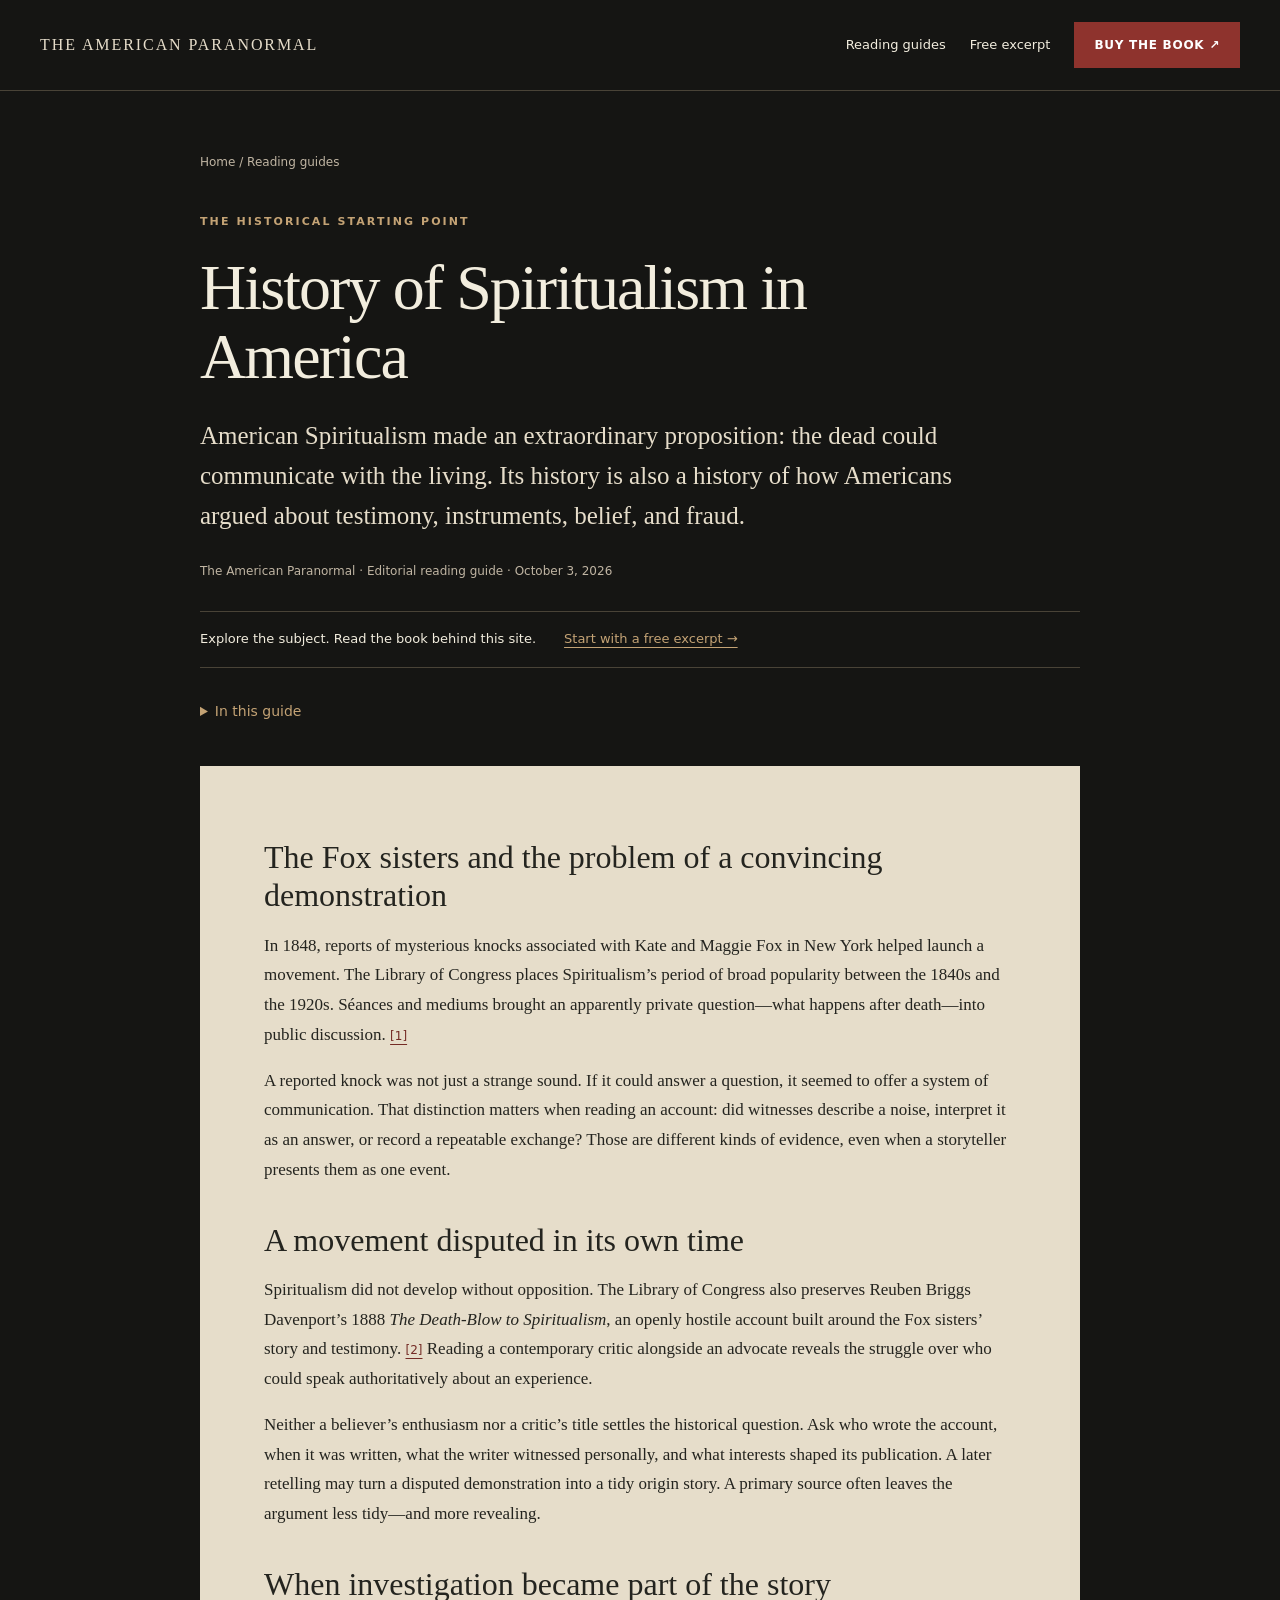
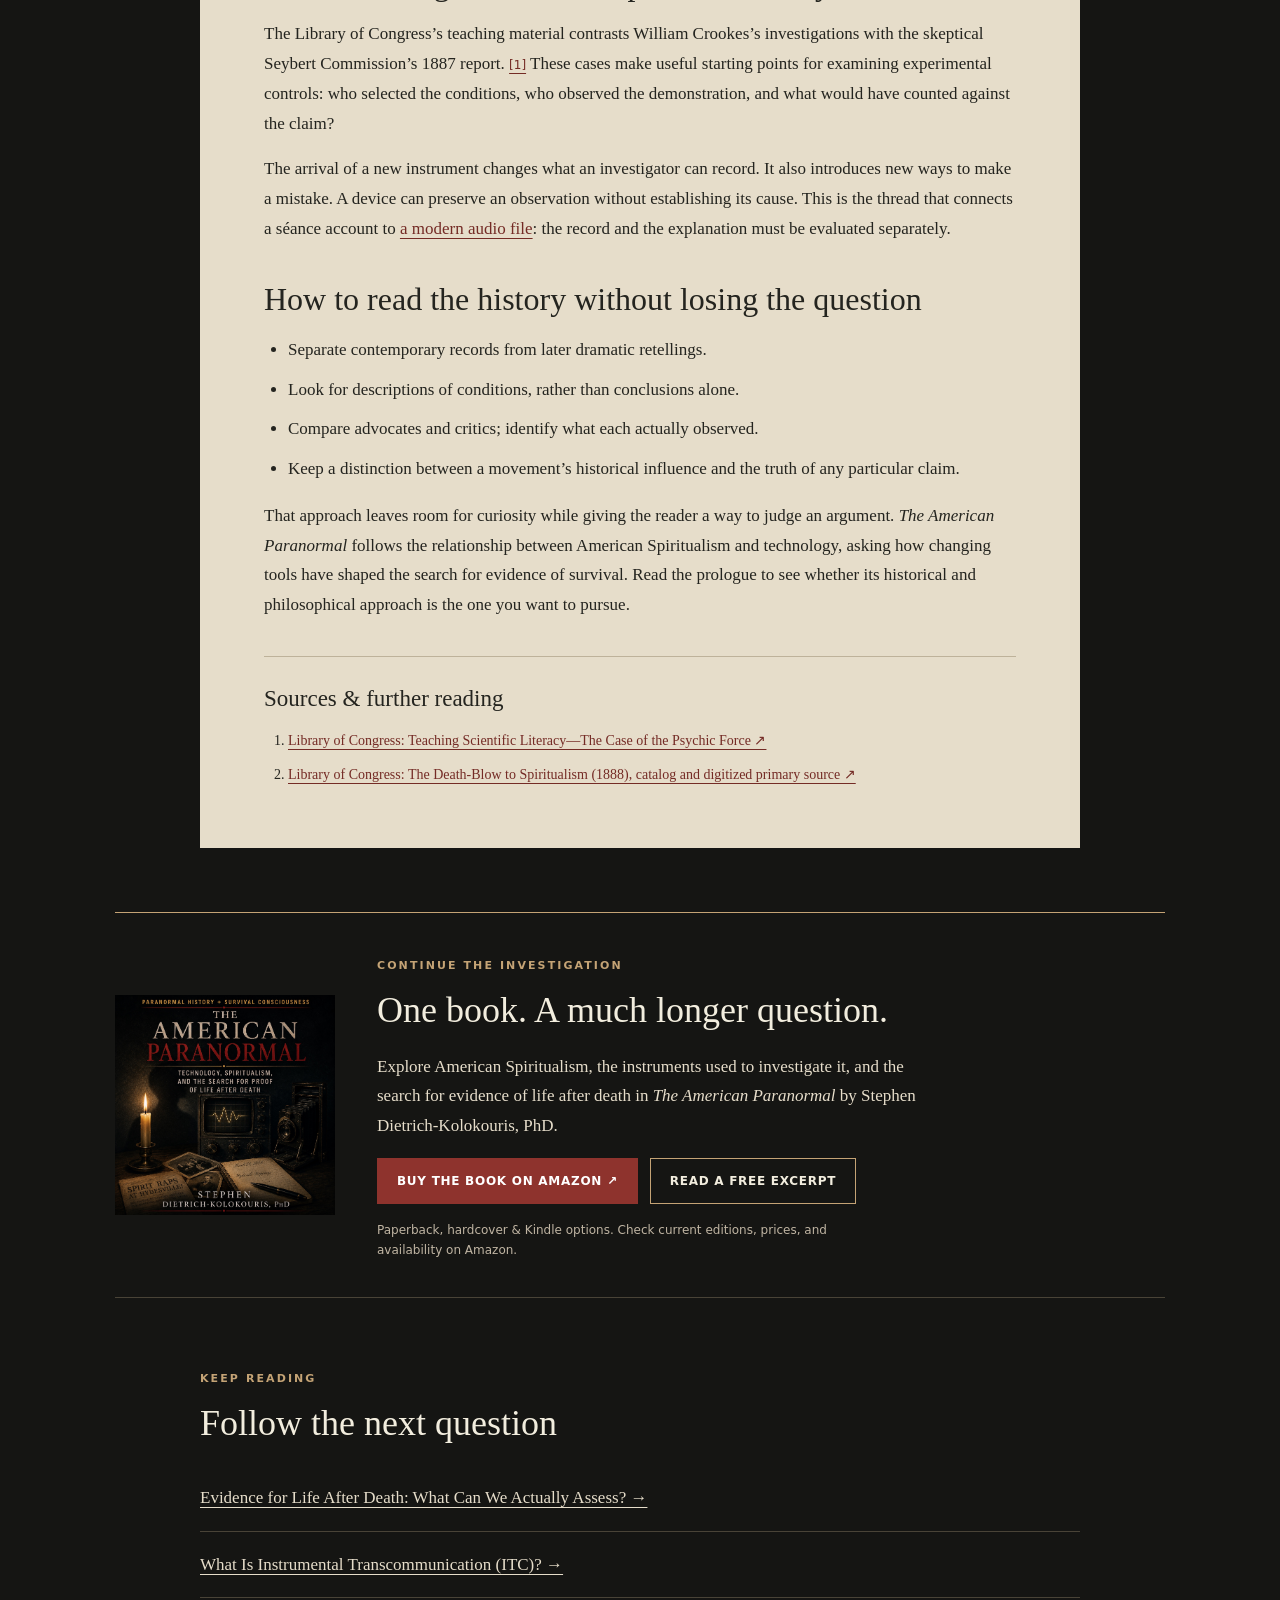
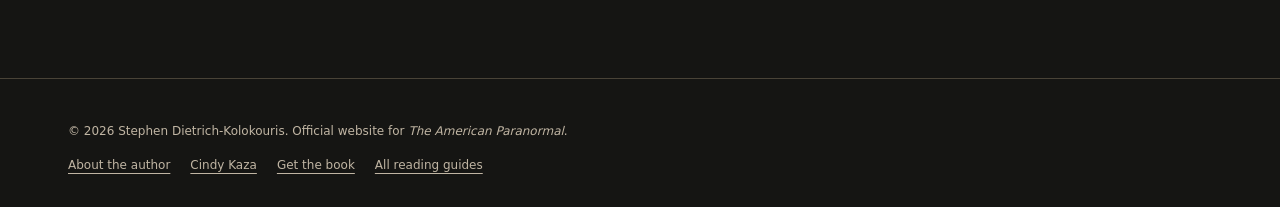
<file: guides/history-of-spiritualism-in-america.html>
<!DOCTYPE html>
<html lang="en"><head><meta charset="utf-8"/><meta content="width=device-width,initial-scale=1" name="viewport"/><title>History of Spiritualism in America | American Paranormal</title><meta content="From the Fox sisters and nineteenth-century séances to technological investigation: a guide to reading American Spiritualism critically." name="description"/><meta content="index,follow,max-image-preview:large,max-snippet:-1,max-video-preview:-1" name="robots"/><link href="https://theamericanparanormal.com/guides/history-of-spiritualism-in-america.html" rel="canonical"/><meta content="article" property="og:type"/><meta content="History of Spiritualism in America | American Paranormal" property="og:title"/><meta content="From the Fox sisters and nineteenth-century séances to technological investigation: a guide to reading American Spiritualism critically." property="og:description"/><meta content="https://theamericanparanormal.com/guides/history-of-spiritualism-in-america.html" property="og:url"/><meta content="The American Paranormal" property="og:site_name"/><meta content="https://theamericanparanormal.com/assets/editorial/american-paranormal-cover.jpg" property="og:image"/><meta content="The American Paranormal book cover" property="og:image:alt"/><meta content="summary_large_image" name="twitter:card"/><meta content="#151513" name="theme-color"/><link href="../assets/editorial/guides.css" rel="stylesheet"/><script type="application/ld+json">[{"@context":"https://schema.org","@type":"Article","headline":"History of Spiritualism in America","description":"From the Fox sisters and nineteenth-century séances to technological investigation: a guide to reading American Spiritualism critically.","mainEntityOfPage":"https://theamericanparanormal.com/guides/history-of-spiritualism-in-america.html","datePublished":"2026-10-03","dateModified":"2026-10-03","inLanguage":"en","author":{"@type":"Organization","name":"The American Paranormal","url":"https://theamericanparanormal.com/","@id":"https://theamericanparanormal.com/#publisher"},"publisher":{"@type":"Organization","name":"The American Paranormal","url":"https://theamericanparanormal.com/","@id":"https://theamericanparanormal.com/#publisher"},"image":"https://theamericanparanormal.com/assets/editorial/american-paranormal-cover.jpg","@id":"https://theamericanparanormal.com/guides/history-of-spiritualism-in-america.html#article","url":"https://theamericanparanormal.com/guides/history-of-spiritualism-in-america.html","isPartOf":{"@id":"https://theamericanparanormal.com/guides/#webpage"},"isAccessibleForFree":true,"citation":["https://blogs.loc.gov/teachers/2023/04/teaching-scientific-literacy-the-case-of-the-psychic-force/","https://www.loc.gov/item/10034905/"],"mentions":{"@type":"Book","@id":"https://theamericanparanormal.com/#book","name":"The American Paranormal","author":{"@type":"Person","name":"Stephen Dietrich-Kolokouris, PhD"}}},{"@context":"https://schema.org","@type":"BreadcrumbList","itemListElement":[{"@type":"ListItem","position":1,"name":"Home","item":"https://theamericanparanormal.com/"},{"@type":"ListItem","position":2,"name":"Reading guides","item":"https://theamericanparanormal.com/guides/"},{"@type":"ListItem","position":3,"name":"History of Spiritualism in America","item":"https://theamericanparanormal.com/guides/history-of-spiritualism-in-america.html"}]}]</script><meta content="History of Spiritualism in America | American Paranormal" name="twitter:title"/><meta content="From the Fox sisters and nineteenth-century séances to technological investigation: a guide to reading American Spiritualism critically." name="twitter:description"/><meta content="https://theamericanparanormal.com/assets/editorial/american-paranormal-cover.jpg" name="twitter:image"/><meta content="The American Paranormal book cover" name="twitter:image:alt"/><meta content="en_US" property="og:locale"/></head><body><a class="skip-link" href="#main">Skip to content</a><header class="guide-nav"><a class="brand" href="../">The American Paranormal</a><nav aria-label="Main navigation"><a href="./">Reading guides</a><a href="../#excerpt">Free excerpt</a><a class="button primary" href="https://a.co/d/0gmGH7Vk" rel="noopener noreferrer" target="_blank">Buy the book ↗</a></nav></header><main id="main"><article><header class="article-header"><nav aria-label="Breadcrumb" class="breadcrumbs"><a href="../">Home</a> / <a href="./">Reading guides</a></nav><span class="kicker">The historical starting point</span><h1>History of Spiritualism in America</h1><p class="intro">American Spiritualism made an extraordinary proposition: the dead could communicate with the living. Its history is also a history of how Americans argued about testimony, instruments, belief, and fraud.</p><p class="byline">The American Paranormal · Editorial reading guide · <time datetime="2026-10-03">October 3, 2026</time></p><div class="article-start"><span>Explore the subject. Read the book behind this site.</span><a href="../#excerpt">Start with a free excerpt →</a></div><nav aria-label="Article contents" class="article-toc"><details><summary>In this guide</summary><ol><li><a href="#the-fox-sisters-and-the-problem-of-a-convincing-demonstration">The Fox sisters and the problem of a convincing demonstration</a></li><li><a href="#a-movement-disputed-in-its-own-time">A movement disputed in its own time</a></li><li><a href="#when-investigation-became-part-of-the-story">When investigation became part of the story</a></li><li><a href="#how-to-read-the-history-without-losing-the-question">How to read the history without losing the question</a></li></ol></details></nav></header><div class="article-body">
<h2 id="the-fox-sisters-and-the-problem-of-a-convincing-demonstration">The Fox sisters and the problem of a convincing demonstration</h2>
<p>In 1848, reports of mysterious knocks associated with Kate and Maggie Fox in New York helped launch a movement. The Library of Congress places Spiritualism’s period of broad popularity between the 1840s and the 1920s. Séances and mediums brought an apparently private question—what happens after death—into public discussion. <a href="#source-1">[1]</a></p>
<p>A reported knock was not just a strange sound. If it could answer a question, it seemed to offer a system of communication. That distinction matters when reading an account: did witnesses describe a noise, interpret it as an answer, or record a repeatable exchange? Those are different kinds of evidence, even when a storyteller presents them as one event.</p>
<h2 id="a-movement-disputed-in-its-own-time">A movement disputed in its own time</h2>
<p>Spiritualism did not develop without opposition. The Library of Congress also preserves Reuben Briggs Davenport’s 1888 <em>The Death-Blow to Spiritualism</em>, an openly hostile account built around the Fox sisters’ story and testimony. <a href="#source-2">[2]</a> Reading a contemporary critic alongside an advocate reveals the struggle over who could speak authoritatively about an experience.</p>
<p>Neither a believer’s enthusiasm nor a critic’s title settles the historical question. Ask who wrote the account, when it was written, what the writer witnessed personally, and what interests shaped its publication. A later retelling may turn a disputed demonstration into a tidy origin story. A primary source often leaves the argument less tidy—and more revealing.</p>
<h2 id="when-investigation-became-part-of-the-story">When investigation became part of the story</h2>
<p>The Library of Congress’s teaching material contrasts William Crookes’s investigations with the skeptical Seybert Commission’s 1887 report. <a href="#source-1">[1]</a> These cases make useful starting points for examining experimental controls: who selected the conditions, who observed the demonstration, and what would have counted against the claim?</p>
<p>The arrival of a new instrument changes what an investigator can record. It also introduces new ways to make a mistake. A device can preserve an observation without establishing its cause. This is the thread that connects a séance account to <a href="how-to-analyze-evp-recordings.html">a modern audio file</a>: the record and the explanation must be evaluated separately.</p>
<h2 id="how-to-read-the-history-without-losing-the-question">How to read the history without losing the question</h2>
<ul><li>Separate contemporary records from later dramatic retellings.</li><li>Look for descriptions of conditions, rather than conclusions alone.</li><li>Compare advocates and critics; identify what each actually observed.</li><li>Keep a distinction between a movement’s historical influence and the truth of any particular claim.</li></ul>
<p>That approach leaves room for curiosity while giving the reader a way to judge an argument. <em>The American Paranormal</em> follows the relationship between American Spiritualism and technology, asking how changing tools have shaped the search for evidence of survival. Read the prologue to see whether its historical and philosophical approach is the one you want to pursue.</p>
<section aria-label="Sources" class="sources"><h2>Sources &amp; further reading</h2><ol><li id="source-1"><a href="https://blogs.loc.gov/teachers/2023/04/teaching-scientific-literacy-the-case-of-the-psychic-force/" rel="noopener noreferrer" target="_blank">Library of Congress: Teaching Scientific Literacy—The Case of the Psychic Force ↗</a></li><li id="source-2"><a href="https://www.loc.gov/item/10034905/" rel="noopener noreferrer" target="_blank">Library of Congress: The Death-Blow to Spiritualism (1888), catalog and digitized primary source ↗</a></li></ol></section></div></article><aside aria-label="Explore the book" class="article-book"><img alt="The American Paranormal book cover" height="1254" loading="lazy" src="../assets/editorial/american-paranormal-cover.jpg" width="1254"/><div><span class="kicker">Continue the investigation</span><h2>One book. A much longer question.</h2><p>Explore American Spiritualism, the instruments used to investigate it, and the search for evidence of life after death in <em>The American Paranormal</em> by Stephen Dietrich-Kolokouris, PhD.</p><div class="actions"><a class="button primary" href="https://a.co/d/0gmGH7Vk" rel="noopener noreferrer" target="_blank">Buy the book on Amazon ↗</a><a class="button" href="../#excerpt">Read a free excerpt</a></div><p class="purchase-note">Paperback, hardcover &amp; Kindle options. Check current editions, prices, and availability on Amazon.</p></div></aside><section class="related"><span class="kicker">Keep reading</span><h2>Follow the next question</h2><a href="evidence-for-life-after-death.html">Evidence for Life After Death: What Can We Actually Assess? →</a><a href="what-is-instrumental-transcommunication.html">What Is Instrumental Transcommunication (ITC)? →</a></section></main><footer class="guide-footer"><p>© 2026 Stephen Dietrich-Kolokouris. Official website for <em>The American Paranormal</em>.</p><nav aria-label="Footer"><a href="../#author">About the author</a><a href="../#collaboration">Cindy Kaza</a><a href="../#buy">Get the book</a><a href="./">All reading guides</a></nav></footer></body></html>
</file>
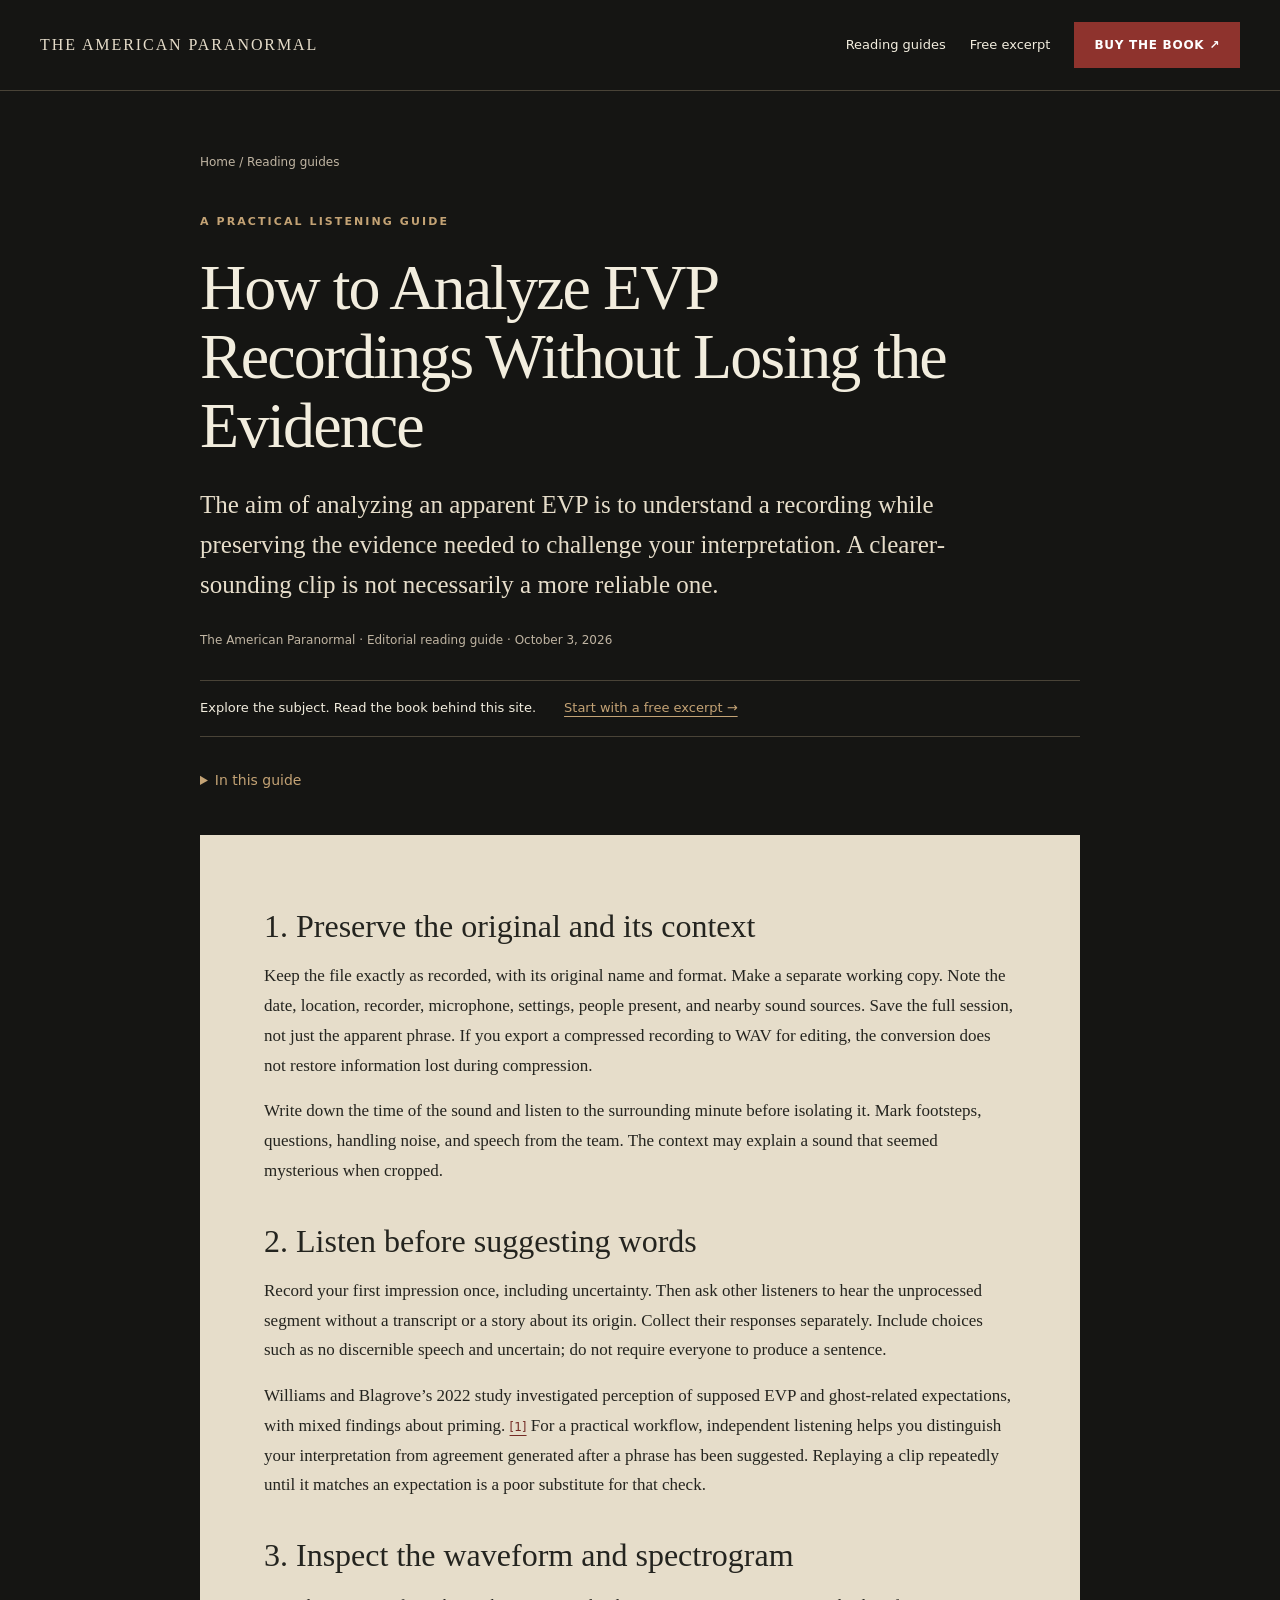
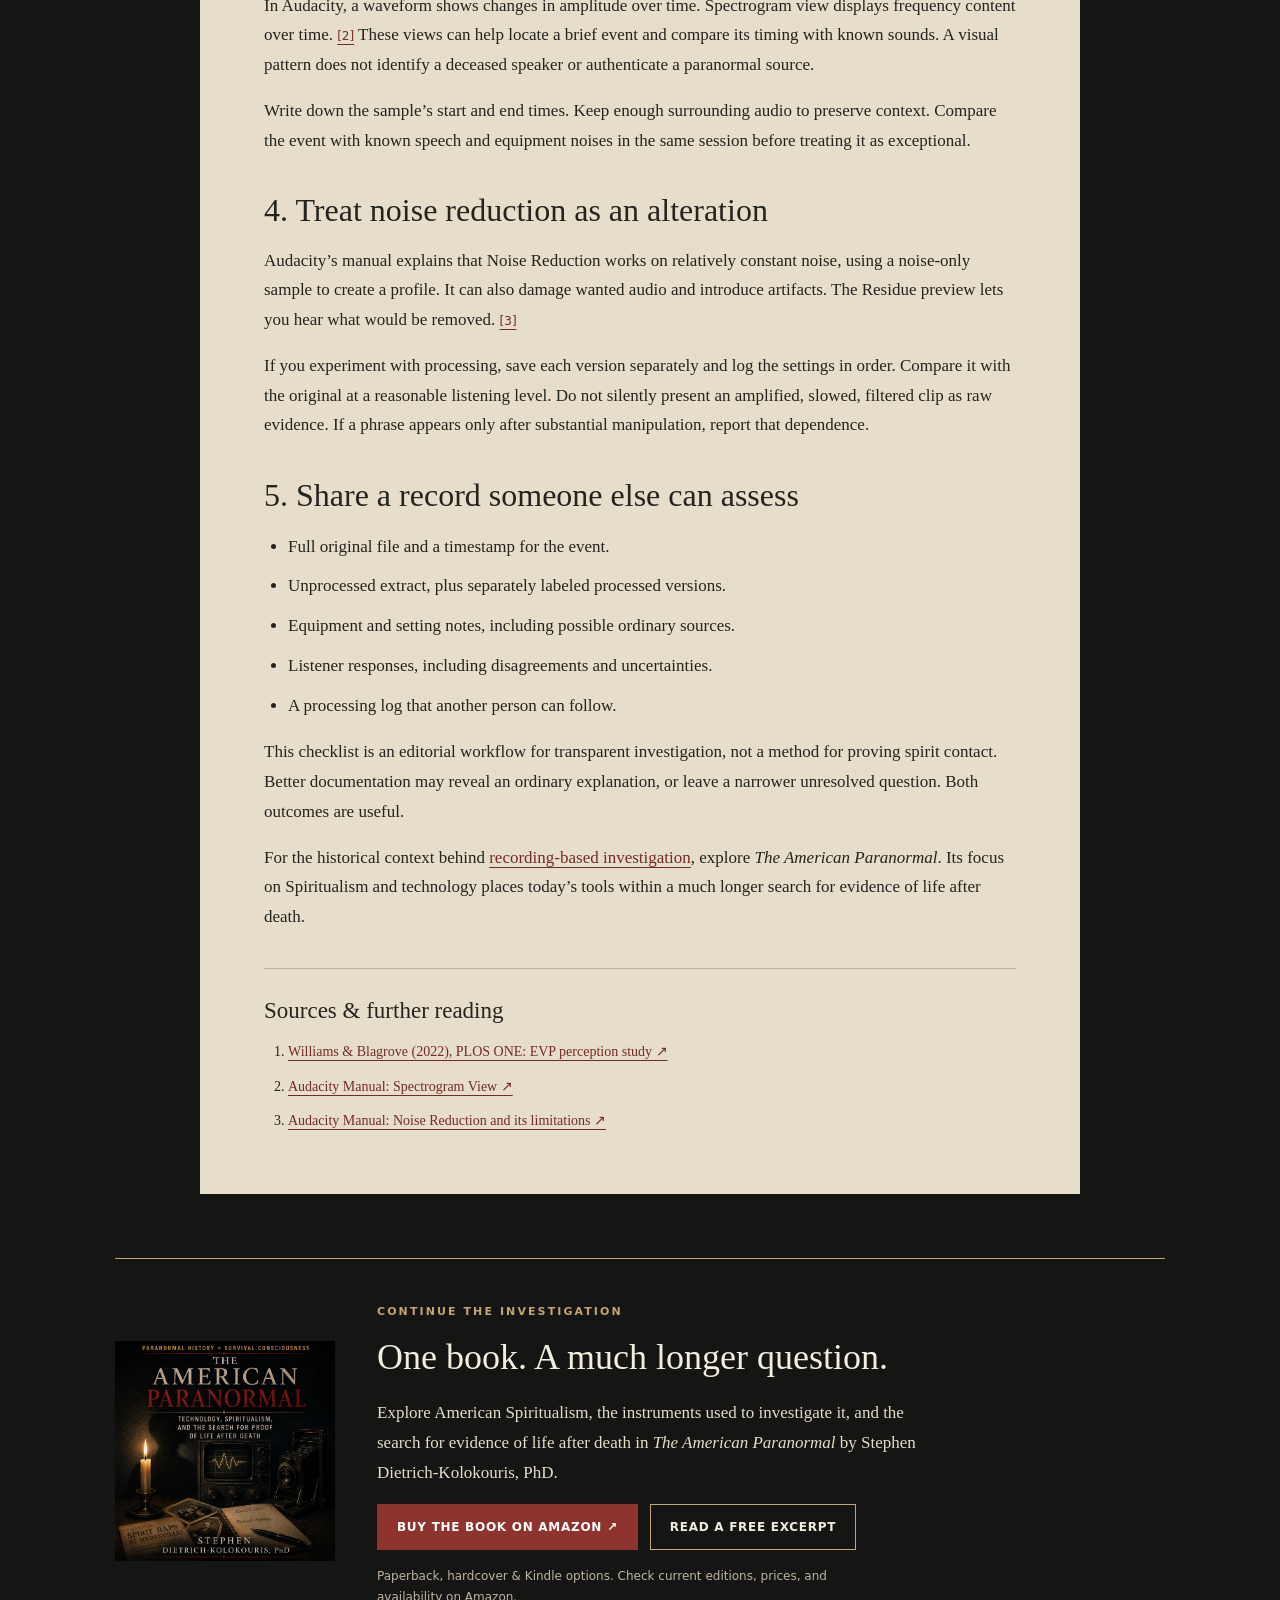
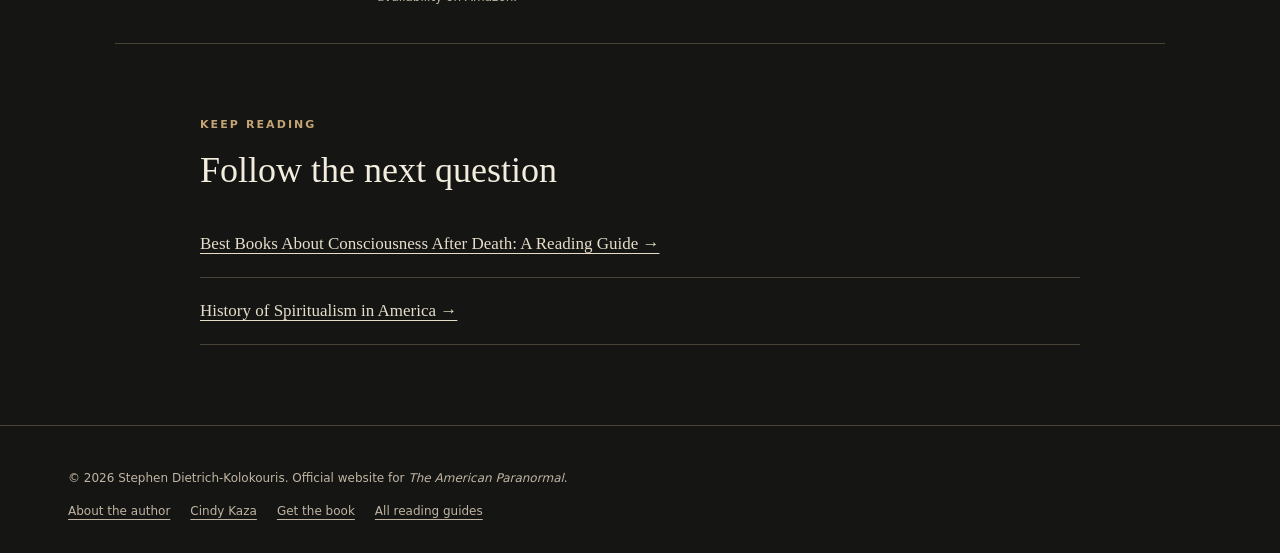
<file: guides/how-to-analyze-evp-recordings.html>
<!DOCTYPE html>
<html lang="en"><head><meta charset="utf-8"/><meta content="width=device-width,initial-scale=1" name="viewport"/><title>How to Analyze EVP Recordings | American Paranormal</title><meta content="A practical EVP analysis workflow: preserve original audio, inspect context, use Audacity carefully, and collect independent listening results." name="description"/><meta content="index,follow,max-image-preview:large,max-snippet:-1,max-video-preview:-1" name="robots"/><link href="https://theamericanparanormal.com/guides/how-to-analyze-evp-recordings.html" rel="canonical"/><meta content="article" property="og:type"/><meta content="How to Analyze EVP Recordings | American Paranormal" property="og:title"/><meta content="A practical EVP analysis workflow: preserve original audio, inspect context, use Audacity carefully, and collect independent listening results." property="og:description"/><meta content="https://theamericanparanormal.com/guides/how-to-analyze-evp-recordings.html" property="og:url"/><meta content="The American Paranormal" property="og:site_name"/><meta content="https://theamericanparanormal.com/assets/editorial/american-paranormal-cover.jpg" property="og:image"/><meta content="The American Paranormal book cover" property="og:image:alt"/><meta content="summary_large_image" name="twitter:card"/><meta content="#151513" name="theme-color"/><link href="../assets/editorial/guides.css" rel="stylesheet"/><script type="application/ld+json">[{"@context":"https://schema.org","@type":"Article","headline":"How to Analyze EVP Recordings Without Losing the Evidence","description":"A practical EVP analysis workflow: preserve original audio, inspect context, use Audacity carefully, and collect independent listening results.","mainEntityOfPage":"https://theamericanparanormal.com/guides/how-to-analyze-evp-recordings.html","datePublished":"2026-10-03","dateModified":"2026-10-03","inLanguage":"en","author":{"@type":"Organization","name":"The American Paranormal","url":"https://theamericanparanormal.com/","@id":"https://theamericanparanormal.com/#publisher"},"publisher":{"@type":"Organization","name":"The American Paranormal","url":"https://theamericanparanormal.com/","@id":"https://theamericanparanormal.com/#publisher"},"image":"https://theamericanparanormal.com/assets/editorial/american-paranormal-cover.jpg","@id":"https://theamericanparanormal.com/guides/how-to-analyze-evp-recordings.html#article","url":"https://theamericanparanormal.com/guides/how-to-analyze-evp-recordings.html","isPartOf":{"@id":"https://theamericanparanormal.com/guides/#webpage"},"isAccessibleForFree":true,"citation":["https://journals.plos.org/plosone/article?id=10.1371/journal.pone.0274595","https://manual.audacityteam.org/man/spectrogram_view.html","https://manual.audacityteam.org/man/noise_reduction.html"],"mentions":{"@type":"Book","@id":"https://theamericanparanormal.com/#book","name":"The American Paranormal","author":{"@type":"Person","name":"Stephen Dietrich-Kolokouris, PhD"}}},{"@context":"https://schema.org","@type":"BreadcrumbList","itemListElement":[{"@type":"ListItem","position":1,"name":"Home","item":"https://theamericanparanormal.com/"},{"@type":"ListItem","position":2,"name":"Reading guides","item":"https://theamericanparanormal.com/guides/"},{"@type":"ListItem","position":3,"name":"How to Analyze EVP Recordings Without Losing the Evidence","item":"https://theamericanparanormal.com/guides/how-to-analyze-evp-recordings.html"}]}]</script><meta content="How to Analyze EVP Recordings | American Paranormal" name="twitter:title"/><meta content="A practical EVP analysis workflow: preserve original audio, inspect context, use Audacity carefully, and collect independent listening results." name="twitter:description"/><meta content="https://theamericanparanormal.com/assets/editorial/american-paranormal-cover.jpg" name="twitter:image"/><meta content="The American Paranormal book cover" name="twitter:image:alt"/><meta content="en_US" property="og:locale"/></head><body><a class="skip-link" href="#main">Skip to content</a><header class="guide-nav"><a class="brand" href="../">The American Paranormal</a><nav aria-label="Main navigation"><a href="./">Reading guides</a><a href="../#excerpt">Free excerpt</a><a class="button primary" href="https://a.co/d/0gmGH7Vk" rel="noopener noreferrer" target="_blank">Buy the book ↗</a></nav></header><main id="main"><article><header class="article-header"><nav aria-label="Breadcrumb" class="breadcrumbs"><a href="../">Home</a> / <a href="./">Reading guides</a></nav><span class="kicker">A practical listening guide</span><h1>How to Analyze EVP Recordings Without Losing the Evidence</h1><p class="intro">The aim of analyzing an apparent EVP is to understand a recording while preserving the evidence needed to challenge your interpretation. A clearer-sounding clip is not necessarily a more reliable one.</p><p class="byline">The American Paranormal · Editorial reading guide · <time datetime="2026-10-03">October 3, 2026</time></p><div class="article-start"><span>Explore the subject. Read the book behind this site.</span><a href="../#excerpt">Start with a free excerpt →</a></div><nav aria-label="Article contents" class="article-toc"><details><summary>In this guide</summary><ol><li><a href="#1-preserve-the-original-and-its-context">1. Preserve the original and its context</a></li><li><a href="#2-listen-before-suggesting-words">2. Listen before suggesting words</a></li><li><a href="#3-inspect-the-waveform-and-spectrogram">3. Inspect the waveform and spectrogram</a></li><li><a href="#4-treat-noise-reduction-as-an-alteration">4. Treat noise reduction as an alteration</a></li><li><a href="#5-share-a-record-someone-else-can-assess">5. Share a record someone else can assess</a></li></ol></details></nav></header><div class="article-body">
<h2 id="1-preserve-the-original-and-its-context">1. Preserve the original and its context</h2>
<p>Keep the file exactly as recorded, with its original name and format. Make a separate working copy. Note the date, location, recorder, microphone, settings, people present, and nearby sound sources. Save the full session, not just the apparent phrase. If you export a compressed recording to WAV for editing, the conversion does not restore information lost during compression.</p>
<p>Write down the time of the sound and listen to the surrounding minute before isolating it. Mark footsteps, questions, handling noise, and speech from the team. The context may explain a sound that seemed mysterious when cropped.</p>
<h2 id="2-listen-before-suggesting-words">2. Listen before suggesting words</h2>
<p>Record your first impression once, including uncertainty. Then ask other listeners to hear the unprocessed segment without a transcript or a story about its origin. Collect their responses separately. Include choices such as no discernible speech and uncertain; do not require everyone to produce a sentence.</p>
<p>Williams and Blagrove’s 2022 study investigated perception of supposed EVP and ghost-related expectations, with mixed findings about priming. <a href="#source-1">[1]</a> For a practical workflow, independent listening helps you distinguish your interpretation from agreement generated after a phrase has been suggested. Replaying a clip repeatedly until it matches an expectation is a poor substitute for that check.</p>
<h2 id="3-inspect-the-waveform-and-spectrogram">3. Inspect the waveform and spectrogram</h2>
<p>In Audacity, a waveform shows changes in amplitude over time. Spectrogram view displays frequency content over time. <a href="#source-2">[2]</a> These views can help locate a brief event and compare its timing with known sounds. A visual pattern does not identify a deceased speaker or authenticate a paranormal source.</p>
<p>Write down the sample’s start and end times. Keep enough surrounding audio to preserve context. Compare the event with known speech and equipment noises in the same session before treating it as exceptional.</p>
<h2 id="4-treat-noise-reduction-as-an-alteration">4. Treat noise reduction as an alteration</h2>
<p>Audacity’s manual explains that Noise Reduction works on relatively constant noise, using a noise-only sample to create a profile. It can also damage wanted audio and introduce artifacts. The Residue preview lets you hear what would be removed. <a href="#source-3">[3]</a></p>
<p>If you experiment with processing, save each version separately and log the settings in order. Compare it with the original at a reasonable listening level. Do not silently present an amplified, slowed, filtered clip as raw evidence. If a phrase appears only after substantial manipulation, report that dependence.</p>
<h2 id="5-share-a-record-someone-else-can-assess">5. Share a record someone else can assess</h2>
<ul><li>Full original file and a timestamp for the event.</li><li>Unprocessed extract, plus separately labeled processed versions.</li><li>Equipment and setting notes, including possible ordinary sources.</li><li>Listener responses, including disagreements and uncertainties.</li><li>A processing log that another person can follow.</li></ul>
<p>This checklist is an editorial workflow for transparent investigation, not a method for proving spirit contact. Better documentation may reveal an ordinary explanation, or leave a narrower unresolved question. Both outcomes are useful.</p>
<p>For the historical context behind <a href="what-is-instrumental-transcommunication.html">recording-based investigation</a>, explore <em>The American Paranormal</em>. Its focus on Spiritualism and technology places today’s tools within a much longer search for evidence of life after death.</p>
<section aria-label="Sources" class="sources"><h2>Sources &amp; further reading</h2><ol><li id="source-1"><a href="https://journals.plos.org/plosone/article?id=10.1371/journal.pone.0274595" rel="noopener noreferrer" target="_blank">Williams &amp; Blagrove (2022), PLOS ONE: EVP perception study ↗</a></li><li id="source-2"><a href="https://manual.audacityteam.org/man/spectrogram_view.html" rel="noopener noreferrer" target="_blank">Audacity Manual: Spectrogram View ↗</a></li><li id="source-3"><a href="https://manual.audacityteam.org/man/noise_reduction.html" rel="noopener noreferrer" target="_blank">Audacity Manual: Noise Reduction and its limitations ↗</a></li></ol></section></div></article><aside aria-label="Explore the book" class="article-book"><img alt="The American Paranormal book cover" height="1254" loading="lazy" src="../assets/editorial/american-paranormal-cover.jpg" width="1254"/><div><span class="kicker">Continue the investigation</span><h2>One book. A much longer question.</h2><p>Explore American Spiritualism, the instruments used to investigate it, and the search for evidence of life after death in <em>The American Paranormal</em> by Stephen Dietrich-Kolokouris, PhD.</p><div class="actions"><a class="button primary" href="https://a.co/d/0gmGH7Vk" rel="noopener noreferrer" target="_blank">Buy the book on Amazon ↗</a><a class="button" href="../#excerpt">Read a free excerpt</a></div><p class="purchase-note">Paperback, hardcover &amp; Kindle options. Check current editions, prices, and availability on Amazon.</p></div></aside><section class="related"><span class="kicker">Keep reading</span><h2>Follow the next question</h2><a href="best-books-about-consciousness-after-death.html">Best Books About Consciousness After Death: A Reading Guide →</a><a href="history-of-spiritualism-in-america.html">History of Spiritualism in America →</a></section></main><footer class="guide-footer"><p>© 2026 Stephen Dietrich-Kolokouris. Official website for <em>The American Paranormal</em>.</p><nav aria-label="Footer"><a href="../#author">About the author</a><a href="../#collaboration">Cindy Kaza</a><a href="../#buy">Get the book</a><a href="./">All reading guides</a></nav></footer></body></html>
</file>
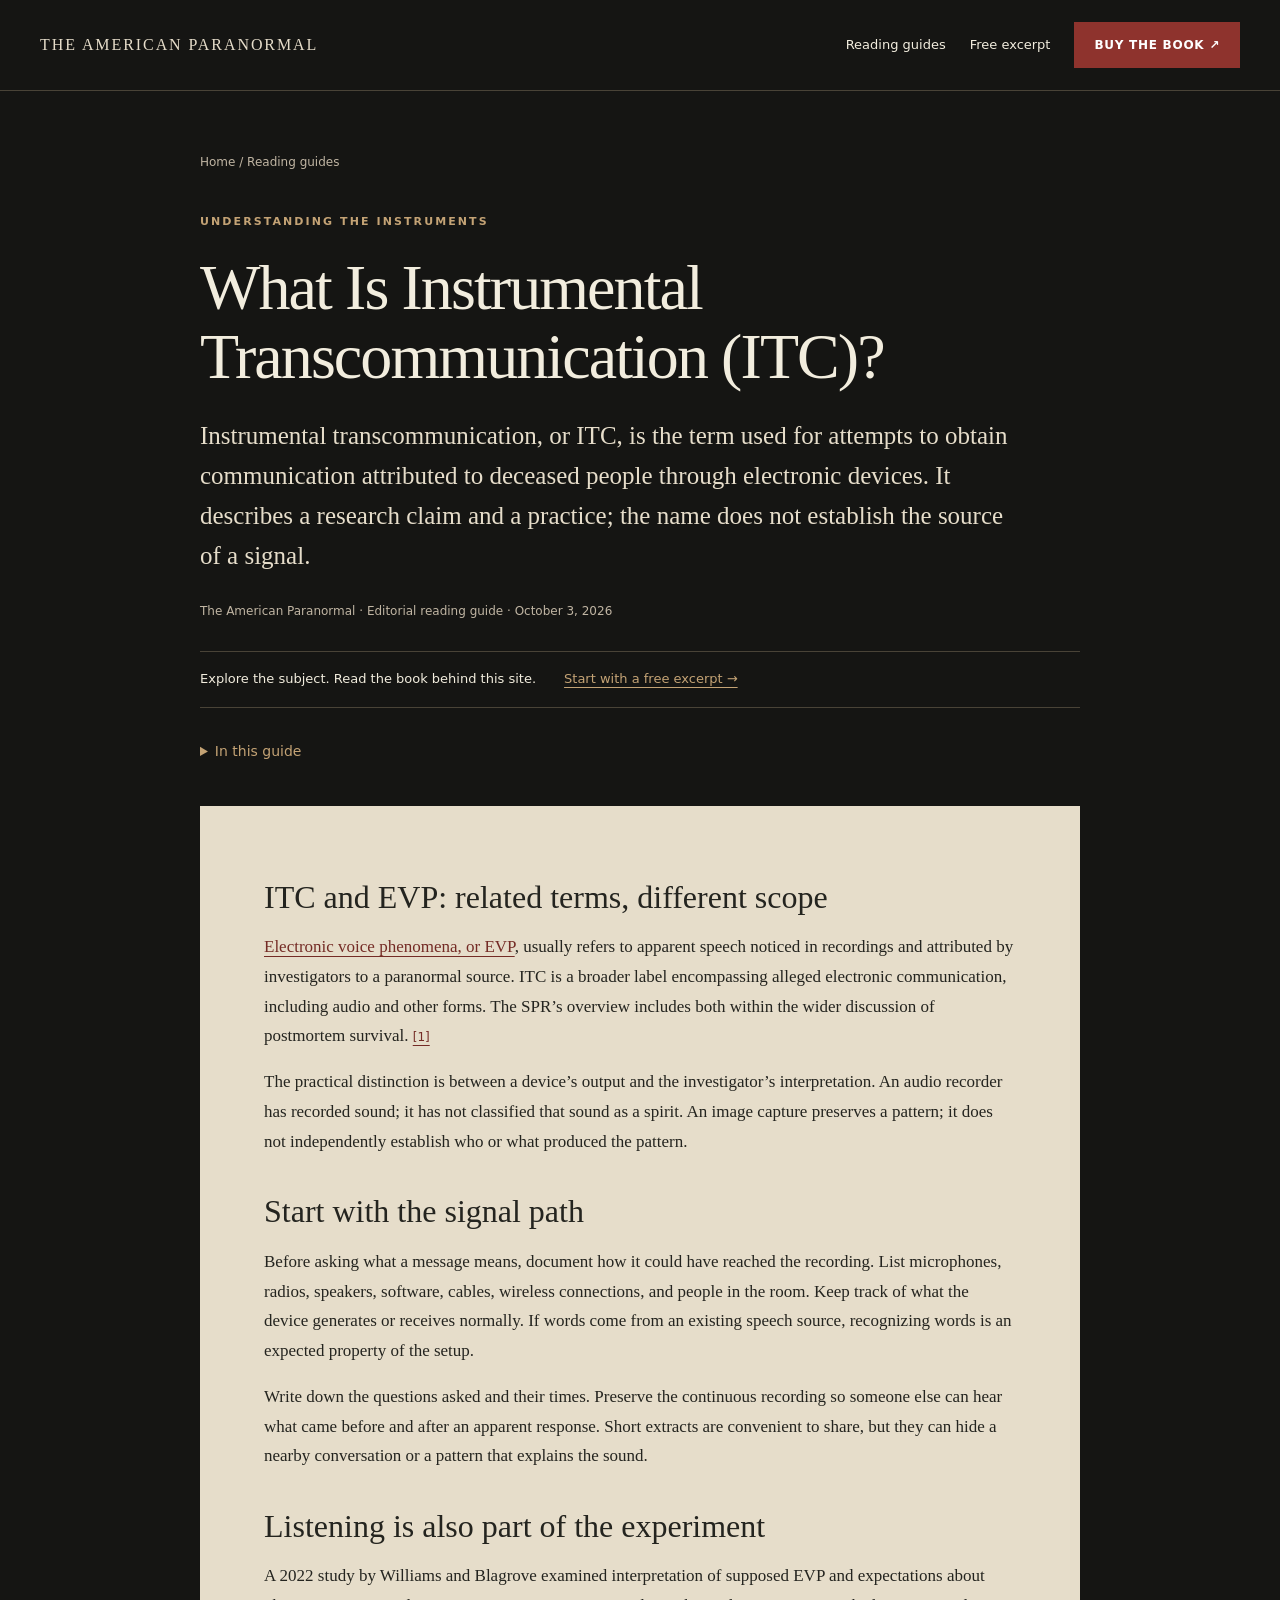
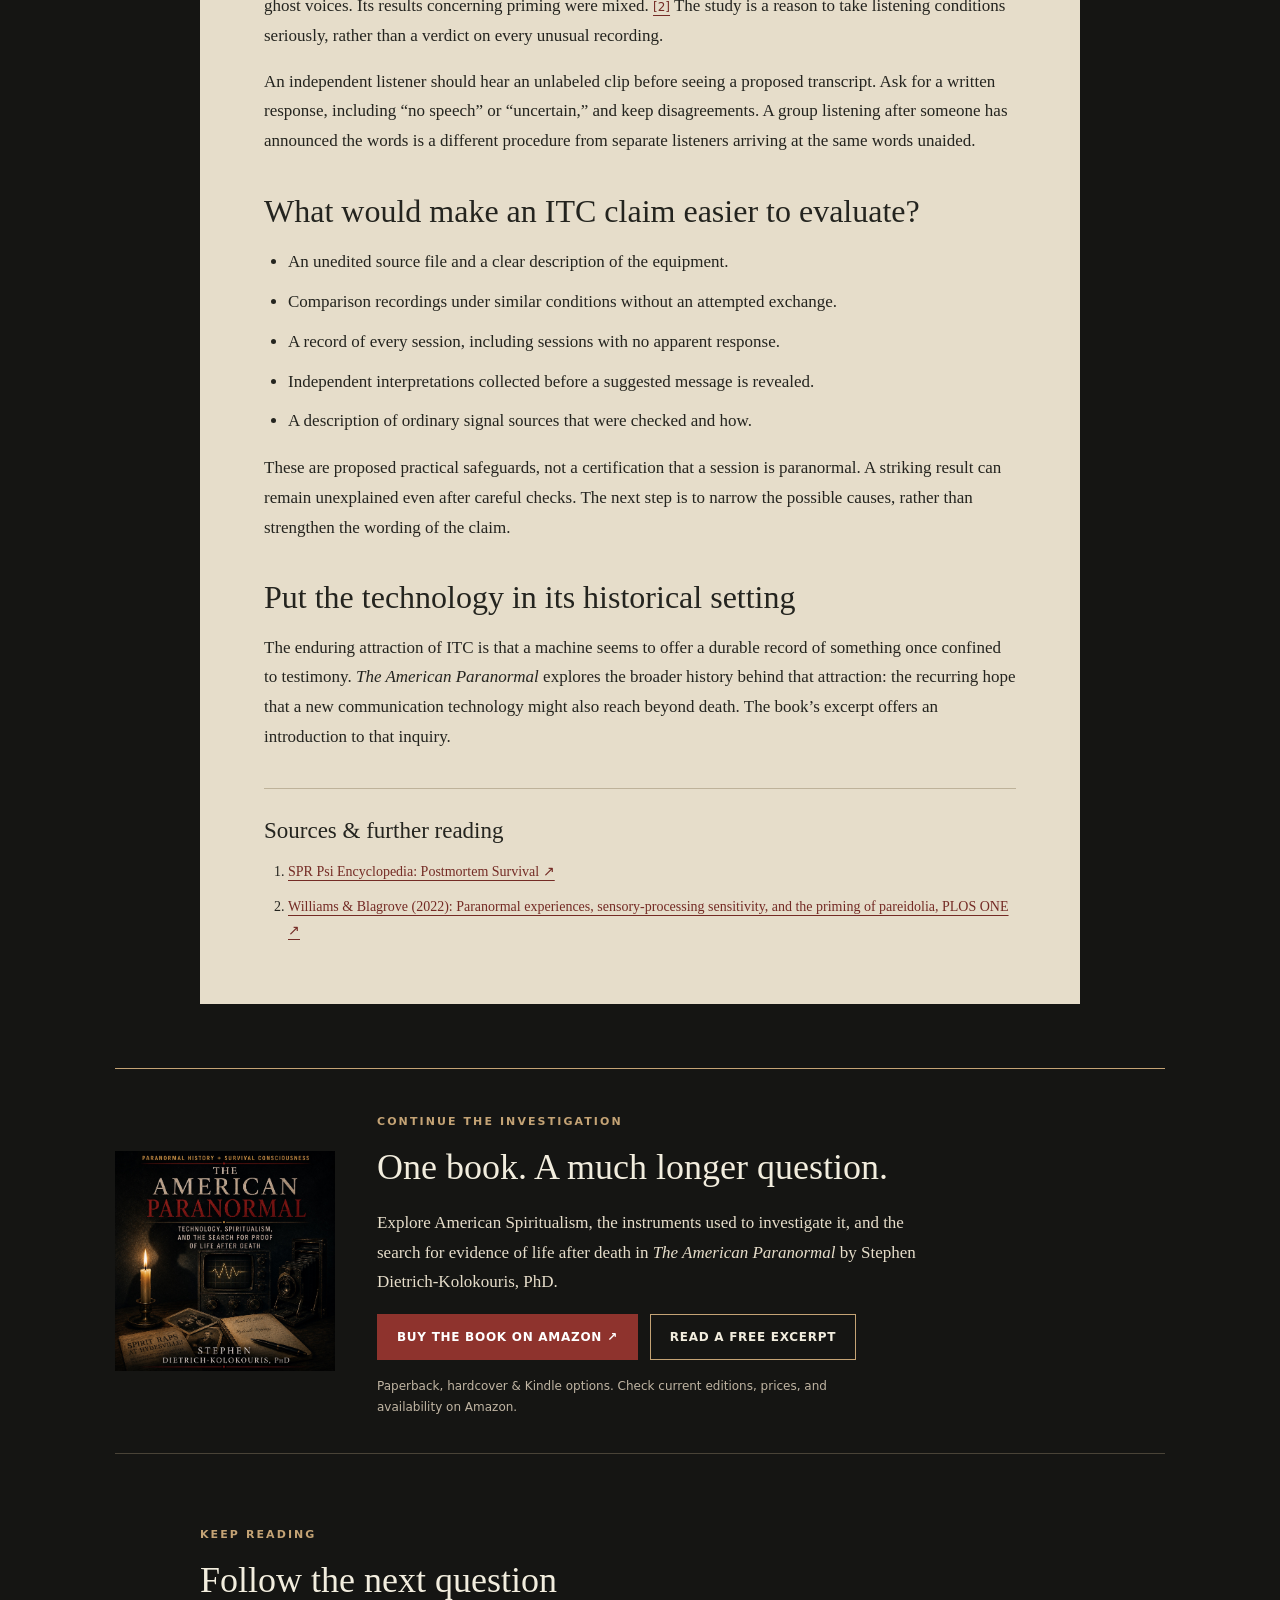
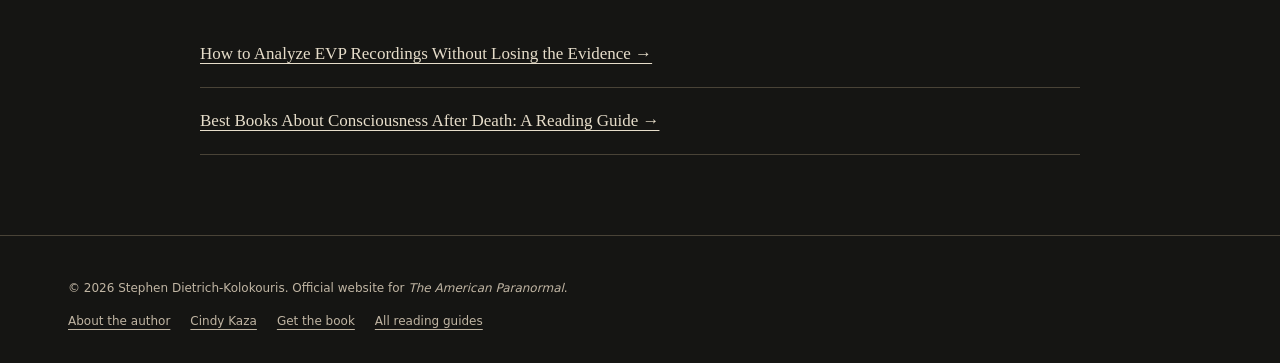
<file: guides/what-is-instrumental-transcommunication.html>
<!DOCTYPE html>
<html lang="en"><head><meta charset="utf-8"/><meta content="width=device-width,initial-scale=1" name="viewport"/><title>What Is ITC? Instrumental Transcommunication Explained</title><meta content="An introduction to ITC, its relationship to EVP, and the controls needed when interpreting alleged communication through electronic devices." name="description"/><meta content="index,follow,max-image-preview:large,max-snippet:-1,max-video-preview:-1" name="robots"/><link href="https://theamericanparanormal.com/guides/what-is-instrumental-transcommunication.html" rel="canonical"/><meta content="article" property="og:type"/><meta content="What Is ITC? Instrumental Transcommunication Explained" property="og:title"/><meta content="An introduction to ITC, its relationship to EVP, and the controls needed when interpreting alleged communication through electronic devices." property="og:description"/><meta content="https://theamericanparanormal.com/guides/what-is-instrumental-transcommunication.html" property="og:url"/><meta content="The American Paranormal" property="og:site_name"/><meta content="https://theamericanparanormal.com/assets/editorial/american-paranormal-cover.jpg" property="og:image"/><meta content="The American Paranormal book cover" property="og:image:alt"/><meta content="summary_large_image" name="twitter:card"/><meta content="#151513" name="theme-color"/><link href="../assets/editorial/guides.css" rel="stylesheet"/><script type="application/ld+json">[{"@context":"https://schema.org","@type":"Article","headline":"What Is Instrumental Transcommunication (ITC)?","description":"An introduction to ITC, its relationship to EVP, and the controls needed when interpreting alleged communication through electronic devices.","mainEntityOfPage":"https://theamericanparanormal.com/guides/what-is-instrumental-transcommunication.html","datePublished":"2026-10-03","dateModified":"2026-10-03","inLanguage":"en","author":{"@type":"Organization","name":"The American Paranormal","url":"https://theamericanparanormal.com/","@id":"https://theamericanparanormal.com/#publisher"},"publisher":{"@type":"Organization","name":"The American Paranormal","url":"https://theamericanparanormal.com/","@id":"https://theamericanparanormal.com/#publisher"},"image":"https://theamericanparanormal.com/assets/editorial/american-paranormal-cover.jpg","@id":"https://theamericanparanormal.com/guides/what-is-instrumental-transcommunication.html#article","url":"https://theamericanparanormal.com/guides/what-is-instrumental-transcommunication.html","isPartOf":{"@id":"https://theamericanparanormal.com/guides/#webpage"},"isAccessibleForFree":true,"citation":["https://psi-encyclopedia.spr.ac.uk/articles/postmortem-survival/","https://journals.plos.org/plosone/article?id=10.1371/journal.pone.0274595"],"mentions":{"@type":"Book","@id":"https://theamericanparanormal.com/#book","name":"The American Paranormal","author":{"@type":"Person","name":"Stephen Dietrich-Kolokouris, PhD"}}},{"@context":"https://schema.org","@type":"BreadcrumbList","itemListElement":[{"@type":"ListItem","position":1,"name":"Home","item":"https://theamericanparanormal.com/"},{"@type":"ListItem","position":2,"name":"Reading guides","item":"https://theamericanparanormal.com/guides/"},{"@type":"ListItem","position":3,"name":"What Is Instrumental Transcommunication (ITC)?","item":"https://theamericanparanormal.com/guides/what-is-instrumental-transcommunication.html"}]}]</script><meta content="What Is ITC? Instrumental Transcommunication Explained" name="twitter:title"/><meta content="An introduction to ITC, its relationship to EVP, and the controls needed when interpreting alleged communication through electronic devices." name="twitter:description"/><meta content="https://theamericanparanormal.com/assets/editorial/american-paranormal-cover.jpg" name="twitter:image"/><meta content="The American Paranormal book cover" name="twitter:image:alt"/><meta content="en_US" property="og:locale"/></head><body><a class="skip-link" href="#main">Skip to content</a><header class="guide-nav"><a class="brand" href="../">The American Paranormal</a><nav aria-label="Main navigation"><a href="./">Reading guides</a><a href="../#excerpt">Free excerpt</a><a class="button primary" href="https://a.co/d/0gmGH7Vk" rel="noopener noreferrer" target="_blank">Buy the book ↗</a></nav></header><main id="main"><article><header class="article-header"><nav aria-label="Breadcrumb" class="breadcrumbs"><a href="../">Home</a> / <a href="./">Reading guides</a></nav><span class="kicker">Understanding the instruments</span><h1>What Is Instrumental Transcommunication (ITC)?</h1><p class="intro">Instrumental transcommunication, or ITC, is the term used for attempts to obtain communication attributed to deceased people through electronic devices. It describes a research claim and a practice; the name does not establish the source of a signal.</p><p class="byline">The American Paranormal · Editorial reading guide · <time datetime="2026-10-03">October 3, 2026</time></p><div class="article-start"><span>Explore the subject. Read the book behind this site.</span><a href="../#excerpt">Start with a free excerpt →</a></div><nav aria-label="Article contents" class="article-toc"><details><summary>In this guide</summary><ol><li><a href="#itc-and-evp-related-terms-different-scope">ITC and EVP: related terms, different scope</a></li><li><a href="#start-with-the-signal-path">Start with the signal path</a></li><li><a href="#listening-is-also-part-of-the-experiment">Listening is also part of the experiment</a></li><li><a href="#what-would-make-an-itc-claim-easier-to-evaluate">What would make an ITC claim easier to evaluate?</a></li><li><a href="#put-the-technology-in-its-historical-setting">Put the technology in its historical setting</a></li></ol></details></nav></header><div class="article-body">
<h2 id="itc-and-evp-related-terms-different-scope">ITC and EVP: related terms, different scope</h2>
<p><a href="how-to-analyze-evp-recordings.html">Electronic voice phenomena, or EVP</a>, usually refers to apparent speech noticed in recordings and attributed by investigators to a paranormal source. ITC is a broader label encompassing alleged electronic communication, including audio and other forms. The SPR’s overview includes both within the wider discussion of postmortem survival. <a href="#source-1">[1]</a></p>
<p>The practical distinction is between a device’s output and the investigator’s interpretation. An audio recorder has recorded sound; it has not classified that sound as a spirit. An image capture preserves a pattern; it does not independently establish who or what produced the pattern.</p>
<h2 id="start-with-the-signal-path">Start with the signal path</h2>
<p>Before asking what a message means, document how it could have reached the recording. List microphones, radios, speakers, software, cables, wireless connections, and people in the room. Keep track of what the device generates or receives normally. If words come from an existing speech source, recognizing words is an expected property of the setup.</p>
<p>Write down the questions asked and their times. Preserve the continuous recording so someone else can hear what came before and after an apparent response. Short extracts are convenient to share, but they can hide a nearby conversation or a pattern that explains the sound.</p>
<h2 id="listening-is-also-part-of-the-experiment">Listening is also part of the experiment</h2>
<p>A 2022 study by Williams and Blagrove examined interpretation of supposed EVP and expectations about ghost voices. Its results concerning priming were mixed. <a href="#source-2">[2]</a> The study is a reason to take listening conditions seriously, rather than a verdict on every unusual recording.</p>
<p>An independent listener should hear an unlabeled clip before seeing a proposed transcript. Ask for a written response, including “no speech” or “uncertain,” and keep disagreements. A group listening after someone has announced the words is a different procedure from separate listeners arriving at the same words unaided.</p>
<h2 id="what-would-make-an-itc-claim-easier-to-evaluate">What would make an ITC claim easier to evaluate?</h2>
<ul><li>An unedited source file and a clear description of the equipment.</li><li>Comparison recordings under similar conditions without an attempted exchange.</li><li>A record of every session, including sessions with no apparent response.</li><li>Independent interpretations collected before a suggested message is revealed.</li><li>A description of ordinary signal sources that were checked and how.</li></ul>
<p>These are proposed practical safeguards, not a certification that a session is paranormal. A striking result can remain unexplained even after careful checks. The next step is to narrow the possible causes, rather than strengthen the wording of the claim.</p>
<h2 id="put-the-technology-in-its-historical-setting">Put the technology in its historical setting</h2>
<p>The enduring attraction of ITC is that a machine seems to offer a durable record of something once confined to testimony. <em>The American Paranormal</em> explores the broader history behind that attraction: the recurring hope that a new communication technology might also reach beyond death. The book’s excerpt offers an introduction to that inquiry.</p>
<section aria-label="Sources" class="sources"><h2>Sources &amp; further reading</h2><ol><li id="source-1"><a href="https://psi-encyclopedia.spr.ac.uk/articles/postmortem-survival/" rel="noopener noreferrer" target="_blank">SPR Psi Encyclopedia: Postmortem Survival ↗</a></li><li id="source-2"><a href="https://journals.plos.org/plosone/article?id=10.1371/journal.pone.0274595" rel="noopener noreferrer" target="_blank">Williams &amp; Blagrove (2022): Paranormal experiences, sensory-processing sensitivity, and the priming of pareidolia, PLOS ONE ↗</a></li></ol></section></div></article><aside aria-label="Explore the book" class="article-book"><img alt="The American Paranormal book cover" height="1254" loading="lazy" src="../assets/editorial/american-paranormal-cover.jpg" width="1254"/><div><span class="kicker">Continue the investigation</span><h2>One book. A much longer question.</h2><p>Explore American Spiritualism, the instruments used to investigate it, and the search for evidence of life after death in <em>The American Paranormal</em> by Stephen Dietrich-Kolokouris, PhD.</p><div class="actions"><a class="button primary" href="https://a.co/d/0gmGH7Vk" rel="noopener noreferrer" target="_blank">Buy the book on Amazon ↗</a><a class="button" href="../#excerpt">Read a free excerpt</a></div><p class="purchase-note">Paperback, hardcover &amp; Kindle options. Check current editions, prices, and availability on Amazon.</p></div></aside><section class="related"><span class="kicker">Keep reading</span><h2>Follow the next question</h2><a href="how-to-analyze-evp-recordings.html">How to Analyze EVP Recordings Without Losing the Evidence →</a><a href="best-books-about-consciousness-after-death.html">Best Books About Consciousness After Death: A Reading Guide →</a></section></main><footer class="guide-footer"><p>© 2026 Stephen Dietrich-Kolokouris. Official website for <em>The American Paranormal</em>.</p><nav aria-label="Footer"><a href="../#author">About the author</a><a href="../#collaboration">Cindy Kaza</a><a href="../#buy">Get the book</a><a href="./">All reading guides</a></nav></footer></body></html>
</file>
<file: assets/editorial/guides.css>
:root{--ink:#151513;--paper:#e6ddca;--light:#f2edde;--brass:#c4a375;--red:#8e332d;--muted:#c0b5a3;--line:#494337}
*{box-sizing:border-box}html{scroll-behavior:smooth;scroll-padding-top:110px}body{margin:0;background:var(--ink);color:var(--light);font:17px/1.75 Georgia,'Times New Roman',serif}a{color:inherit;text-underline-offset:4px}img{max-width:100%;height:auto;display:block}button,a{touch-action:manipulation}a:focus-visible,summary:focus-visible{outline:3px solid var(--brass);outline-offset:5px}.skip-link{position:absolute;left:16px;top:-100px;padding:10px;background:var(--paper);color:var(--ink);z-index:10}.skip-link:focus{top:10px}
.guide-nav{border-bottom:1px solid var(--line);padding:22px max(24px,calc((100vw - 1200px)/2));display:flex;align-items:center;justify-content:space-between;gap:24px;background:var(--ink)}.brand{font-size:16px;text-transform:uppercase;letter-spacing:.12em;text-decoration:none;color:var(--paper);line-height:1.3}.guide-nav nav{display:flex;gap:24px;align-items:center;flex-shrink:0;font:13px/1.4 system-ui,sans-serif}.guide-nav nav>a:not(.button){text-decoration:none}.button{display:inline-block;padding:13px 19px;border:1px solid var(--brass);font:600 12px/1.5 system-ui,sans-serif;letter-spacing:.06em;text-transform:uppercase;text-decoration:none;color:var(--light)}.button.primary{background:var(--red);border-color:var(--red);color:#fff}.button:hover{background:#42382b}.button.primary:hover{background:#a23c35}.kicker{font:600 11px/1.7 system-ui,sans-serif;text-transform:uppercase;letter-spacing:.19em;color:var(--brass)}
main{max-width:1200px;margin:auto;padding:0 28px}.article-header{padding:62px 0 34px;max-width:880px;margin:auto}.breadcrumbs{font:12px/1.5 system-ui,sans-serif;color:var(--muted);margin:0 0 34px}.breadcrumbs a{text-decoration:none}.article-header h1,.hub-header h1{font-weight:400;font-size:clamp(36px,5vw,64px);line-height:1.08;letter-spacing:-.03em;margin:18px 0 24px;max-width:24ch}.intro{font-size:clamp(20px,2.1vw,25px);line-height:1.6;color:var(--paper);max-width:65ch}.byline{font:12px/1.6 system-ui,sans-serif;color:var(--muted);margin-top:26px}.article-start{border-top:1px solid var(--line);border-bottom:1px solid var(--line);padding:17px 0;margin-top:30px;display:flex;flex-wrap:wrap;gap:10px 28px;font:13px/1.6 system-ui,sans-serif}.article-start a{color:var(--brass)}
.article-body{background:var(--paper);color:#24241f;margin:0 auto 64px;max-width:880px;padding:36px 64px 46px}.article-body h2{font-size:clamp(25px,2.6vw,32px);font-weight:400;line-height:1.2;margin:36px 0 16px}.article-body p{margin:16px 0}.article-body ul,.article-body ol{padding-left:24px}.article-body li{margin:10px 0}.article-body a{color:#742b25}.article-body a[href^="#source-"]{font:12px system-ui,sans-serif;white-space:nowrap}.editorial-disclosure{border-left:3px solid #8e332d;padding-left:18px;font-size:15px}.sources{border-top:1px solid #beb29a;margin-top:36px;padding-top:8px;font-size:14px;overflow-wrap:anywhere}.sources h2{font-size:23px;margin-top:20px}.sources li{scroll-margin-top:30px}
.article-book{max-width:1050px;margin:64px auto;padding:36px 0;border-top:1px solid var(--brass);border-bottom:1px solid var(--line);display:grid;grid-template-columns:220px 1fr;gap:42px;align-items:center}.article-book h2,.related h2{font-size:36px;font-weight:400;line-height:1.15;margin:12px 0 20px}.article-book p{max-width:65ch;color:var(--paper)}.actions{display:flex;gap:12px;flex-wrap:wrap}.purchase-note{font:12px/1.7 system-ui,sans-serif;color:var(--muted)!important;margin:16px 0 0}.related{max-width:880px;margin:0 auto 80px}.related>a{display:block;padding:18px 0;border-bottom:1px solid var(--line);color:var(--paper)}.guide-footer{border-top:1px solid var(--line);padding:30px max(28px,calc((100vw - 1144px)/2));font:12px/1.8 system-ui,sans-serif;color:var(--muted)}.guide-footer nav{display:flex;flex-wrap:wrap;gap:20px}.hub-header{padding:62px 0 34px;max-width:1000px}.guide-grid{display:grid;grid-template-columns:repeat(2,minmax(0,1fr));gap:0 36px}.guide-card{position:relative;text-decoration:none;display:block;border-top:1px solid var(--brass);border-bottom:1px solid var(--line);padding:27px 0 30px}.guide-card:last-child{grid-column:1/-1}.guide-number{float:right;font:42px/1 Georgia,serif;color:#6c5c43}.guide-label{font:600 10px/1.8 system-ui,sans-serif;letter-spacing:.13em;text-transform:uppercase;color:var(--brass)}.guide-card h3{font-weight:400;font-size:28px;line-height:1.15;margin:16px 0}.guide-card p{color:var(--muted);font-size:16px;max-width:58ch}.text-link{color:var(--brass);font:600 12px/1.5 system-ui,sans-serif}.guide-card:hover h3,.related>a:hover{color:var(--brass)}
@media(max-width:760px){.guide-nav{flex-wrap:wrap;padding:18px 22px;gap:16px}.guide-nav .brand{font-size:13px}.guide-nav nav{width:100%;justify-content:space-between;gap:10px;font-size:12px}.guide-nav .button{font-size:10px;padding:11px}.article-header,.hub-header{padding-top:32px}.breadcrumbs{margin-bottom:25px}.article-body{padding:18px 25px 28px;margin-inline:-8px}.article-book{grid-template-columns:110px 1fr;gap:22px;align-items:start;margin:40px 0}.article-book h2{font-size:28px}.article-book .actions{grid-column:1/-1}.article-book img{margin-top:6px}.article-book>div{min-width:0}.article-book p{font-size:16px}.guide-grid{grid-template-columns:1fr}.guide-card:last-child{grid-column:auto}.guide-card h3{font-size:26px}.related h2{font-size:28px}.guide-footer{padding:24px}.article-start{font-size:12px}main{padding:0 22px}}
@media(max-width:480px){.article-book{grid-template-columns:1fr}.article-book img{width:140px}.actions .button{width:100%;text-align:center}.article-header h1{font-size:36px}.guide-nav nav{gap:9px}.guide-nav nav>a:nth-child(2){max-width:50px}.intro{font-size:20px}.article-body{font-size:16px}.article-body h2{font-size:25px}}
@media(prefers-reduced-motion:reduce){html{scroll-behavior:auto}}

.article-toc{margin:24px 0 0;font:14px/1.7 system-ui,sans-serif;color:var(--paper)}.article-toc summary{cursor:pointer;color:var(--brass);padding:8px 0}.article-toc ol{padding-left:22px}.article-toc li{padding:4px 0}.article-body h2{scroll-margin-top:30px}
</file>
